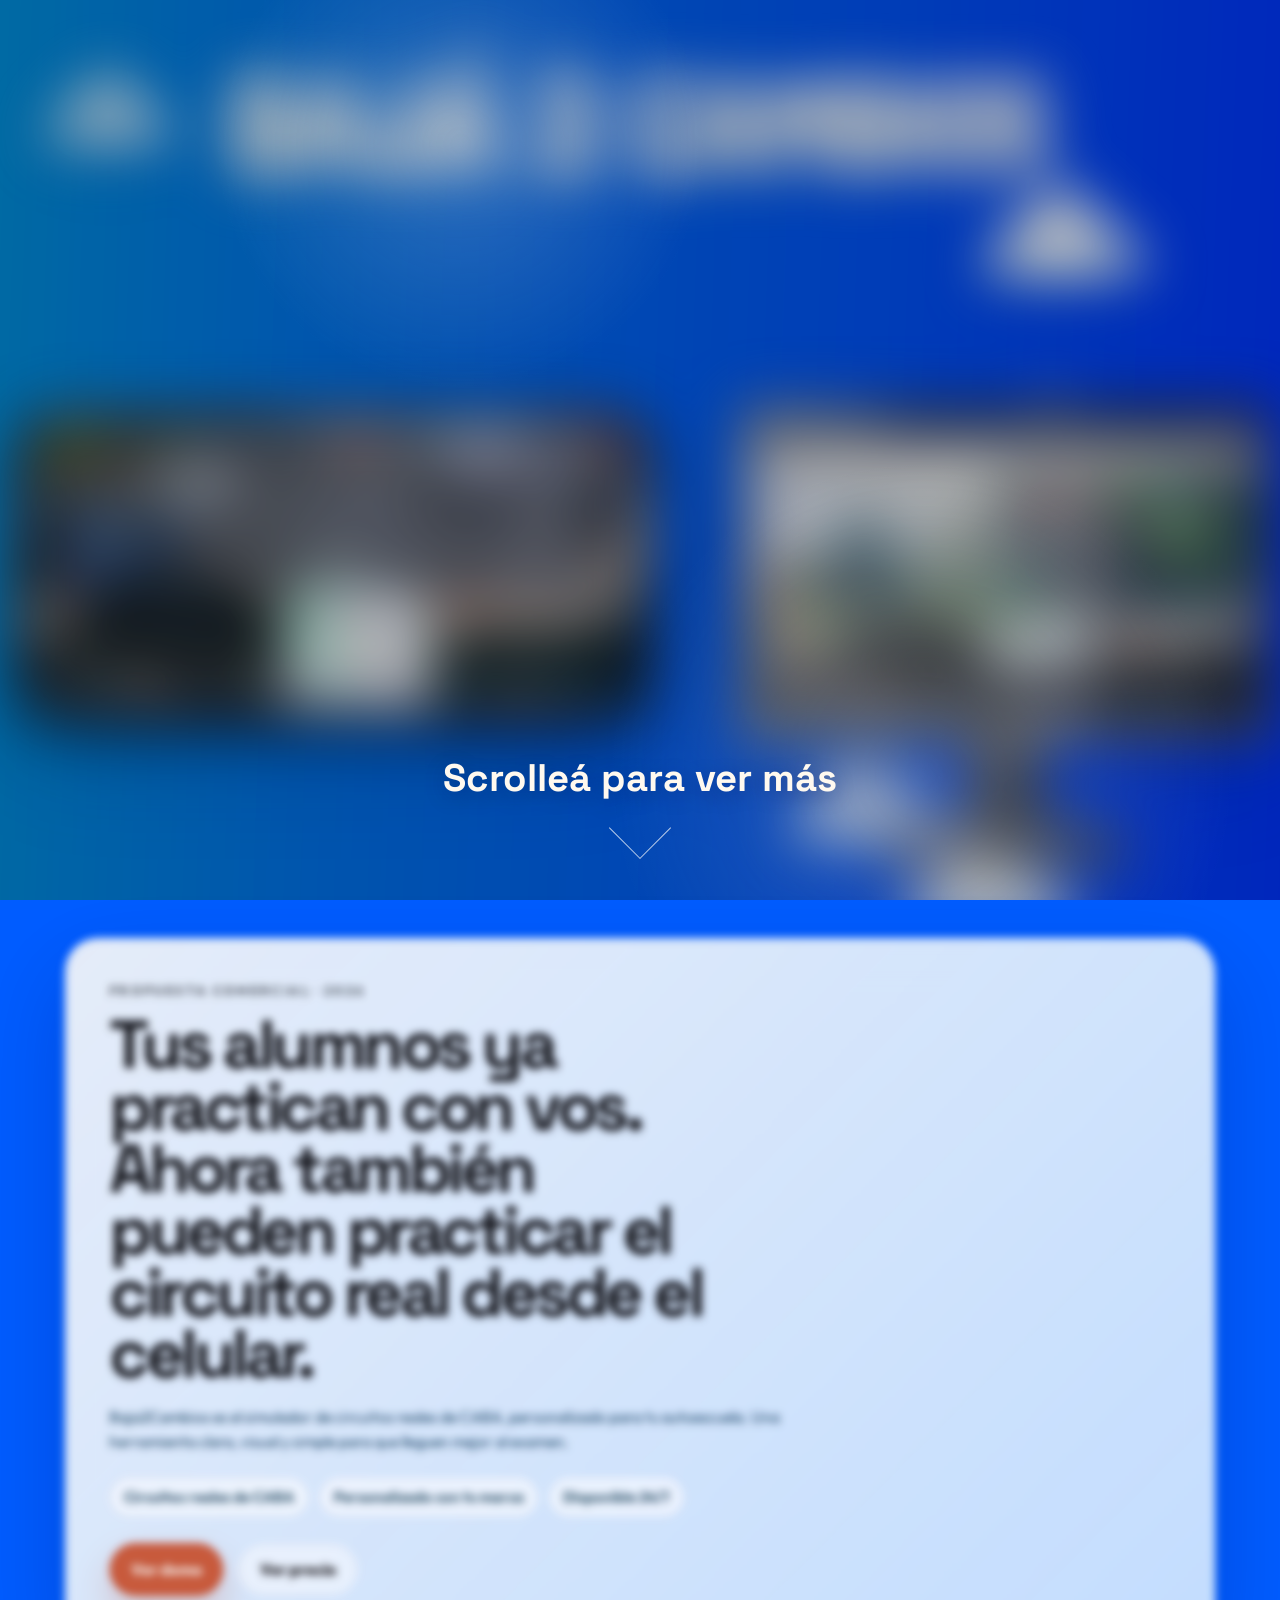
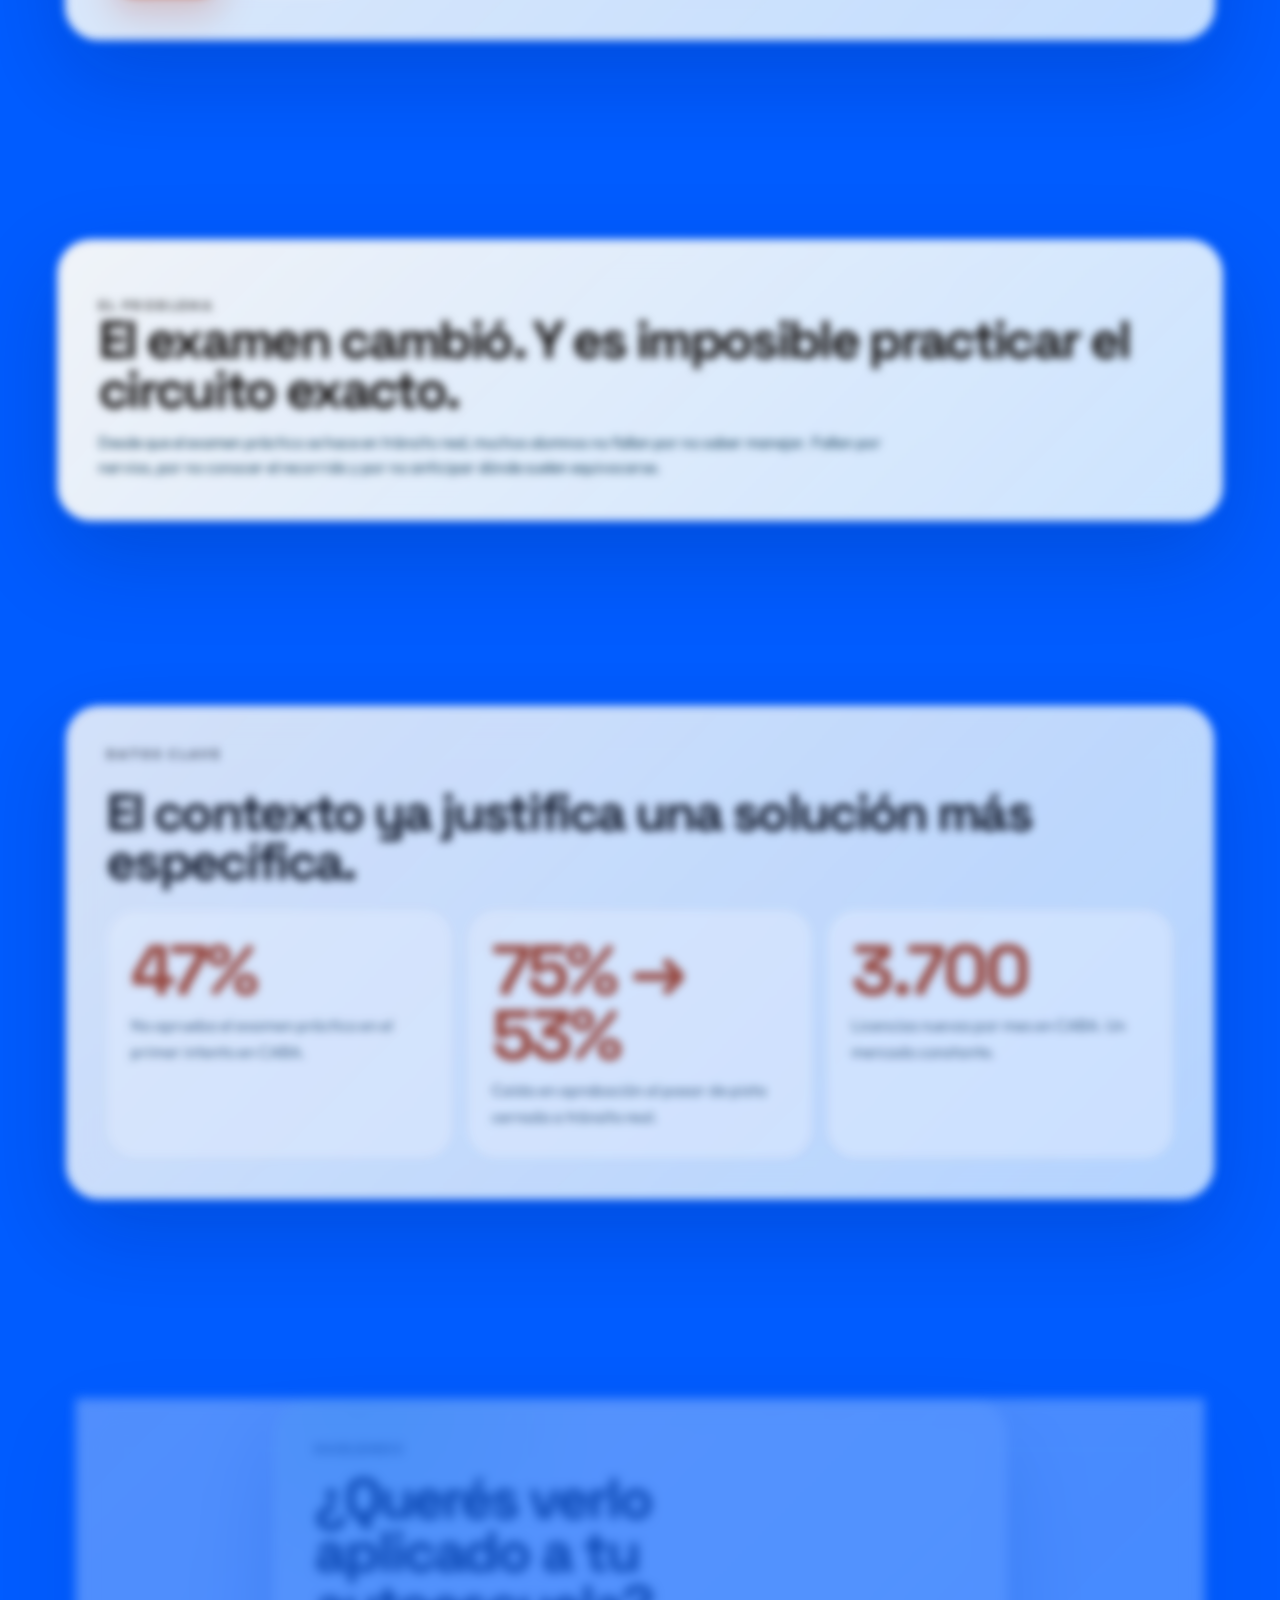
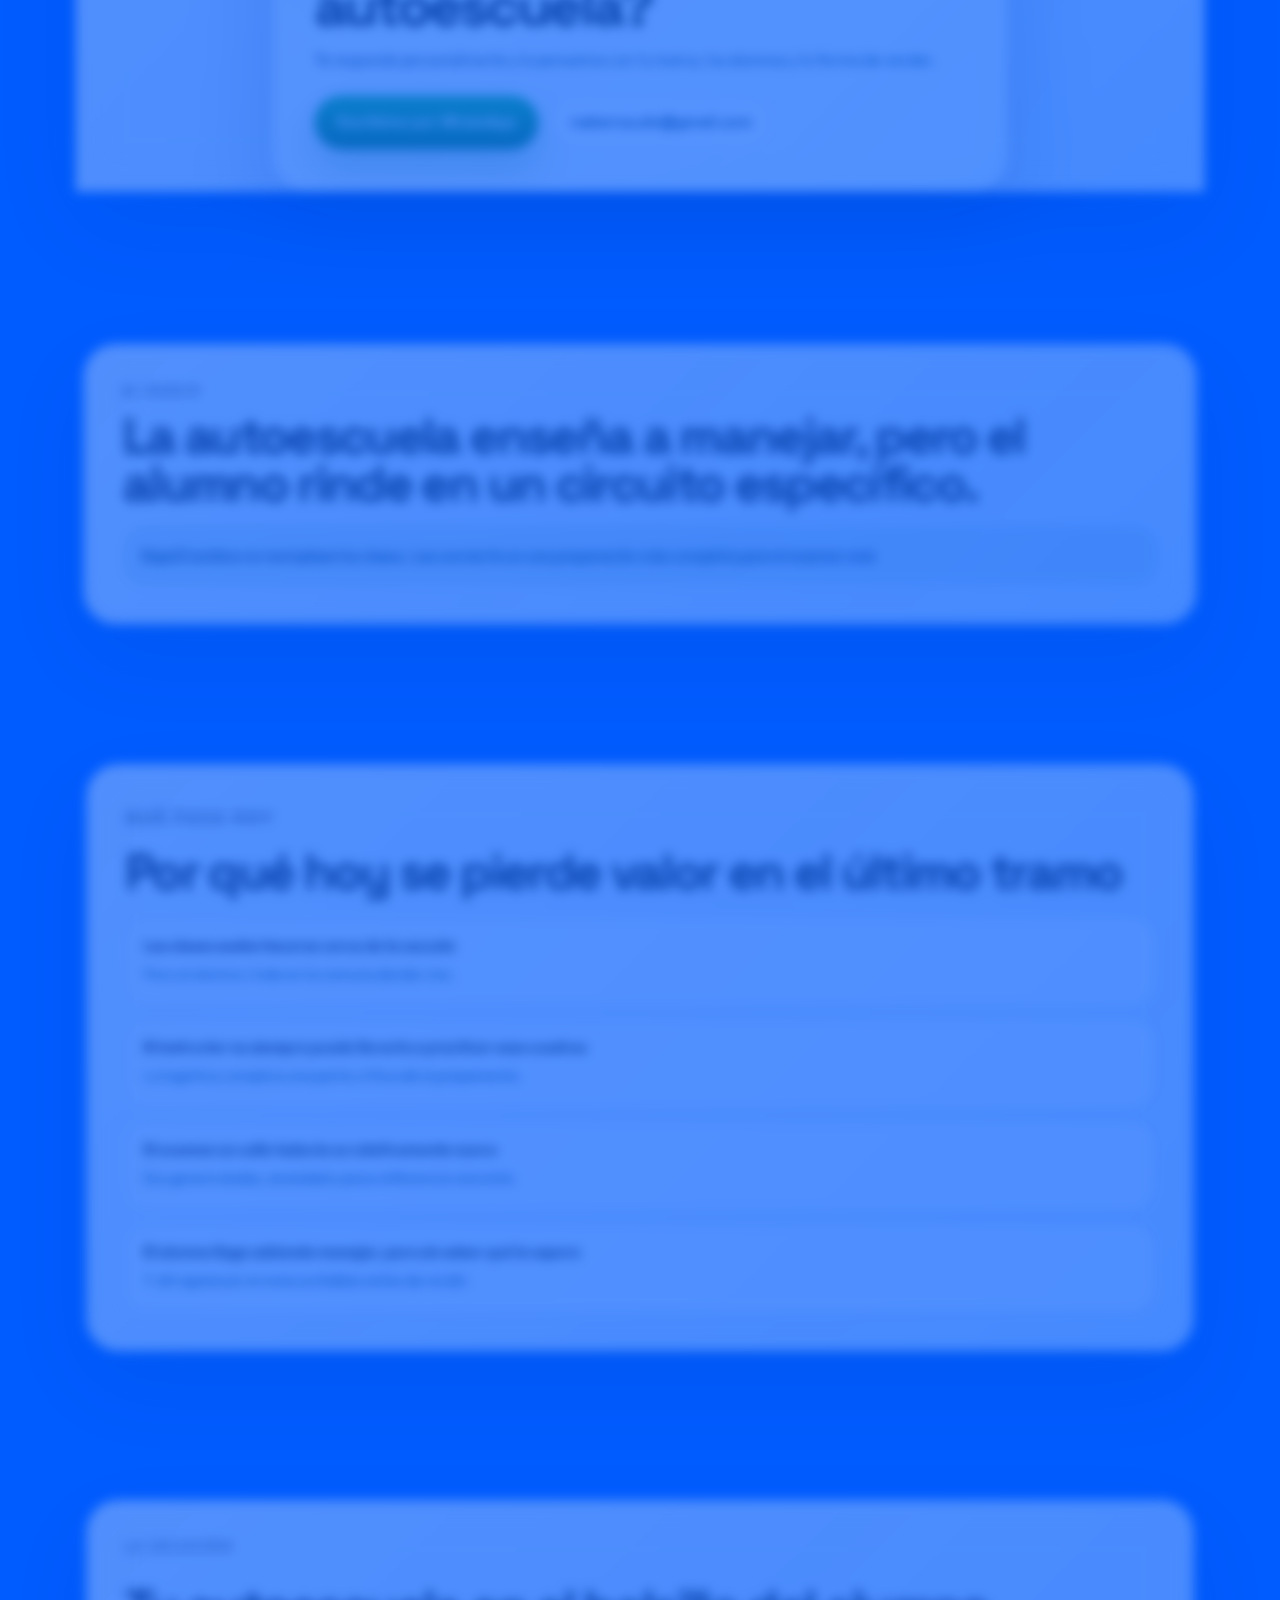
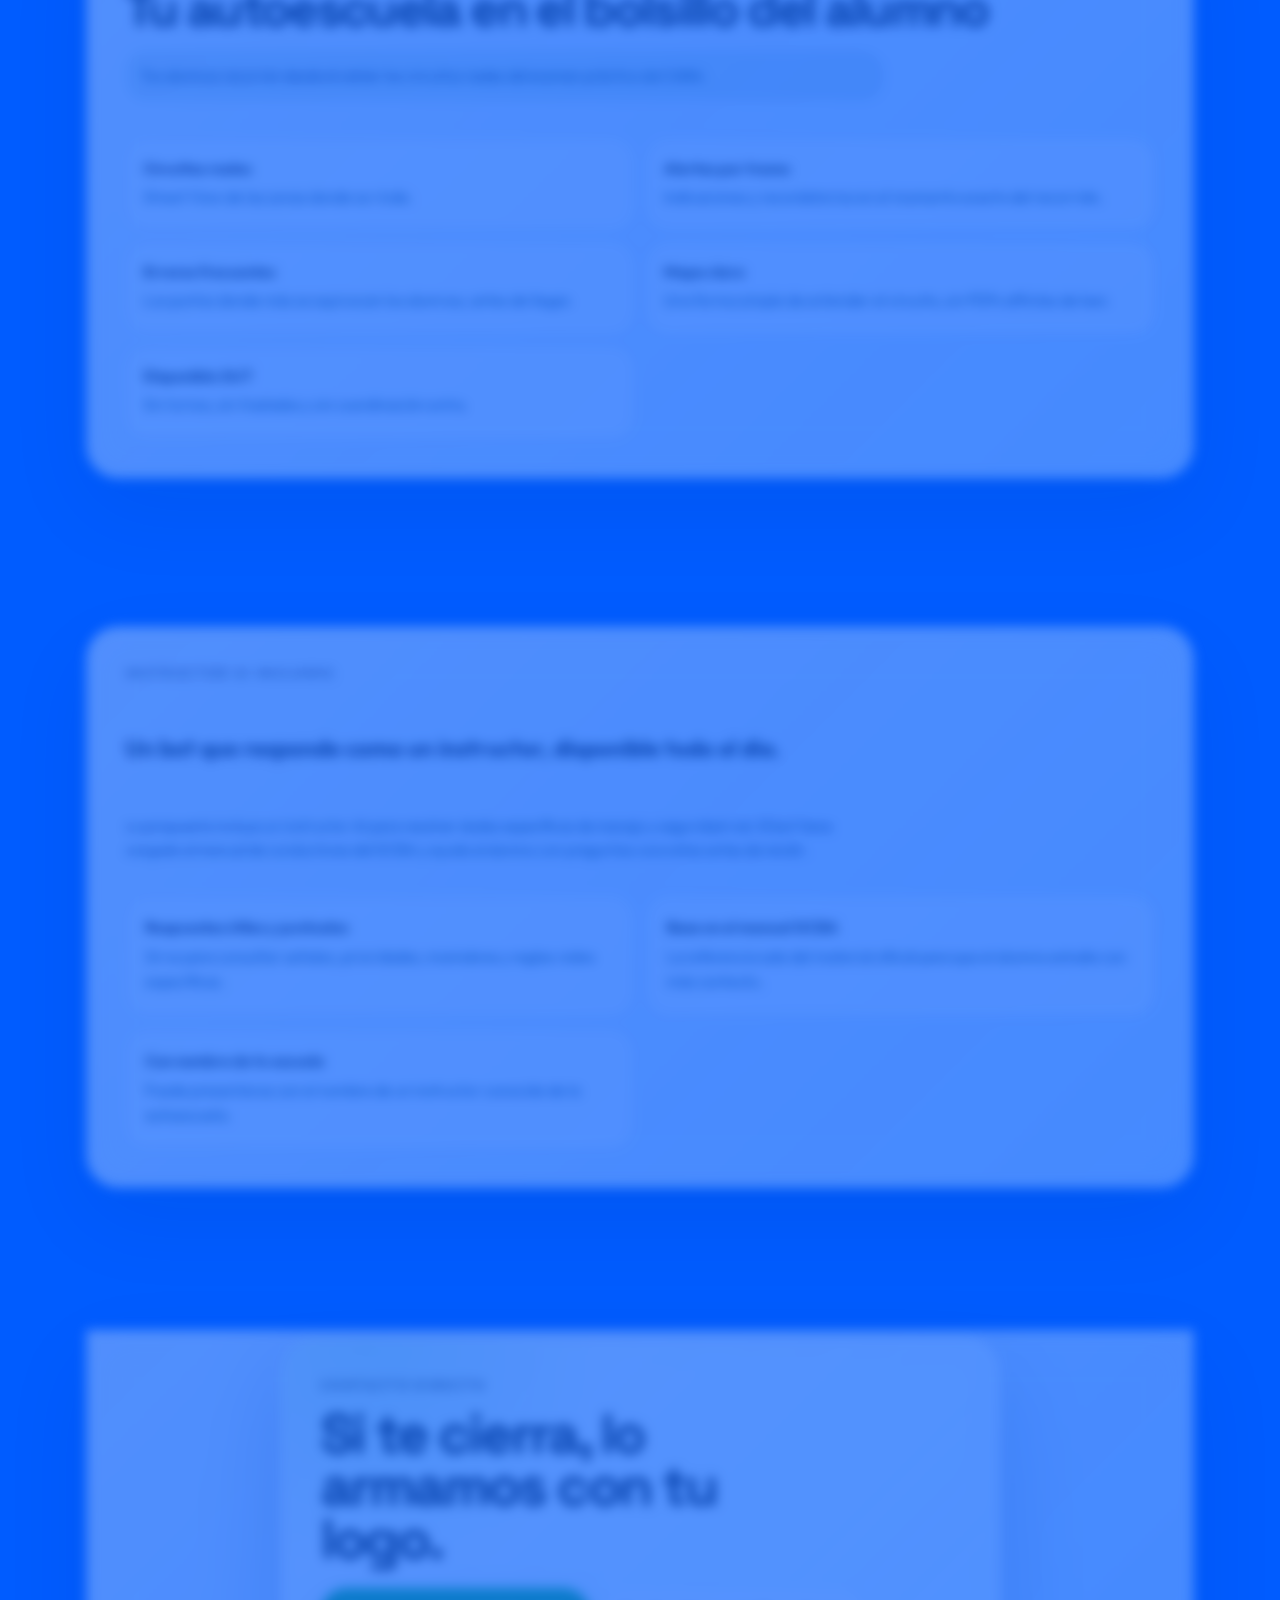
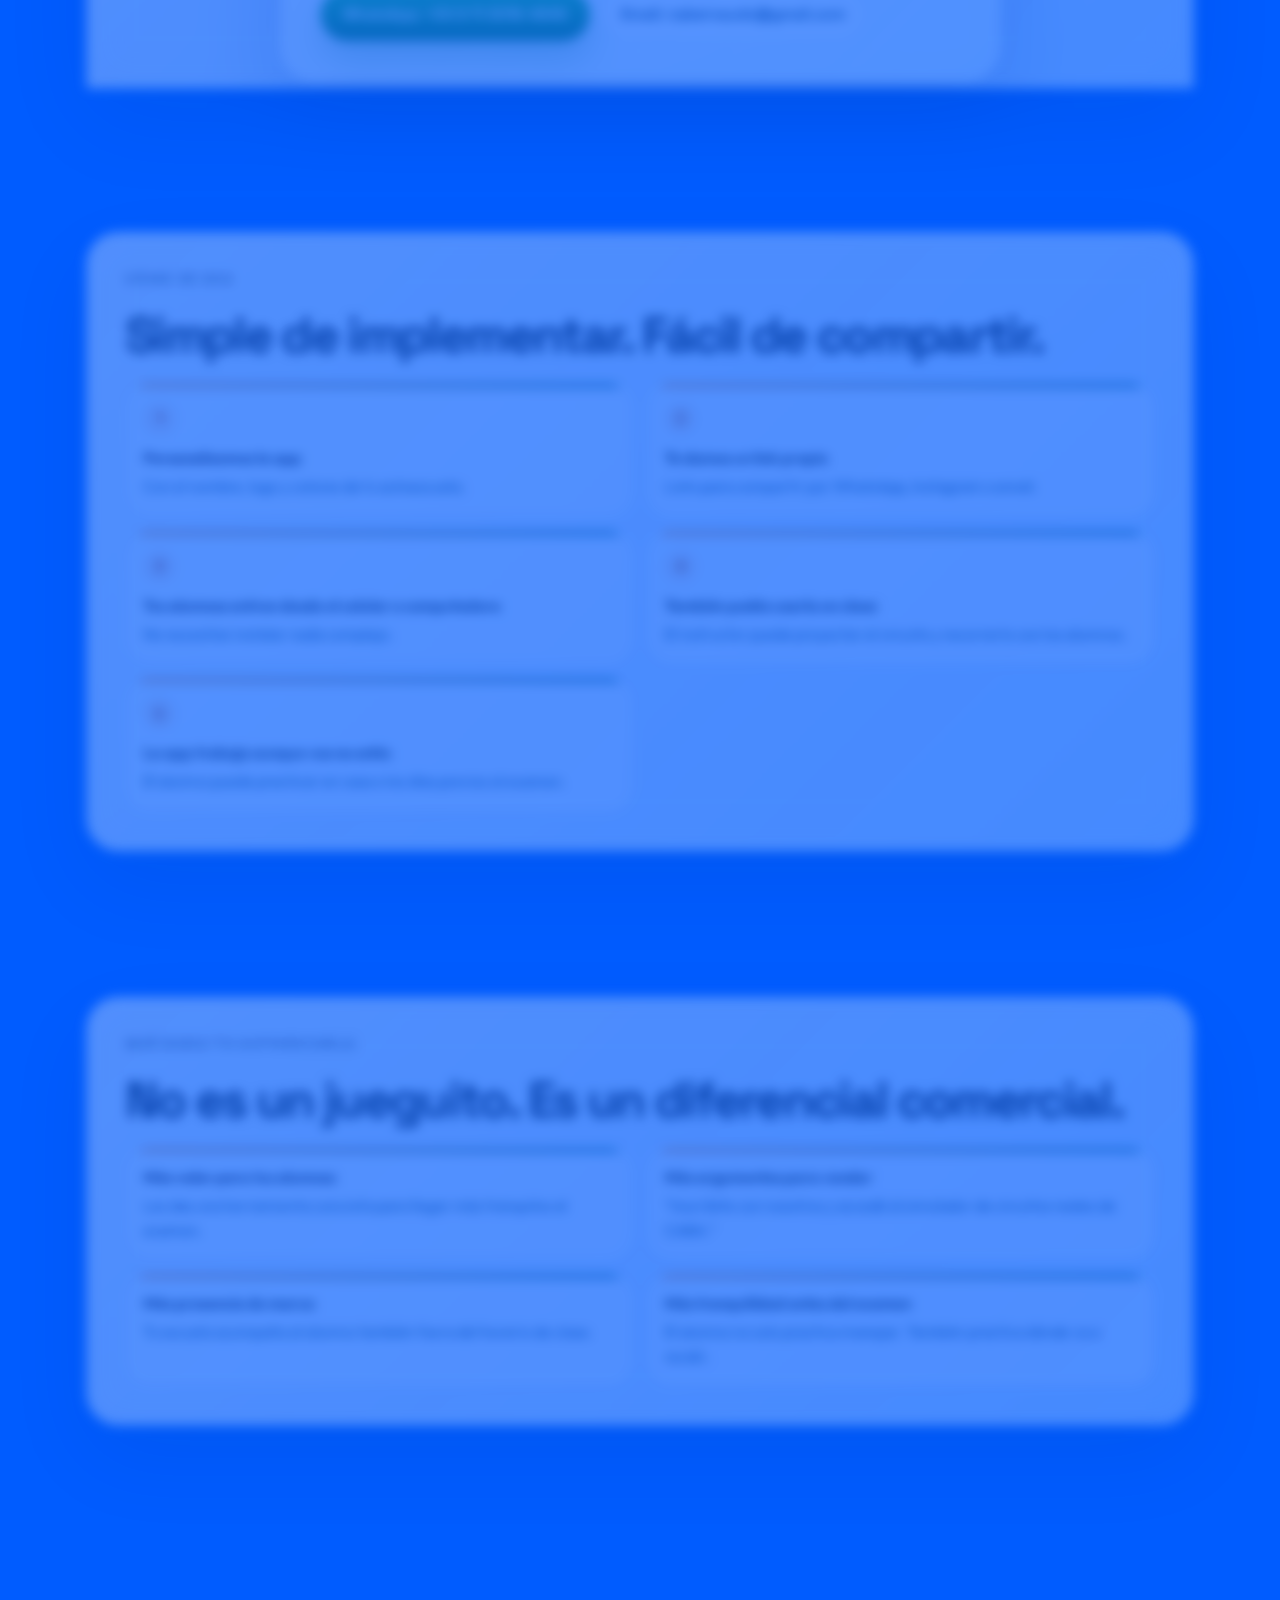
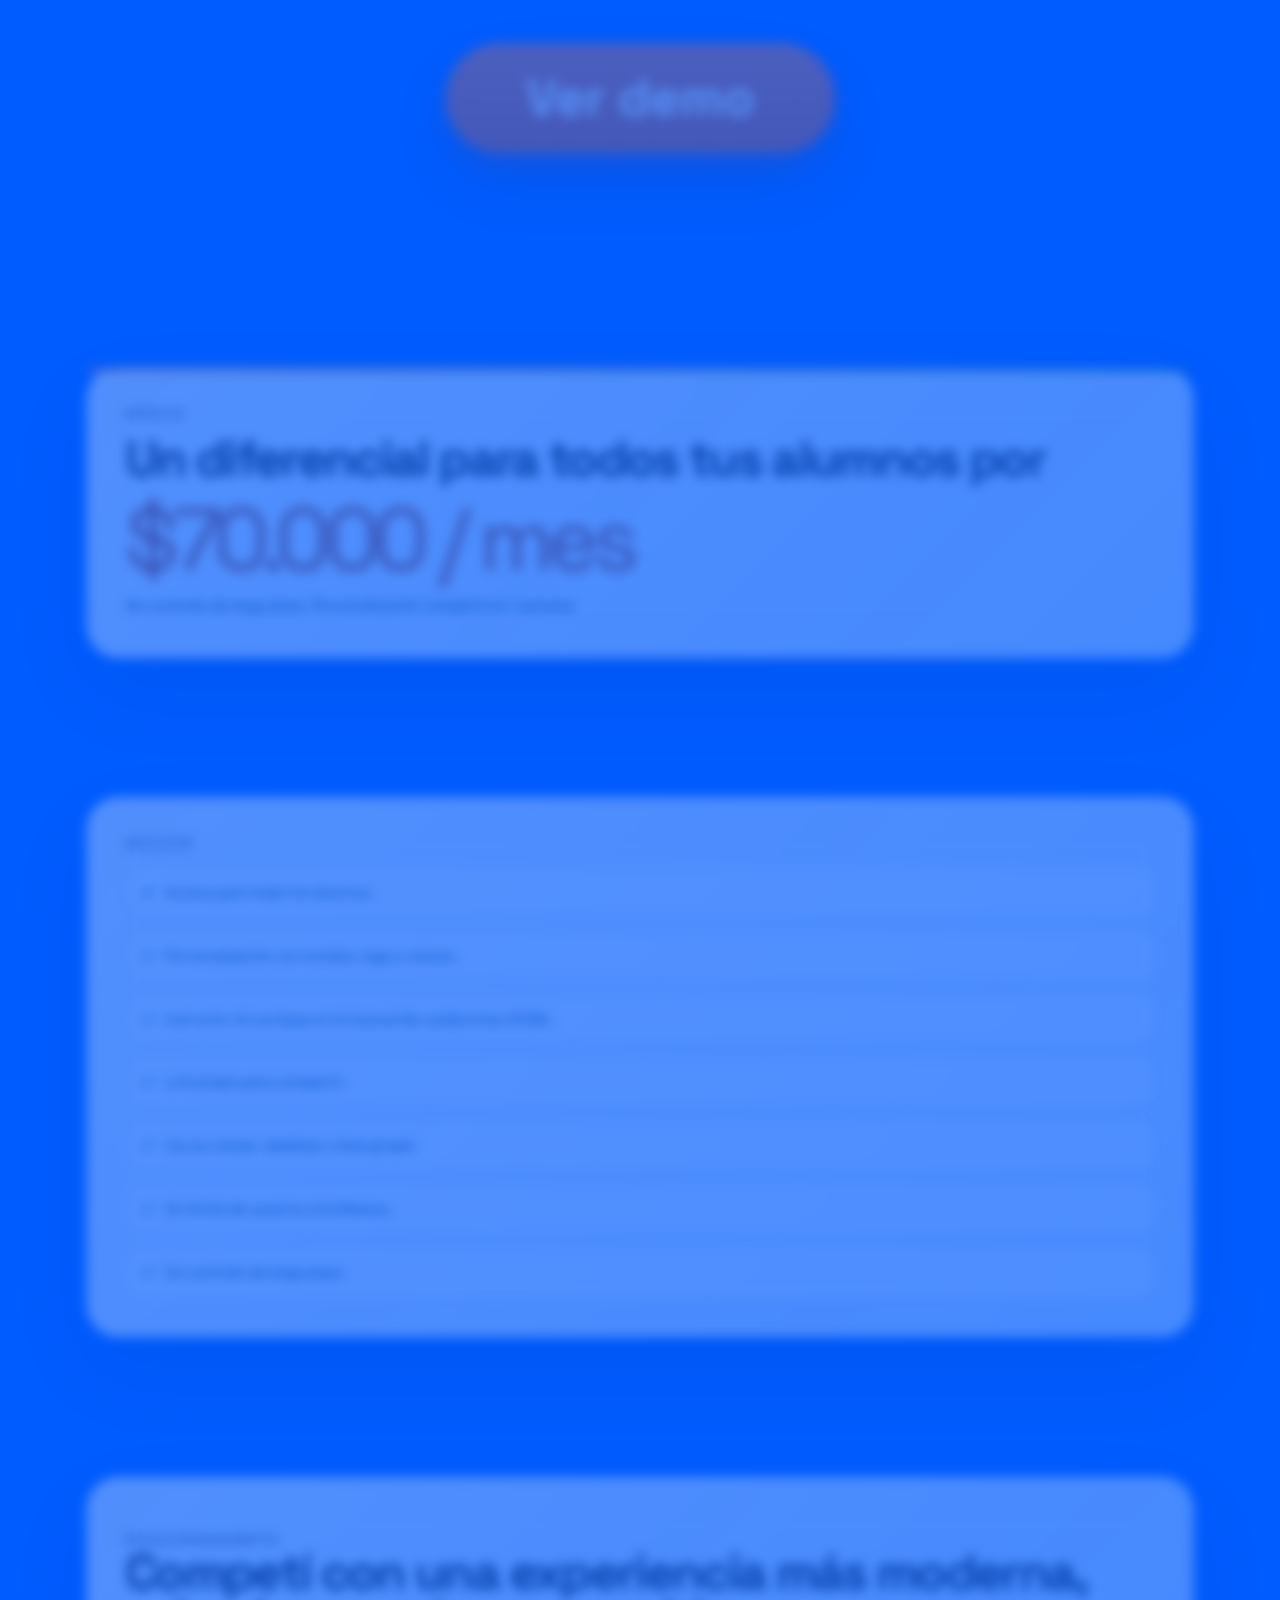
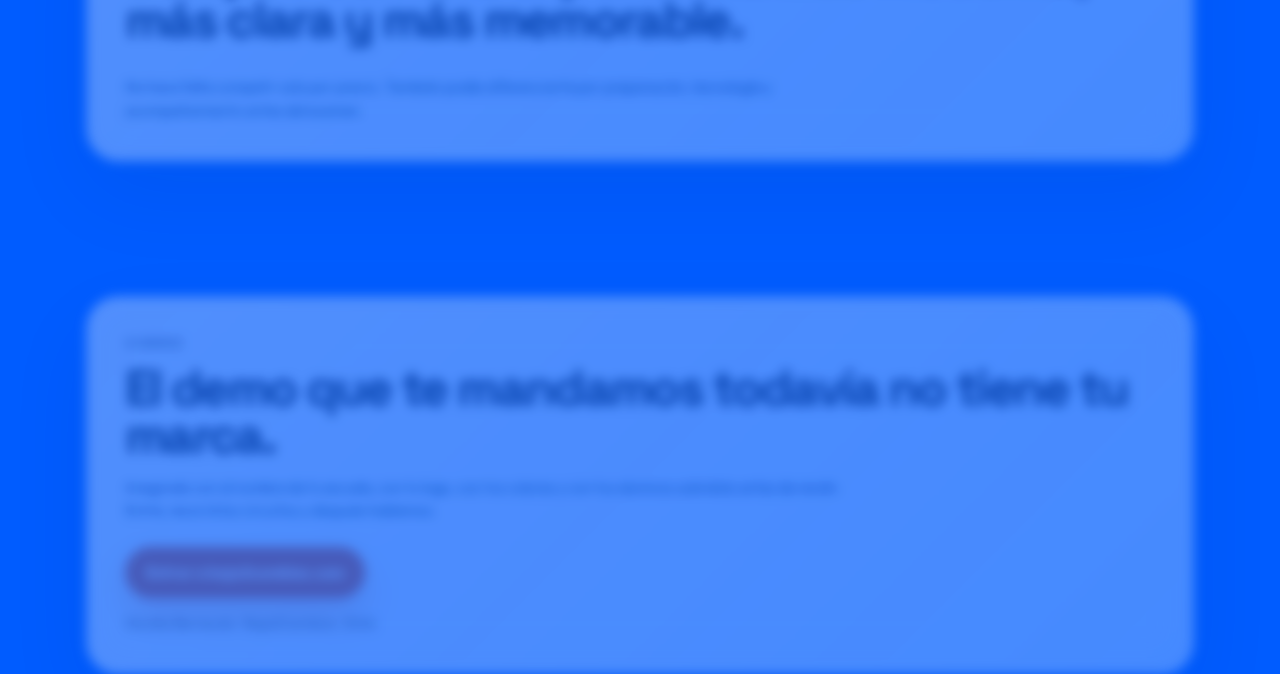
<file: propuesta-comercial-autoescuelas.html>
<!DOCTYPE html>
<html lang="es-AR">
  <head>
    <meta charset="UTF-8" />
    <meta name="viewport" content="width=device-width, initial-scale=1.0" />
    <title>Propuesta comercial para autoescuelas | Bajá 2 Cambios</title>
    <meta
      name="description"
      content="Una propuesta comercial visual para autoescuelas: simulador de circuitos reales de CABA, marca personalizada y un diferencial concreto para tus alumnos."
    />
    <link rel="preconnect" href="https://fonts.googleapis.com" />
    <link rel="preconnect" href="https://fonts.gstatic.com" crossorigin />
    <link
      href="https://fonts.googleapis.com/css2?family=Outfit:wght@400;500;600;700;800&family=Space+Grotesk:wght@500;700&display=swap"
      rel="stylesheet"
    />
    <link rel="stylesheet" href="./seo-landings.css?v=20260514b" />
    <link rel="stylesheet" href="./propuesta-comercial-autoescuelas.css?v=20260514b" />
  </head>
  <body class="seo-page--autoescuelas proposal-parallax-page">
    <div class="proposal-scene" aria-hidden="true">
      <div class="proposal-sky"></div>
      <div class="proposal-scene-focus">
        <img class="proposal-logo" src="./assets/proposal/logo.png" alt="" />
        <img class="proposal-device proposal-device--phone" src="./assets/proposal/phone.png" alt="" />
        <img class="proposal-device proposal-device--desktop" src="./assets/proposal/desktop.png" alt="" />

        <div class="proposal-cloud-layer proposal-cloud-layer--intro">
          <img class="proposal-cloud proposal-cloud--one" src="./assets/proposal/cloud.png" alt="" />
          <img class="proposal-cloud proposal-cloud--two" src="./assets/proposal/cloud.png" alt="" />
          <img class="proposal-cloud proposal-cloud--three" src="./assets/proposal/cloud.png" alt="" />
          <img class="proposal-cloud proposal-cloud--four" src="./assets/proposal/cloud.png" alt="" />
        </div>

        <div class="proposal-cloud-layer proposal-cloud-layer--incoming">
          <img class="proposal-cloud proposal-cloud--five" src="./assets/proposal/cloud.png" alt="" />
          <img class="proposal-cloud proposal-cloud--six" src="./assets/proposal/cloud.png" alt="" />
          <img class="proposal-cloud proposal-cloud--seven" src="./assets/proposal/cloud.png" alt="" />
          <img class="proposal-cloud proposal-cloud--eight" src="./assets/proposal/cloud.png" alt="" />
        </div>
      </div>
      <div class="proposal-background-wash"></div>
    </div>

    <main class="proposal-experience">
      <section class="proposal-opening" aria-label="Bajá 2 Cambios para autoescuelas">
        <div class="proposal-scroll-cue">
          <span>Scrolleá para ver más</span>
          <span class="proposal-scroll-arrow"></span>
        </div>
      </section>

      <section class="proposal-card-flow" aria-label="Propuesta comercial 2026">
          <article class="seo-card proposal-hero-card proposal-block">
            <p class="seo-kicker">Propuesta comercial · 2026</p>
            <h1>Tus alumnos ya practican con vos. Ahora también pueden practicar el circuito real desde el celular.</h1>
            <p class="seo-lead">
              Baja2Cambios es el simulador de circuitos reales de CABA, personalizado para tu
              autoescuela. Una herramienta clara, visual y simple para que lleguen mejor al examen.
            </p>
            <div class="proposal-highlight-strip" aria-label="Puntos destacados">
              <span>Circuitos reales de CABA</span>
              <span>Personalizado con tu marca</span>
              <span>Disponible 24/7</span>
            </div>
            <div class="seo-cta-row">
              <a class="seo-button" href="https://www.baja2cambios.com/">Ver demo</a>
              <a class="seo-button-secondary" href="#precio">Ver precio</a>
            </div>
          </article>

          <section class="proposal-proof-card proposal-block">
            <p class="seo-kicker">El problema</p>
            <h2>El examen cambió. Y es imposible practicar el circuito exacto.</h2>
            <p class="proposal-large-copy">
              Desde que el examen práctico se hace en tránsito real, muchos alumnos no fallan por
              no saber manejar. Fallan por nervios, por no conocer el recorrido y por no anticipar
              dónde suelen equivocarse.
            </p>
          </section>

          <section class="proposal-block proposal-stats-panel">
            <div class="proposal-section-head">
              <p class="seo-kicker">Datos clave</p>
              <h2>El contexto ya justifica una solución más específica.</h2>
            </div>
            <div class="proposal-stat-grid">
              <article>
                <strong>47%</strong>
                <span>No aprueba el examen práctico en el primer intento en CABA.</span>
              </article>
              <article>
                <strong>75% → 53%</strong>
                <span>Caída en aprobación al pasar de pista cerrada a tránsito real.</span>
              </article>
              <article>
                <strong>3.700</strong>
                <span>Licencias nuevas por mes en CABA. Un mercado constante.</span>
              </article>
            </div>
          </section>

          <section class="proposal-contact-break proposal-block" aria-label="Hablar por WhatsApp">
            <div class="proposal-contact-card">
              <p class="seo-kicker">Hablemos</p>
              <h2>¿Querés verlo aplicado a tu autoescuela?</h2>
              <p>Te respondo personalmente y lo pensamos con tu marca, tus alumnos y tu forma de vender.</p>
              <div class="proposal-contact-actions">
                <a
                  class="proposal-whatsapp-button"
                  href="https://wa.me/5491130184646?text=Hola%20Nico%2C%20vi%20la%20propuesta%20de%20Baja2Cambios%20para%20autoescuelas%20y%20quiero%20saber%20m%C3%A1s."
                  target="_blank"
                  rel="noopener"
                >
                  Escribime por WhatsApp
                </a>
                <a class="proposal-email-link" href="mailto:nabernaudo@gmail.com?subject=Baja2Cambios%20para%20autoescuelas">
                  nabernaudo@gmail.com
                </a>
              </div>
            </div>
          </section>

          <section class="proposal-band proposal-block">
            <div class="proposal-band-copy">
              <p class="seo-kicker">El hueco</p>
              <h2>La autoescuela enseña a manejar, pero el alumno rinde en un circuito específico.</h2>
            </div>
            <div class="proposal-band-note">
              Baja2Cambios no reemplaza tus clases. Las convierte en una preparación más completa
              para el examen real.
            </div>
          </section>

          <section class="seo-article proposal-problem proposal-block">
            <p class="seo-kicker">Qué pasa hoy</p>
            <h2>Por qué hoy se pierde valor en el último tramo</h2>
            <div class="proposal-list">
              <div class="proposal-list-item">
                <strong>Las clases suelen hacerse cerca de la escuela</strong>
                <span>Pero el alumno rinde en la comuna donde vive.</span>
              </div>
              <div class="proposal-list-item">
                <strong>El instructor no siempre puede llevarlo a practicar esas cuadras</strong>
                <span>La logística complica una parte crítica de la preparación.</span>
              </div>
              <div class="proposal-list-item">
                <strong>El examen en calle todavía es relativamente nuevo</strong>
                <span>Eso genera dudas, ansiedad y poca referencia concreta.</span>
              </div>
              <div class="proposal-list-item">
                <strong>El alumno llega sabiendo manejar, pero sin saber qué le espera</strong>
                <span>Y ahí aparecen errores evitables antes de rendir.</span>
              </div>
            </div>
          </section>

          <section class="seo-aside proposal-solution-card proposal-block">
            <p class="seo-kicker">La solución</p>
            <h2>Tu autoescuela en el bolsillo del alumno</h2>
            <p class="seo-note proposal-large-copy">
              Tus alumnos recorren desde el celular los circuitos reales del examen práctico de
              CABA.
            </p>
            <div class="proposal-feature-stack">
              <article>
                <strong>Circuitos reales</strong>
                <span>Street View de las zonas donde se rinde.</span>
              </article>
              <article>
                <strong>Alertas por tramo</strong>
                <span>Indicaciones y recordatorios en el momento exacto del recorrido.</span>
              </article>
              <article>
                <strong>Errores frecuentes</strong>
                <span>Los puntos donde más se equivocan los alumnos, antes de llegar.</span>
              </article>
              <article>
                <strong>Mapa claro</strong>
                <span>Una forma simple de entender el circuito, sin PDFs difíciles de leer.</span>
              </article>
              <article>
                <strong>Disponible 24/7</strong>
                <span>Sin turnos, sin traslados y sin coordinación extra.</span>
              </article>
            </div>
          </section>

          <section class="proposal-ai-card proposal-block">
            <p class="seo-kicker">Instructor AI incluido</p>
            <h2>Un bot que responde como un instructor, disponible todo el día.</h2>
            <p class="proposal-large-copy">
              La propuesta incluye un instructor AI para resolver dudas específicas de manejo y
              seguridad vial. El bot tiene cargado el manual de conductores del GCBA y ayuda al
              alumno con preguntas concretas antes de rendir.
            </p>
            <div class="proposal-ai-grid">
              <article>
                <strong>Respuestas útiles y puntuales</strong>
                <span>Sirve para consultar señales, prioridades, maniobras y reglas viales específicas.</span>
              </article>
              <article>
                <strong>Base en el manual GCBA</strong>
                <span>La referencia sale del material oficial para que el alumno estudie con más contexto.</span>
              </article>
              <article>
                <strong>Con nombre de tu escuela</strong>
                <span>Puede presentarse con el nombre de un instructor conocido de la autoescuela.</span>
              </article>
            </div>
          </section>

          <section class="proposal-contact-break proposal-contact-break--simple proposal-block" aria-label="Contacto comercial">
            <div class="proposal-contact-card">
              <p class="seo-kicker">Contacto directo</p>
              <h2>Si te cierra, lo armamos con tu logo.</h2>
              <div class="proposal-contact-actions">
                <a
                  class="proposal-whatsapp-button"
                  href="https://wa.me/5491130184646?text=Hola%20Nico%2C%20quiero%20adaptar%20Baja2Cambios%20a%20mi%20autoescuela."
                  target="_blank"
                  rel="noopener"
                >
                  WhatsApp: +54 9 11 3018-4646
                </a>
                <a class="proposal-email-link" href="mailto:nabernaudo@gmail.com?subject=Quiero%20Baja2Cambios%20para%20mi%20autoescuela">
                  Email: nabernaudo@gmail.com
                </a>
              </div>
            </div>
          </section>

          <section class="proposal-steps-panel proposal-block">
            <div class="proposal-section-head">
              <p class="seo-kicker">Cómo se usa</p>
              <h2>Simple de implementar. Fácil de compartir.</h2>
            </div>
            <div class="proposal-steps-grid">
              <article class="proposal-step-card">
                <span class="proposal-step-index">1</span>
                <strong>Personalizamos la app</strong>
                <p>Con el nombre, logo y colores de tu autoescuela.</p>
              </article>
              <article class="proposal-step-card">
                <span class="proposal-step-index">2</span>
                <strong>Te damos un link propio</strong>
                <p>Listo para compartir por WhatsApp, Instagram o email.</p>
              </article>
              <article class="proposal-step-card">
                <span class="proposal-step-index">3</span>
                <strong>Tus alumnos entran desde el celular o computadora</strong>
                <p>No necesitan instalar nada complejo.</p>
              </article>
              <article class="proposal-step-card">
                <span class="proposal-step-index">4</span>
                <strong>También podés usarla en clase</strong>
                <p>El instructor puede proyectar el circuito y recorrerlo con los alumnos.</p>
              </article>
              <article class="proposal-step-card">
                <span class="proposal-step-index">5</span>
                <strong>La app trabaja aunque vos no estés</strong>
                <p>El alumno puede practicar en casa o los días previos al examen.</p>
              </article>
            </div>
          </section>

          <section class="proposal-benefits-panel proposal-block">
            <div class="proposal-section-head">
              <p class="seo-kicker">Qué gana tu autoescuela</p>
              <h2>No es un jueguito. Es un diferencial comercial.</h2>
            </div>
            <div class="proposal-benefits-grid">
              <article class="proposal-benefit-card">
                <strong>Más valor para tus alumnos</strong>
                <p>Les das una herramienta concreta para llegar más tranquilos al examen.</p>
              </article>
              <article class="proposal-benefit-card">
                <strong>Más argumentos para vender</strong>
                <p>“Inscribite con nosotros y accedé al simulador de circuitos reales de CABA.”</p>
              </article>
              <article class="proposal-benefit-card">
                <strong>Más presencia de marca</strong>
                <p>Tu escuela acompaña al alumno también fuera del horario de clase.</p>
              </article>
              <article class="proposal-benefit-card">
                <strong>Más tranquilidad antes del examen</strong>
                <p>El alumno no solo practica manejar. También practica dónde va a rendir.</p>
              </article>
            </div>
          </section>

          <section class="proposal-demo-break proposal-block" aria-label="Probar demo">
            <a class="proposal-big-demo" href="https://www.baja2cambios.com/">Ver demo</a>
          </section>

          <section class="proposal-price-card proposal-block" id="precio">
            <p class="seo-kicker">Precio</p>
            <h2>Un diferencial para todos tus alumnos por</h2>
            <div class="proposal-price-big">$70.000 / mes</div>
            <p class="proposal-price-note">Sin contrato de largo plazo. Personalización completa en 1 semana.</p>
          </section>

          <section class="proposal-includes-card proposal-block">
            <p class="seo-kicker">Incluye</p>
            <ul class="proposal-includes-list">
              <li>Acceso para todos tus alumnos.</li>
              <li>Personalización con nombre, logo y colores.</li>
              <li>Instructor AI con base en el manual de conductores GCBA.</li>
              <li>Link propio para compartir.</li>
              <li>Uso en celular, desktop o clase grupal.</li>
              <li>Sin límite de usuarios simultáneos.</li>
              <li>Sin contrato de largo plazo.</li>
            </ul>
          </section>

          <section class="proposal-contrast-card proposal-block">
            <div>
            <p class="seo-kicker">Posicionamiento</p>
              <h2>Competí con una experiencia más moderna, más clara y más memorable.</h2>
            </div>
            <p class="proposal-large-copy">
              No hace falta competir solo por precio. También podés diferenciarte por preparación,
              tecnología y acompañamiento antes del examen.
            </p>
          </section>

          <section class="seo-card proposal-footer proposal-block">
            <p class="seo-kicker">Cierre</p>
            <h2>El demo que te mandamos todavía no tiene tu marca.</h2>
            <p class="proposal-large-copy">
              Imaginalo con el nombre de tu escuela, con tu logo, con tus colores y con tus alumnos
              usándolo antes de rendir. Entrá, recorré los circuitos y después hablamos.
            </p>
            <div class="seo-cta-row">
              <a class="seo-button" href="https://www.baja2cambios.com/">Entrar a baja2cambios.com</a>
            </div>
            <p class="proposal-signoff">Nicolás Bernaudo · Baja2Cambios · 2026</p>
          </section>
      </section>
    </main>

    <script src="./propuesta-comercial-autoescuelas.js?v=20260514b" defer></script>
  </body>
</html>
</file>
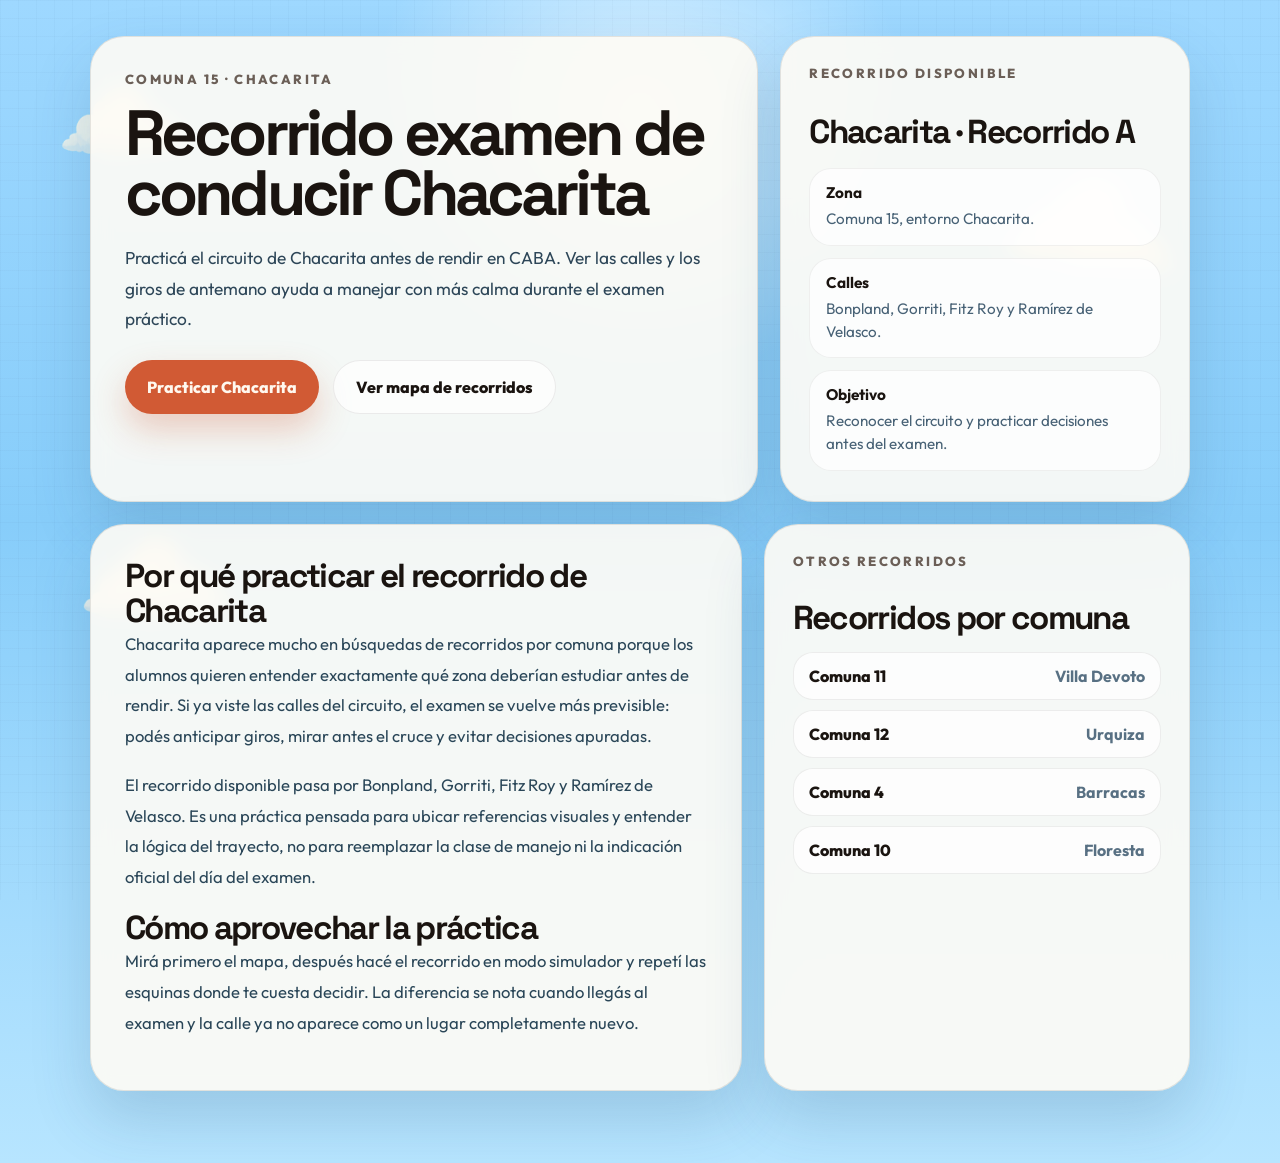
<file: recorrido-examen-conducir-chacarita.html>
<!DOCTYPE html>
<html lang="es-AR">
  <head>
    <meta charset="UTF-8" />
    <meta name="viewport" content="width=device-width, initial-scale=1.0" />
    <title>Recorrido examen de conducir Chacarita | Comuna 15 CABA</title>
    <meta
      name="description"
      content="Practicá el recorrido del examen de conducir en Chacarita, Comuna 15. Mirá calles, giros y referencias antes del práctico en CABA."
    />
    <link rel="canonical" href="https://www.baja2cambios.com/recorrido-examen-conducir-chacarita.html" />
    <link rel="preconnect" href="https://fonts.googleapis.com" />
    <link rel="preconnect" href="https://fonts.gstatic.com" crossorigin />
    <link
      href="https://fonts.googleapis.com/css2?family=Outfit:wght@400;500;600;700;800&family=Space+Grotesk:wght@500;700&display=swap"
      rel="stylesheet"
    />
    <link rel="stylesheet" href="./seo-landings.css" />
  </head>
  <body>
    <div class="seo-page">
      <div class="seo-cloud seo-cloud--1"><img src="./assets/home/cloud-2.png" alt="" /></div>
      <div class="seo-cloud seo-cloud--2"><img src="./assets/home/cloud-5.png" alt="" /></div>
      <div class="seo-cloud seo-cloud--3"><img src="./assets/home/cloud-7.png" alt="" /></div>
      <main class="seo-shell">
        <section class="seo-hero">
          <article class="seo-card">
            <p class="seo-kicker">Comuna 15 · Chacarita</p>
            <h1>Recorrido examen de conducir Chacarita</h1>
            <p class="seo-lead">
              Practicá el circuito de Chacarita antes de rendir en CABA. Ver las calles y los giros
              de antemano ayuda a manejar con más calma durante el examen práctico.
            </p>
            <div class="seo-cta-row">
              <a class="seo-button" href="./index.html?view=practice&circuit=chacarita-comuna15-a">Practicar Chacarita</a>
              <a class="seo-button-secondary" href="./mapas-recorridos.html">Ver mapa de recorridos</a>
            </div>
          </article>
          <aside class="seo-summary">
            <p class="seo-kicker">Recorrido disponible</p>
            <h2>Chacarita · Recorrido A</h2>
            <ul class="seo-bullets">
              <li><strong>Zona</strong><span>Comuna 15, entorno Chacarita.</span></li>
              <li><strong>Calles</strong><span>Bonpland, Gorriti, Fitz Roy y Ramírez de Velasco.</span></li>
              <li><strong>Objetivo</strong><span>Reconocer el circuito y practicar decisiones antes del examen.</span></li>
            </ul>
          </aside>
        </section>
        <section class="seo-grid">
          <article class="seo-article">
            <h2>Por qué practicar el recorrido de Chacarita</h2>
            <p>
              Chacarita aparece mucho en búsquedas de recorridos por comuna porque los alumnos quieren
              entender exactamente qué zona deberían estudiar antes de rendir. Si ya viste las calles
              del circuito, el examen se vuelve más previsible: podés anticipar giros, mirar antes el
              cruce y evitar decisiones apuradas.
            </p>
            <p>
              El recorrido disponible pasa por Bonpland, Gorriti, Fitz Roy y Ramírez de Velasco. Es
              una práctica pensada para ubicar referencias visuales y entender la lógica del trayecto,
              no para reemplazar la clase de manejo ni la indicación oficial del día del examen.
            </p>
            <h2>Cómo aprovechar la práctica</h2>
            <p>
              Mirá primero el mapa, después hacé el recorrido en modo simulador y repetí las esquinas
              donde te cuesta decidir. La diferencia se nota cuando llegás al examen y la calle ya no
              aparece como un lugar completamente nuevo.
            </p>
          </article>
          <aside class="seo-aside">
            <p class="seo-kicker">Otros recorridos</p>
            <h2>Recorridos por comuna</h2>
            <nav class="seo-route-links" aria-label="Recorridos del examen por comuna">
              <a href="./recorrido-examen-conducir-comuna-11.html">Comuna 11 <span>Villa Devoto</span></a>
              <a href="./recorrido-examen-conducir-comuna-12.html">Comuna 12 <span>Urquiza</span></a>
              <a href="./recorrido-examen-conducir-comuna-4.html">Comuna 4 <span>Barracas</span></a>
              <a href="./recorrido-examen-conducir-comuna-10.html">Comuna 10 <span>Floresta</span></a>
            </nav>
          </aside>
        </section>
      </main>
    </div>
  </body>
</html>
</file>
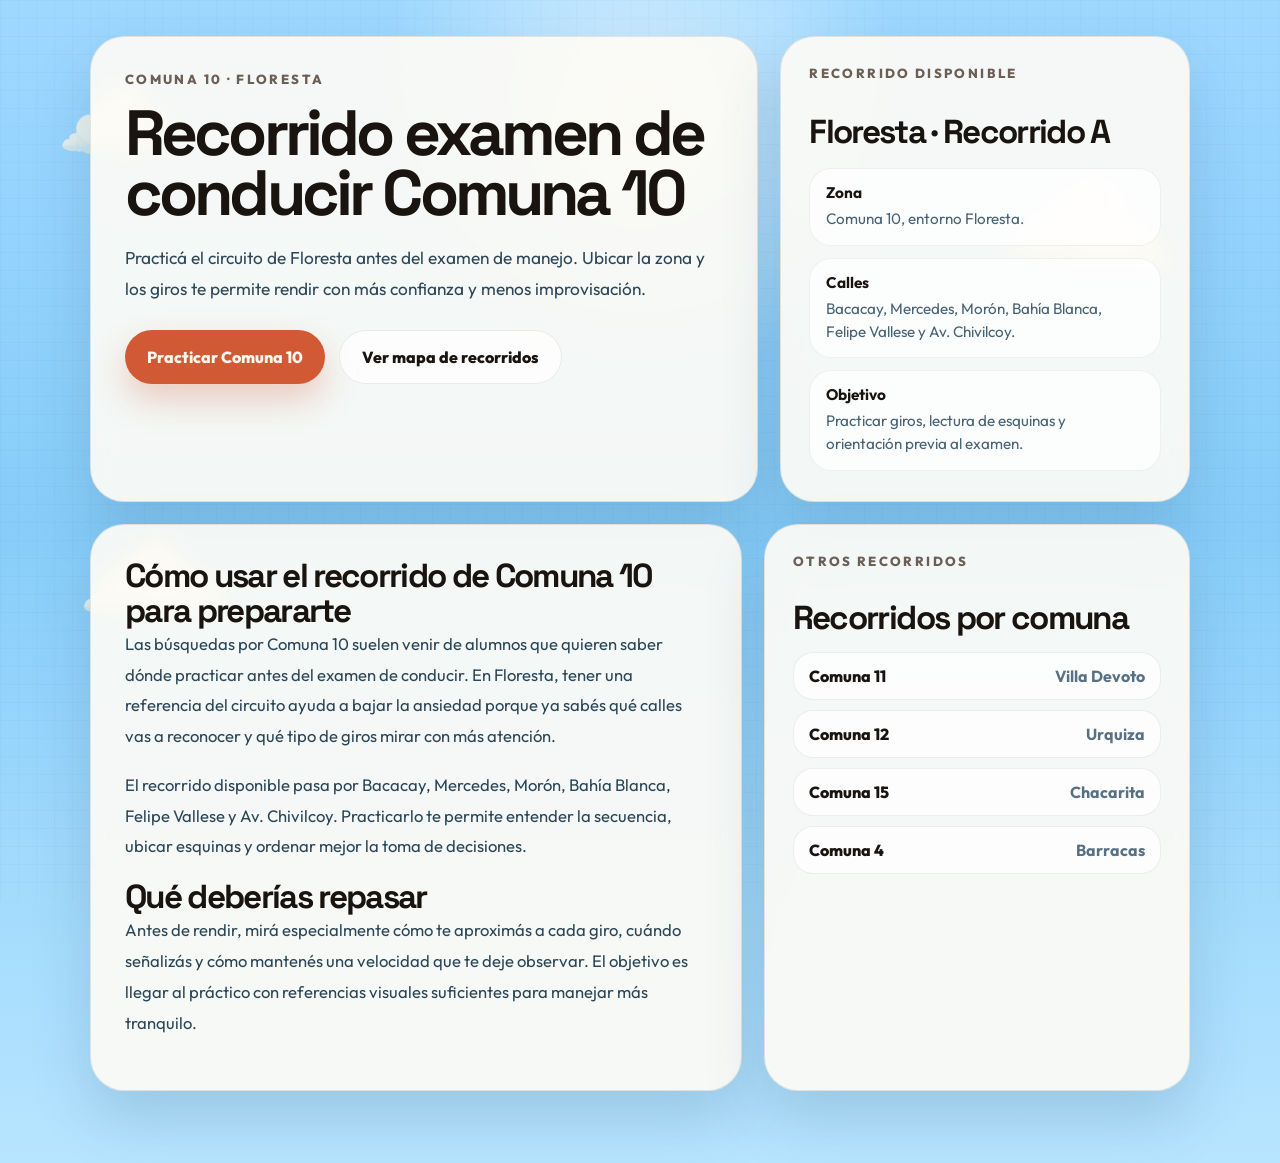
<file: recorrido-examen-conducir-comuna-10.html>
<!DOCTYPE html>
<html lang="es-AR">
  <head>
    <meta charset="UTF-8" />
    <meta name="viewport" content="width=device-width, initial-scale=1.0" />
    <title>Recorrido examen de conducir Comuna 10 | Floresta CABA</title>
    <meta
      name="description"
      content="Practicá el recorrido del examen de conducir en Comuna 10, Floresta. Mirá calles, giros y referencias antes del práctico en CABA."
    />
    <link rel="canonical" href="https://www.baja2cambios.com/recorrido-examen-conducir-comuna-10.html" />
    <link rel="preconnect" href="https://fonts.googleapis.com" />
    <link rel="preconnect" href="https://fonts.gstatic.com" crossorigin />
    <link
      href="https://fonts.googleapis.com/css2?family=Outfit:wght@400;500;600;700;800&family=Space+Grotesk:wght@500;700&display=swap"
      rel="stylesheet"
    />
    <link rel="stylesheet" href="./seo-landings.css" />
  </head>
  <body>
    <div class="seo-page">
      <div class="seo-cloud seo-cloud--1"><img src="./assets/home/cloud-2.png" alt="" /></div>
      <div class="seo-cloud seo-cloud--2"><img src="./assets/home/cloud-5.png" alt="" /></div>
      <div class="seo-cloud seo-cloud--3"><img src="./assets/home/cloud-7.png" alt="" /></div>
      <main class="seo-shell">
        <section class="seo-hero">
          <article class="seo-card">
            <p class="seo-kicker">Comuna 10 · Floresta</p>
            <h1>Recorrido examen de conducir Comuna 10</h1>
            <p class="seo-lead">
              Practicá el circuito de Floresta antes del examen de manejo. Ubicar la zona y los giros
              te permite rendir con más confianza y menos improvisación.
            </p>
            <div class="seo-cta-row">
              <a class="seo-button" href="./index.html?view=practice&circuit=floresta-comuna10-a">Practicar Comuna 10</a>
              <a class="seo-button-secondary" href="./mapas-recorridos.html">Ver mapa de recorridos</a>
            </div>
          </article>
          <aside class="seo-summary">
            <p class="seo-kicker">Recorrido disponible</p>
            <h2>Floresta · Recorrido A</h2>
            <ul class="seo-bullets">
              <li><strong>Zona</strong><span>Comuna 10, entorno Floresta.</span></li>
              <li><strong>Calles</strong><span>Bacacay, Mercedes, Morón, Bahía Blanca, Felipe Vallese y Av. Chivilcoy.</span></li>
              <li><strong>Objetivo</strong><span>Practicar giros, lectura de esquinas y orientación previa al examen.</span></li>
            </ul>
          </aside>
        </section>
        <section class="seo-grid">
          <article class="seo-article">
            <h2>Cómo usar el recorrido de Comuna 10 para prepararte</h2>
            <p>
              Las búsquedas por Comuna 10 suelen venir de alumnos que quieren saber dónde practicar
              antes del examen de conducir. En Floresta, tener una referencia del circuito ayuda a
              bajar la ansiedad porque ya sabés qué calles vas a reconocer y qué tipo de giros mirar
              con más atención.
            </p>
            <p>
              El recorrido disponible pasa por Bacacay, Mercedes, Morón, Bahía Blanca, Felipe Vallese
              y Av. Chivilcoy. Practicarlo te permite entender la secuencia, ubicar esquinas y ordenar
              mejor la toma de decisiones.
            </p>
            <h2>Qué deberías repasar</h2>
            <p>
              Antes de rendir, mirá especialmente cómo te aproximás a cada giro, cuándo señalizás y
              cómo mantenés una velocidad que te deje observar. El objetivo es llegar al práctico con
              referencias visuales suficientes para manejar más tranquilo.
            </p>
          </article>
          <aside class="seo-aside">
            <p class="seo-kicker">Otros recorridos</p>
            <h2>Recorridos por comuna</h2>
            <nav class="seo-route-links" aria-label="Recorridos del examen por comuna">
              <a href="./recorrido-examen-conducir-comuna-11.html">Comuna 11 <span>Villa Devoto</span></a>
              <a href="./recorrido-examen-conducir-comuna-12.html">Comuna 12 <span>Urquiza</span></a>
              <a href="./recorrido-examen-conducir-chacarita.html">Comuna 15 <span>Chacarita</span></a>
              <a href="./recorrido-examen-conducir-comuna-4.html">Comuna 4 <span>Barracas</span></a>
            </nav>
          </aside>
        </section>
      </main>
    </div>
  </body>
</html>
</file>
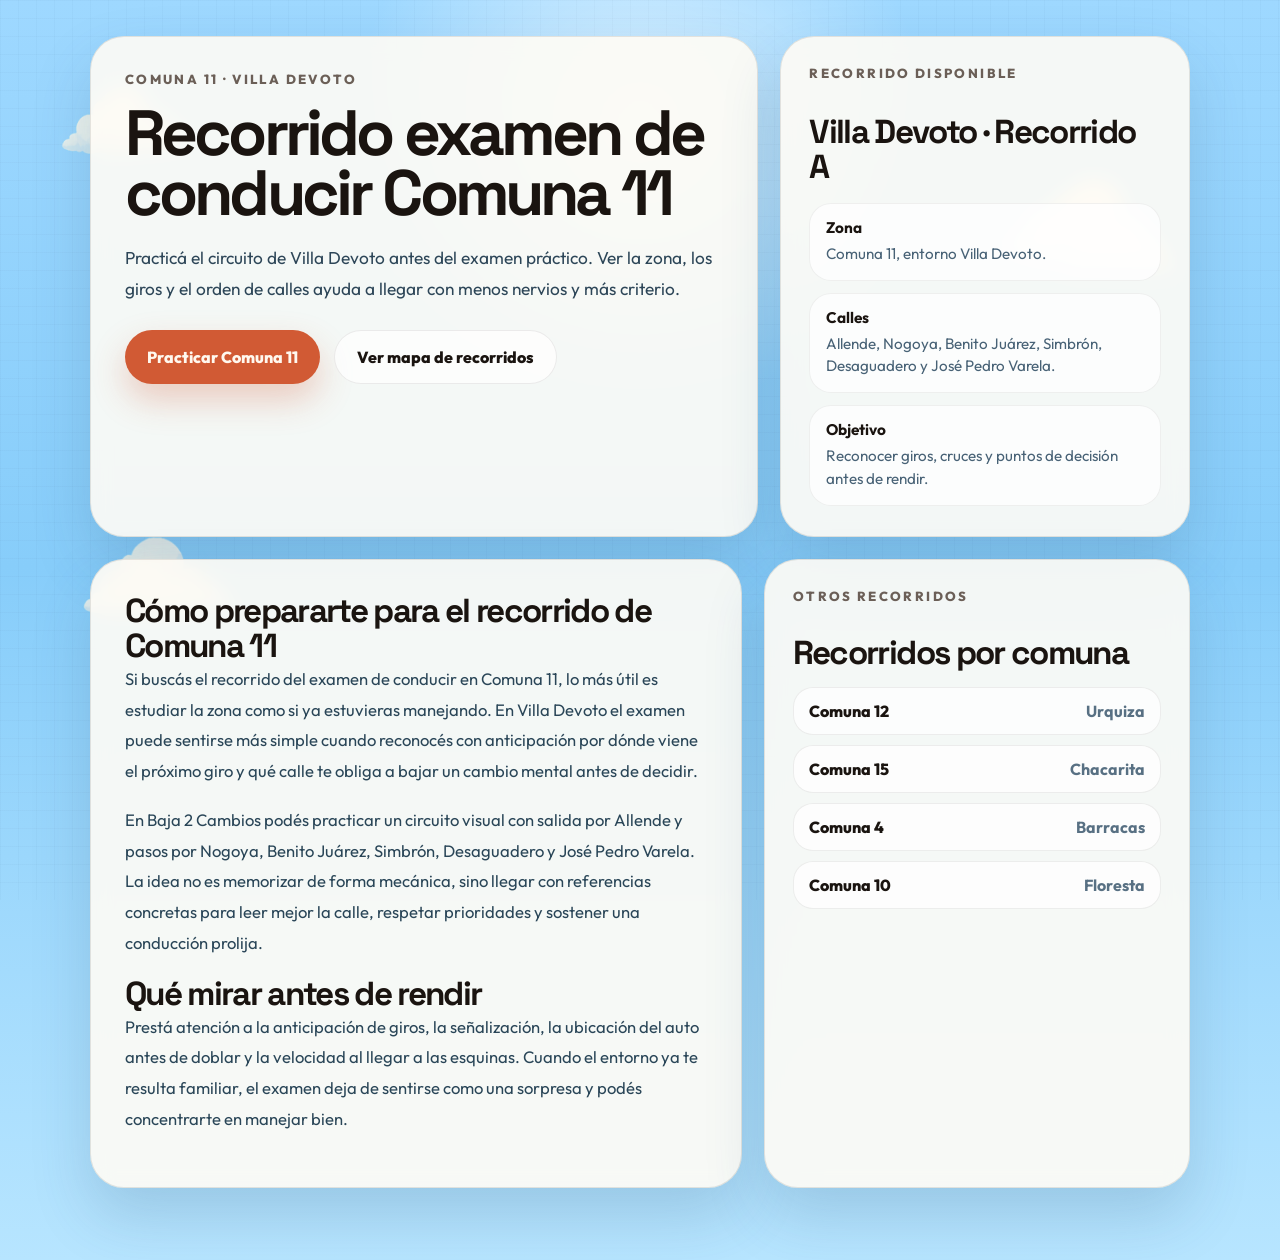
<file: recorrido-examen-conducir-comuna-11.html>
<!DOCTYPE html>
<html lang="es-AR">
  <head>
    <meta charset="UTF-8" />
    <meta name="viewport" content="width=device-width, initial-scale=1.0" />
    <title>Recorrido examen de conducir Comuna 11 | Villa Devoto CABA</title>
    <meta
      name="description"
      content="Practicá el recorrido del examen de conducir en Comuna 11, Villa Devoto. Mirá calles, giros y referencias antes de rendir en CABA."
    />
    <link rel="canonical" href="https://www.baja2cambios.com/recorrido-examen-conducir-comuna-11.html" />
    <link rel="preconnect" href="https://fonts.googleapis.com" />
    <link rel="preconnect" href="https://fonts.gstatic.com" crossorigin />
    <link
      href="https://fonts.googleapis.com/css2?family=Outfit:wght@400;500;600;700;800&family=Space+Grotesk:wght@500;700&display=swap"
      rel="stylesheet"
    />
    <link rel="stylesheet" href="./seo-landings.css" />
  </head>
  <body>
    <div class="seo-page">
      <div class="seo-cloud seo-cloud--1"><img src="./assets/home/cloud-2.png" alt="" /></div>
      <div class="seo-cloud seo-cloud--2"><img src="./assets/home/cloud-5.png" alt="" /></div>
      <div class="seo-cloud seo-cloud--3"><img src="./assets/home/cloud-7.png" alt="" /></div>
      <main class="seo-shell">
        <section class="seo-hero">
          <article class="seo-card">
            <p class="seo-kicker">Comuna 11 · Villa Devoto</p>
            <h1>Recorrido examen de conducir Comuna 11</h1>
            <p class="seo-lead">
              Practicá el circuito de Villa Devoto antes del examen práctico. Ver la zona, los giros
              y el orden de calles ayuda a llegar con menos nervios y más criterio.
            </p>
            <div class="seo-cta-row">
              <a class="seo-button" href="./index.html?view=practice&circuit=villa-devoto-comuna11-a">Practicar Comuna 11</a>
              <a class="seo-button-secondary" href="./mapas-recorridos.html">Ver mapa de recorridos</a>
            </div>
          </article>
          <aside class="seo-summary">
            <p class="seo-kicker">Recorrido disponible</p>
            <h2>Villa Devoto · Recorrido A</h2>
            <ul class="seo-bullets">
              <li><strong>Zona</strong><span>Comuna 11, entorno Villa Devoto.</span></li>
              <li><strong>Calles</strong><span>Allende, Nogoya, Benito Juárez, Simbrón, Desaguadero y José Pedro Varela.</span></li>
              <li><strong>Objetivo</strong><span>Reconocer giros, cruces y puntos de decisión antes de rendir.</span></li>
            </ul>
          </aside>
        </section>
        <section class="seo-grid">
          <article class="seo-article">
            <h2>Cómo prepararte para el recorrido de Comuna 11</h2>
            <p>
              Si buscás el recorrido del examen de conducir en Comuna 11, lo más útil es estudiar la
              zona como si ya estuvieras manejando. En Villa Devoto el examen puede sentirse más
              simple cuando reconocés con anticipación por dónde viene el próximo giro y qué calle
              te obliga a bajar un cambio mental antes de decidir.
            </p>
            <p>
              En Baja 2 Cambios podés practicar un circuito visual con salida por Allende y pasos
              por Nogoya, Benito Juárez, Simbrón, Desaguadero y José Pedro Varela. La idea no es
              memorizar de forma mecánica, sino llegar con referencias concretas para leer mejor la
              calle, respetar prioridades y sostener una conducción prolija.
            </p>
            <h2>Qué mirar antes de rendir</h2>
            <p>
              Prestá atención a la anticipación de giros, la señalización, la ubicación del auto
              antes de doblar y la velocidad al llegar a las esquinas. Cuando el entorno ya te
              resulta familiar, el examen deja de sentirse como una sorpresa y podés concentrarte en
              manejar bien.
            </p>
          </article>
          <aside class="seo-aside">
            <p class="seo-kicker">Otros recorridos</p>
            <h2>Recorridos por comuna</h2>
            <nav class="seo-route-links" aria-label="Recorridos del examen por comuna">
              <a href="./recorrido-examen-conducir-comuna-12.html">Comuna 12 <span>Urquiza</span></a>
              <a href="./recorrido-examen-conducir-chacarita.html">Comuna 15 <span>Chacarita</span></a>
              <a href="./recorrido-examen-conducir-comuna-4.html">Comuna 4 <span>Barracas</span></a>
              <a href="./recorrido-examen-conducir-comuna-10.html">Comuna 10 <span>Floresta</span></a>
            </nav>
          </aside>
        </section>
      </main>
    </div>
  </body>
</html>
</file>
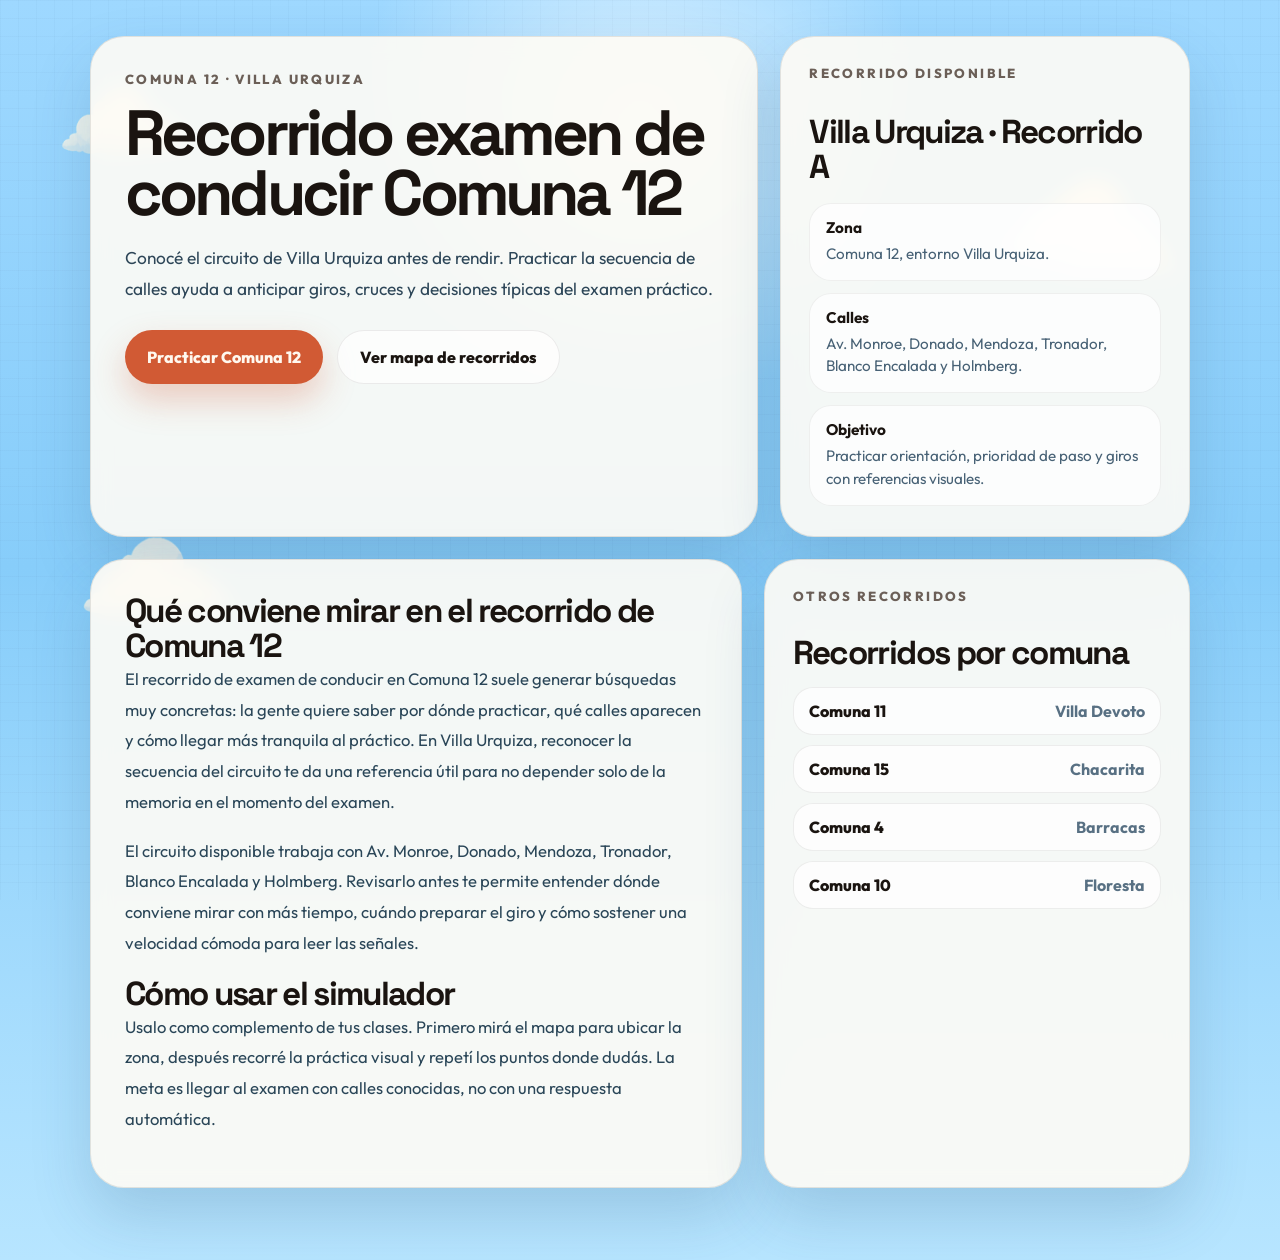
<file: recorrido-examen-conducir-comuna-12.html>
<!DOCTYPE html>
<html lang="es-AR">
  <head>
    <meta charset="UTF-8" />
    <meta name="viewport" content="width=device-width, initial-scale=1.0" />
    <title>Recorrido examen de conducir Comuna 12 | Villa Urquiza CABA</title>
    <meta
      name="description"
      content="Mirá y practicá el recorrido del examen de conducir en Comuna 12, Villa Urquiza. Calles, giros y mapa antes de rendir en CABA."
    />
    <link rel="canonical" href="https://www.baja2cambios.com/recorrido-examen-conducir-comuna-12.html" />
    <link rel="preconnect" href="https://fonts.googleapis.com" />
    <link rel="preconnect" href="https://fonts.gstatic.com" crossorigin />
    <link
      href="https://fonts.googleapis.com/css2?family=Outfit:wght@400;500;600;700;800&family=Space+Grotesk:wght@500;700&display=swap"
      rel="stylesheet"
    />
    <link rel="stylesheet" href="./seo-landings.css" />
  </head>
  <body>
    <div class="seo-page">
      <div class="seo-cloud seo-cloud--1"><img src="./assets/home/cloud-2.png" alt="" /></div>
      <div class="seo-cloud seo-cloud--2"><img src="./assets/home/cloud-5.png" alt="" /></div>
      <div class="seo-cloud seo-cloud--3"><img src="./assets/home/cloud-7.png" alt="" /></div>
      <main class="seo-shell">
        <section class="seo-hero">
          <article class="seo-card">
            <p class="seo-kicker">Comuna 12 · Villa Urquiza</p>
            <h1>Recorrido examen de conducir Comuna 12</h1>
            <p class="seo-lead">
              Conocé el circuito de Villa Urquiza antes de rendir. Practicar la secuencia de calles
              ayuda a anticipar giros, cruces y decisiones típicas del examen práctico.
            </p>
            <div class="seo-cta-row">
              <a class="seo-button" href="./index.html?view=practice&circuit=urquiza-comuna12-a">Practicar Comuna 12</a>
              <a class="seo-button-secondary" href="./mapas-recorridos.html">Ver mapa de recorridos</a>
            </div>
          </article>
          <aside class="seo-summary">
            <p class="seo-kicker">Recorrido disponible</p>
            <h2>Villa Urquiza · Recorrido A</h2>
            <ul class="seo-bullets">
              <li><strong>Zona</strong><span>Comuna 12, entorno Villa Urquiza.</span></li>
              <li><strong>Calles</strong><span>Av. Monroe, Donado, Mendoza, Tronador, Blanco Encalada y Holmberg.</span></li>
              <li><strong>Objetivo</strong><span>Practicar orientación, prioridad de paso y giros con referencias visuales.</span></li>
            </ul>
          </aside>
        </section>
        <section class="seo-grid">
          <article class="seo-article">
            <h2>Qué conviene mirar en el recorrido de Comuna 12</h2>
            <p>
              El recorrido de examen de conducir en Comuna 12 suele generar búsquedas muy concretas:
              la gente quiere saber por dónde practicar, qué calles aparecen y cómo llegar más
              tranquila al práctico. En Villa Urquiza, reconocer la secuencia del circuito te da una
              referencia útil para no depender solo de la memoria en el momento del examen.
            </p>
            <p>
              El circuito disponible trabaja con Av. Monroe, Donado, Mendoza, Tronador, Blanco
              Encalada y Holmberg. Revisarlo antes te permite entender dónde conviene mirar con más
              tiempo, cuándo preparar el giro y cómo sostener una velocidad cómoda para leer las
              señales.
            </p>
            <h2>Cómo usar el simulador</h2>
            <p>
              Usalo como complemento de tus clases. Primero mirá el mapa para ubicar la zona, después
              recorré la práctica visual y repetí los puntos donde dudás. La meta es llegar al examen
              con calles conocidas, no con una respuesta automática.
            </p>
          </article>
          <aside class="seo-aside">
            <p class="seo-kicker">Otros recorridos</p>
            <h2>Recorridos por comuna</h2>
            <nav class="seo-route-links" aria-label="Recorridos del examen por comuna">
              <a href="./recorrido-examen-conducir-comuna-11.html">Comuna 11 <span>Villa Devoto</span></a>
              <a href="./recorrido-examen-conducir-chacarita.html">Comuna 15 <span>Chacarita</span></a>
              <a href="./recorrido-examen-conducir-comuna-4.html">Comuna 4 <span>Barracas</span></a>
              <a href="./recorrido-examen-conducir-comuna-10.html">Comuna 10 <span>Floresta</span></a>
            </nav>
          </aside>
        </section>
      </main>
    </div>
  </body>
</html>
</file>
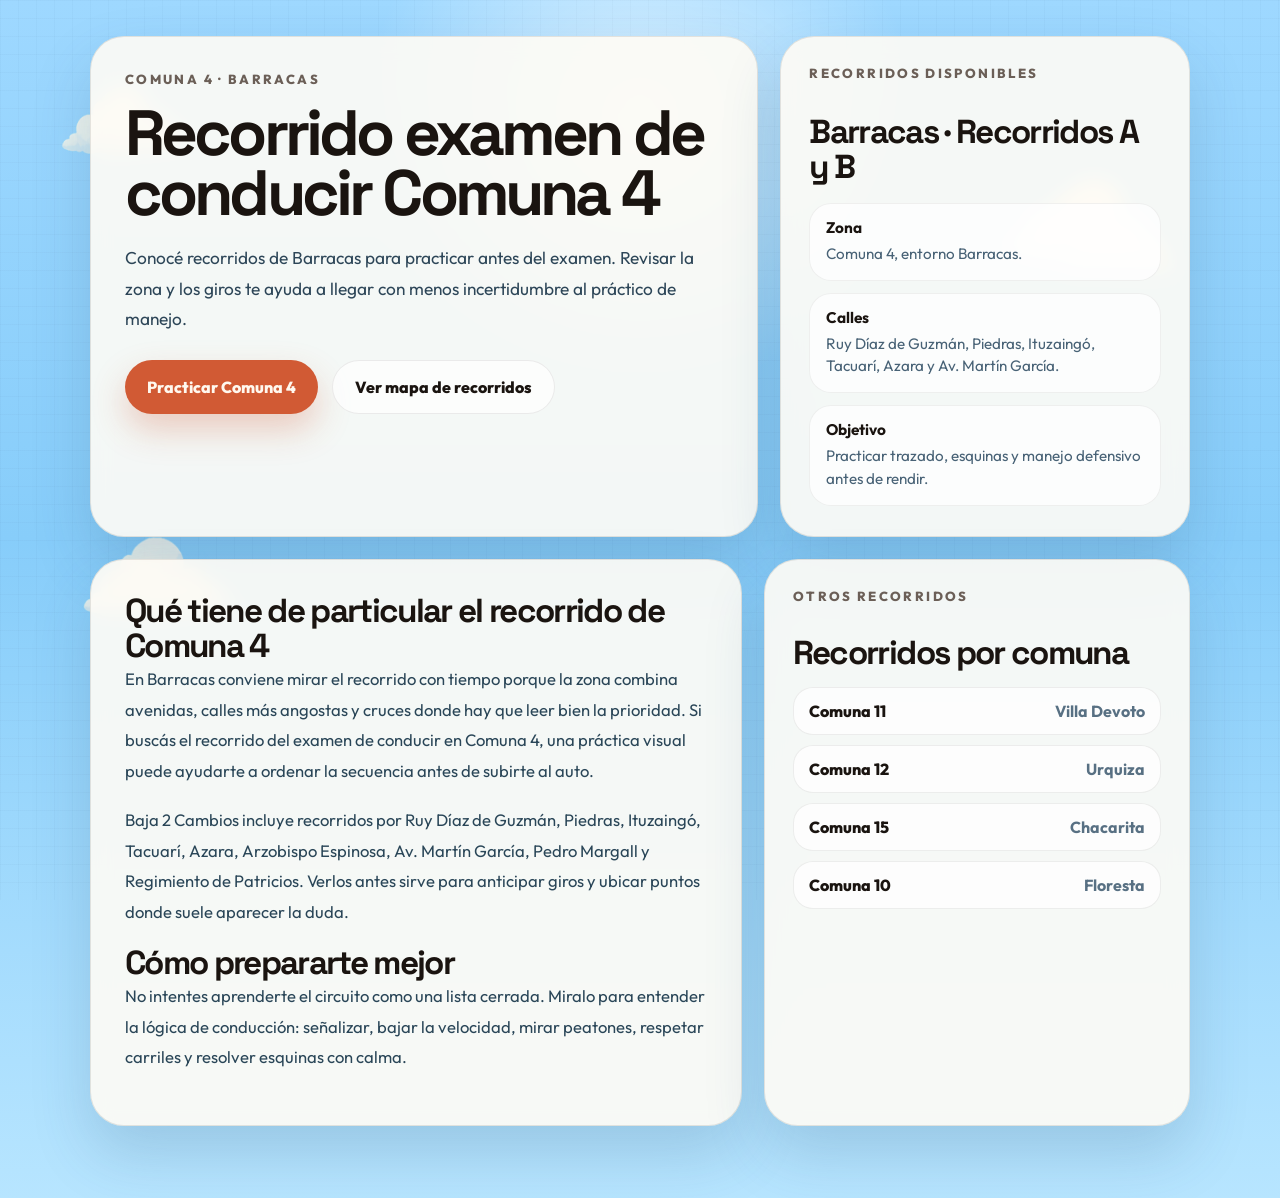
<file: recorrido-examen-conducir-comuna-4.html>
<!DOCTYPE html>
<html lang="es-AR">
  <head>
    <meta charset="UTF-8" />
    <meta name="viewport" content="width=device-width, initial-scale=1.0" />
    <title>Recorrido examen de conducir Comuna 4 | Barracas CABA</title>
    <meta
      name="description"
      content="Recorrido del examen de conducir en Comuna 4, Barracas. Practicá calles, giros y puntos de decisión antes de rendir en CABA."
    />
    <link rel="canonical" href="https://www.baja2cambios.com/recorrido-examen-conducir-comuna-4.html" />
    <link rel="preconnect" href="https://fonts.googleapis.com" />
    <link rel="preconnect" href="https://fonts.gstatic.com" crossorigin />
    <link
      href="https://fonts.googleapis.com/css2?family=Outfit:wght@400;500;600;700;800&family=Space+Grotesk:wght@500;700&display=swap"
      rel="stylesheet"
    />
    <link rel="stylesheet" href="./seo-landings.css" />
  </head>
  <body>
    <div class="seo-page">
      <div class="seo-cloud seo-cloud--1"><img src="./assets/home/cloud-2.png" alt="" /></div>
      <div class="seo-cloud seo-cloud--2"><img src="./assets/home/cloud-5.png" alt="" /></div>
      <div class="seo-cloud seo-cloud--3"><img src="./assets/home/cloud-7.png" alt="" /></div>
      <main class="seo-shell">
        <section class="seo-hero">
          <article class="seo-card">
            <p class="seo-kicker">Comuna 4 · Barracas</p>
            <h1>Recorrido examen de conducir Comuna 4</h1>
            <p class="seo-lead">
              Conocé recorridos de Barracas para practicar antes del examen. Revisar la zona y los
              giros te ayuda a llegar con menos incertidumbre al práctico de manejo.
            </p>
            <div class="seo-cta-row">
              <a class="seo-button" href="./index.html?view=practice&circuit=barracas-comuna4-a">Practicar Comuna 4</a>
              <a class="seo-button-secondary" href="./mapas-recorridos.html">Ver mapa de recorridos</a>
            </div>
          </article>
          <aside class="seo-summary">
            <p class="seo-kicker">Recorridos disponibles</p>
            <h2>Barracas · Recorridos A y B</h2>
            <ul class="seo-bullets">
              <li><strong>Zona</strong><span>Comuna 4, entorno Barracas.</span></li>
              <li><strong>Calles</strong><span>Ruy Díaz de Guzmán, Piedras, Ituzaingó, Tacuarí, Azara y Av. Martín García.</span></li>
              <li><strong>Objetivo</strong><span>Practicar trazado, esquinas y manejo defensivo antes de rendir.</span></li>
            </ul>
          </aside>
        </section>
        <section class="seo-grid">
          <article class="seo-article">
            <h2>Qué tiene de particular el recorrido de Comuna 4</h2>
            <p>
              En Barracas conviene mirar el recorrido con tiempo porque la zona combina avenidas,
              calles más angostas y cruces donde hay que leer bien la prioridad. Si buscás el
              recorrido del examen de conducir en Comuna 4, una práctica visual puede ayudarte a
              ordenar la secuencia antes de subirte al auto.
            </p>
            <p>
              Baja 2 Cambios incluye recorridos por Ruy Díaz de Guzmán, Piedras, Ituzaingó, Tacuarí,
              Azara, Arzobispo Espinosa, Av. Martín García, Pedro Margall y Regimiento de Patricios.
              Verlos antes sirve para anticipar giros y ubicar puntos donde suele aparecer la duda.
            </p>
            <h2>Cómo prepararte mejor</h2>
            <p>
              No intentes aprenderte el circuito como una lista cerrada. Miralo para entender la
              lógica de conducción: señalizar, bajar la velocidad, mirar peatones, respetar carriles
              y resolver esquinas con calma.
            </p>
          </article>
          <aside class="seo-aside">
            <p class="seo-kicker">Otros recorridos</p>
            <h2>Recorridos por comuna</h2>
            <nav class="seo-route-links" aria-label="Recorridos del examen por comuna">
              <a href="./recorrido-examen-conducir-comuna-11.html">Comuna 11 <span>Villa Devoto</span></a>
              <a href="./recorrido-examen-conducir-comuna-12.html">Comuna 12 <span>Urquiza</span></a>
              <a href="./recorrido-examen-conducir-chacarita.html">Comuna 15 <span>Chacarita</span></a>
              <a href="./recorrido-examen-conducir-comuna-10.html">Comuna 10 <span>Floresta</span></a>
            </nav>
          </aside>
        </section>
      </main>
    </div>
  </body>
</html>
</file>
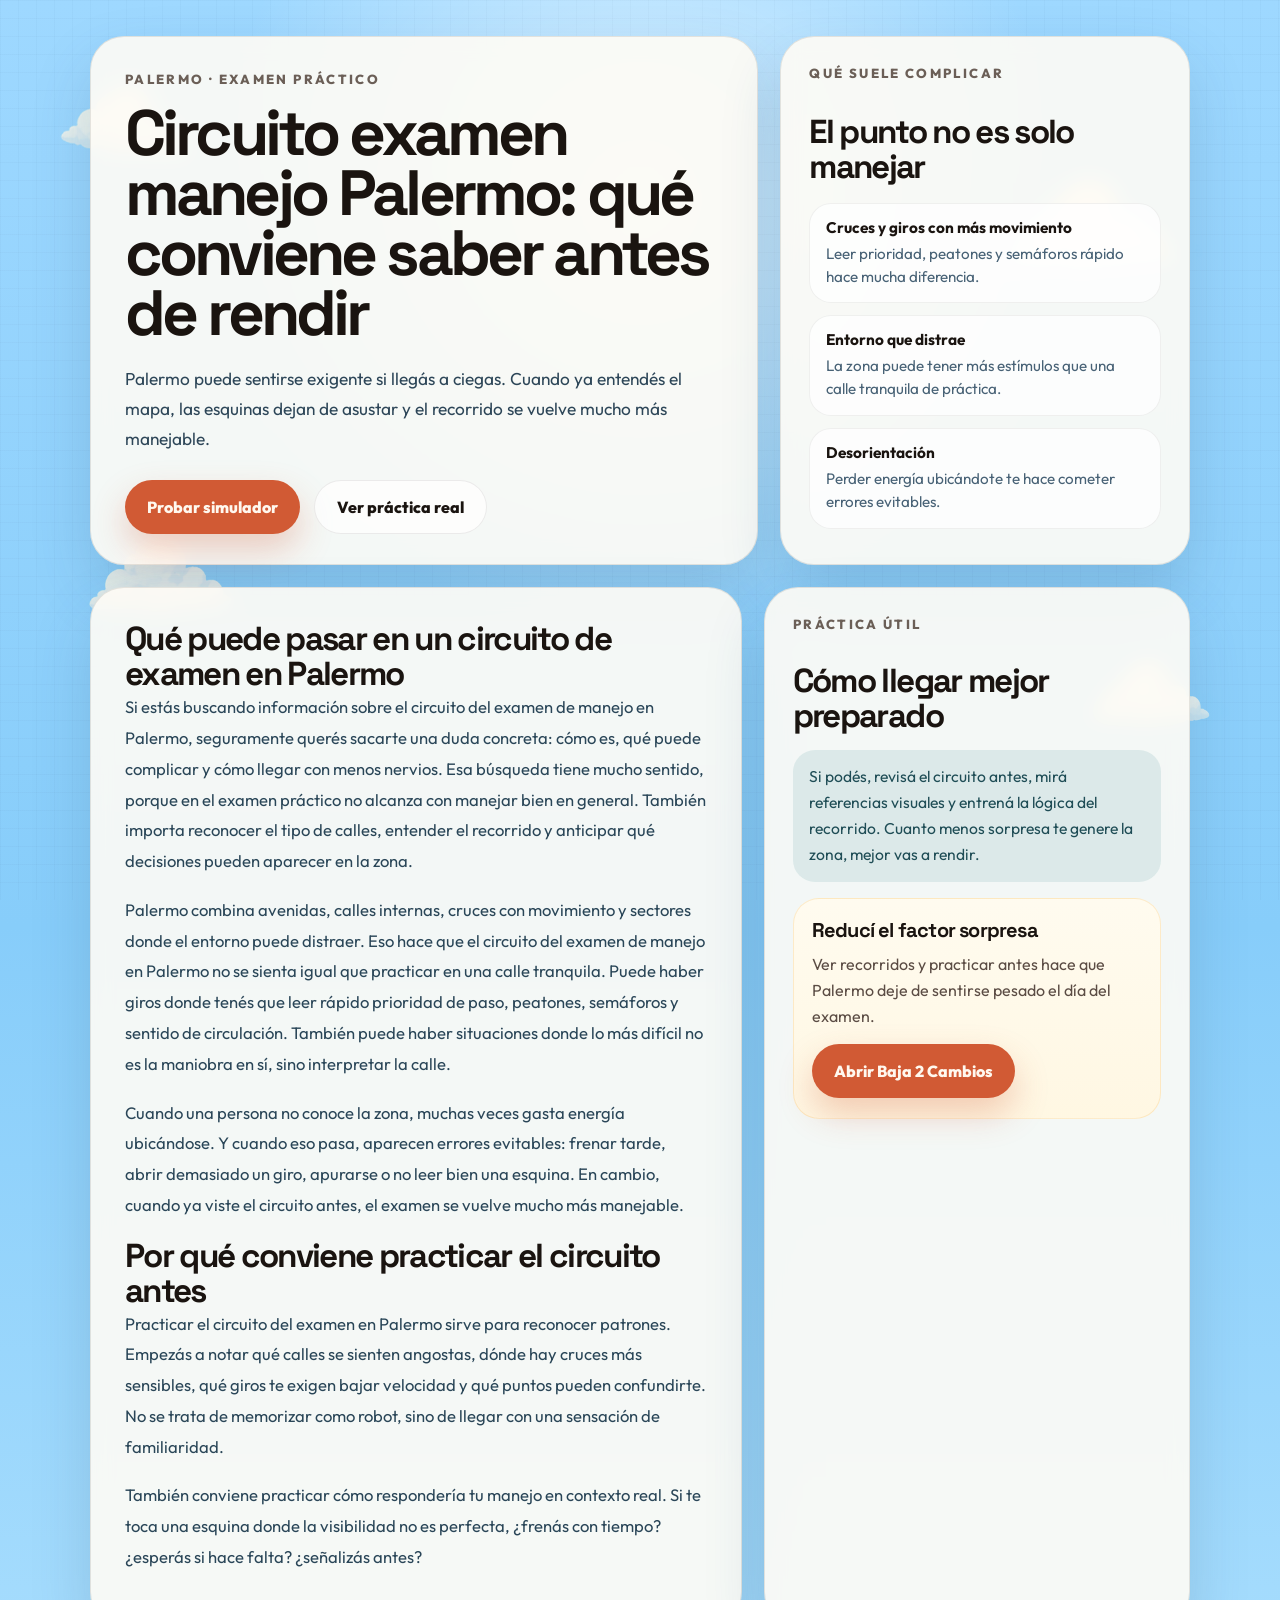
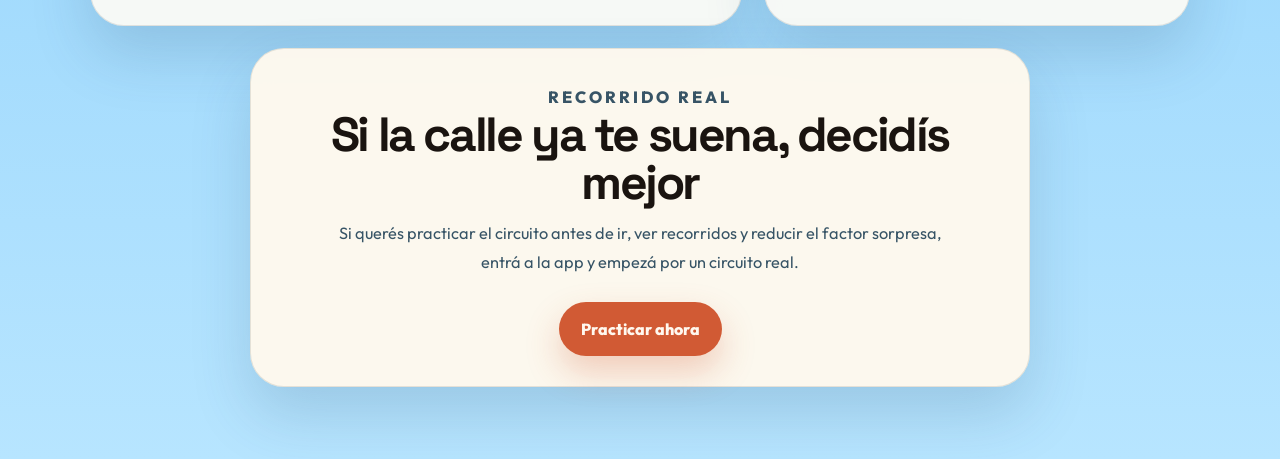
<file: seo-circuito-examen-manejo-palermo.html>
<!DOCTYPE html>
<html lang="es-AR">
  <head>
    <meta charset="UTF-8" />
    <meta name="viewport" content="width=device-width, initial-scale=1.0" />
    <title>Circuito examen manejo Palermo: cómo practicar antes de rendir</title>
    <meta
      name="description"
      content="Mirá cómo encarar el circuito del examen de manejo en Palermo, qué puede complicar y por qué conviene practicar antes de rendir."
    />
    <link rel="preconnect" href="https://fonts.googleapis.com" />
    <link rel="preconnect" href="https://fonts.gstatic.com" crossorigin />
    <link
      href="https://fonts.googleapis.com/css2?family=Outfit:wght@400;500;600;700;800&family=Space+Grotesk:wght@500;700&display=swap"
      rel="stylesheet"
    />
    <link rel="stylesheet" href="./seo-landings.css" />
  </head>
  <body>
    <div class="seo-page">
      <div class="seo-cloud seo-cloud--1"><img src="./assets/home/cloud-5.png" alt="" /></div>
      <div class="seo-cloud seo-cloud--2"><img src="./assets/home/cloud-1.png" alt="" /></div>
      <div class="seo-cloud seo-cloud--3"><img src="./assets/home/cloud-8.png" alt="" /></div>
      <div class="seo-cloud seo-cloud--4"><img src="./assets/home/cloud-4.png" alt="" /></div>

      <main class="seo-shell">
        <section class="seo-hero">
          <article class="seo-card">
            <p class="seo-kicker">Palermo · Examen práctico</p>
            <h1>Circuito examen manejo Palermo: qué conviene saber antes de rendir</h1>
            <p class="seo-lead">
              Palermo puede sentirse exigente si llegás a ciegas. Cuando ya entendés el mapa, las
              esquinas dejan de asustar y el recorrido se vuelve mucho más manejable.
            </p>
            <div class="seo-cta-row">
              <a class="seo-button" href="https://www.baja2cambios.com/">Probar simulador</a>
              <a class="seo-button-secondary" href="https://www.baja2cambios.com/?circuit=aca-libertador-a">
                Ver práctica real
              </a>
            </div>
          </article>

          <aside class="seo-summary">
            <p class="seo-kicker">Qué suele complicar</p>
            <h2>El punto no es solo manejar</h2>
            <ul class="seo-bullets">
              <li>
                <strong>Cruces y giros con más movimiento</strong>
                <span>Leer prioridad, peatones y semáforos rápido hace mucha diferencia.</span>
              </li>
              <li>
                <strong>Entorno que distrae</strong>
                <span>La zona puede tener más estímulos que una calle tranquila de práctica.</span>
              </li>
              <li>
                <strong>Desorientación</strong>
                <span>Perder energía ubicándote te hace cometer errores evitables.</span>
              </li>
            </ul>
          </aside>
        </section>

        <section class="seo-grid">
          <article class="seo-article">
            <h2>Qué puede pasar en un circuito de examen en Palermo</h2>
            <p>
              Si estás buscando información sobre el circuito del examen de manejo en Palermo,
              seguramente querés sacarte una duda concreta: cómo es, qué puede complicar y cómo
              llegar con menos nervios. Esa búsqueda tiene mucho sentido, porque en el examen
              práctico no alcanza con manejar bien en general. También importa reconocer el tipo de
              calles, entender el recorrido y anticipar qué decisiones pueden aparecer en la zona.
            </p>
            <p>
              Palermo combina avenidas, calles internas, cruces con movimiento y sectores donde el
              entorno puede distraer. Eso hace que el circuito del examen de manejo en Palermo no
              se sienta igual que practicar en una calle tranquila. Puede haber giros donde tenés
              que leer rápido prioridad de paso, peatones, semáforos y sentido de circulación.
              También puede haber situaciones donde lo más difícil no es la maniobra en sí, sino
              interpretar la calle.
            </p>
            <p>
              Cuando una persona no conoce la zona, muchas veces gasta energía ubicándose. Y cuando
              eso pasa, aparecen errores evitables: frenar tarde, abrir demasiado un giro,
              apurarse o no leer bien una esquina. En cambio, cuando ya viste el circuito antes, el
              examen se vuelve mucho más manejable.
            </p>

            <h2>Por qué conviene practicar el circuito antes</h2>
            <p>
              Practicar el circuito del examen en Palermo sirve para reconocer patrones. Empezás a
              notar qué calles se sienten angostas, dónde hay cruces más sensibles, qué giros te
              exigen bajar velocidad y qué puntos pueden confundirte. No se trata de memorizar como
              robot, sino de llegar con una sensación de familiaridad.
            </p>
            <p>
              También conviene practicar cómo respondería tu manejo en contexto real. Si te toca
              una esquina donde la visibilidad no es perfecta, ¿frenás con tiempo? ¿esperás si hace
              falta? ¿señalizás antes?
            </p>
          </article>

          <aside class="seo-aside">
            <p class="seo-kicker">Práctica útil</p>
            <h2>Cómo llegar mejor preparado</h2>
            <p class="seo-note">
              Si podés, revisá el circuito antes, mirá referencias visuales y entrená la lógica
              del recorrido. Cuanto menos sorpresa te genere la zona, mejor vas a rendir.
            </p>
            <div class="seo-mini-cta">
              <strong>Reducí el factor sorpresa</strong>
              <p>
                Ver recorridos y practicar antes hace que Palermo deje de sentirse pesado el día
                del examen.
              </p>
              <a class="seo-button" href="https://www.baja2cambios.com/">Abrir Baja 2 Cambios</a>
            </div>
          </aside>
        </section>

        <section class="seo-footer-cta">
          <div class="seo-card">
            <p class="seo-kicker">Recorrido real</p>
            <h2>Si la calle ya te suena, decidís mejor</h2>
            <p>
              Si querés practicar el circuito antes de ir, ver recorridos y reducir el factor
              sorpresa, entrá a la app y empezá por un circuito real.
            </p>
            <div class="seo-cta-row">
              <a class="seo-button" href="https://www.baja2cambios.com/">Practicar ahora</a>
            </div>
          </div>
        </section>
      </main>
    </div>
  </body>
</html>
</file>
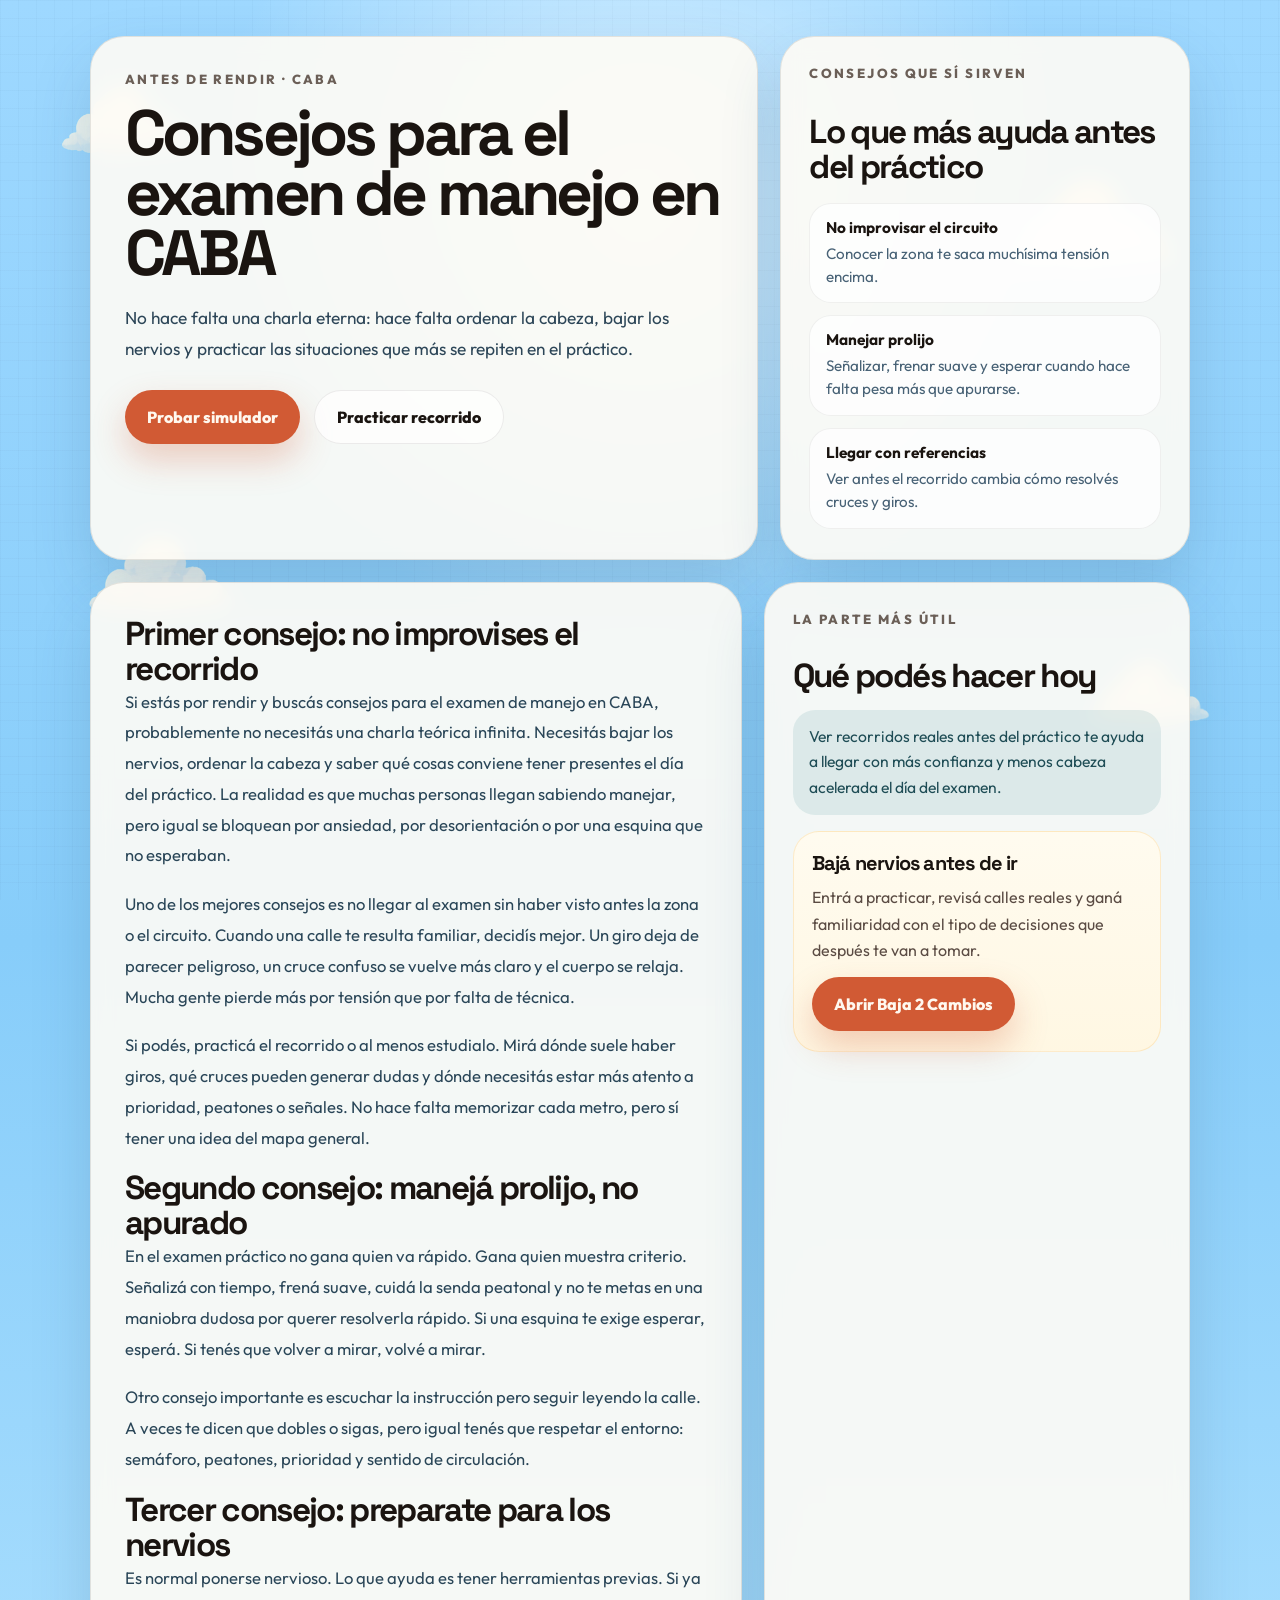
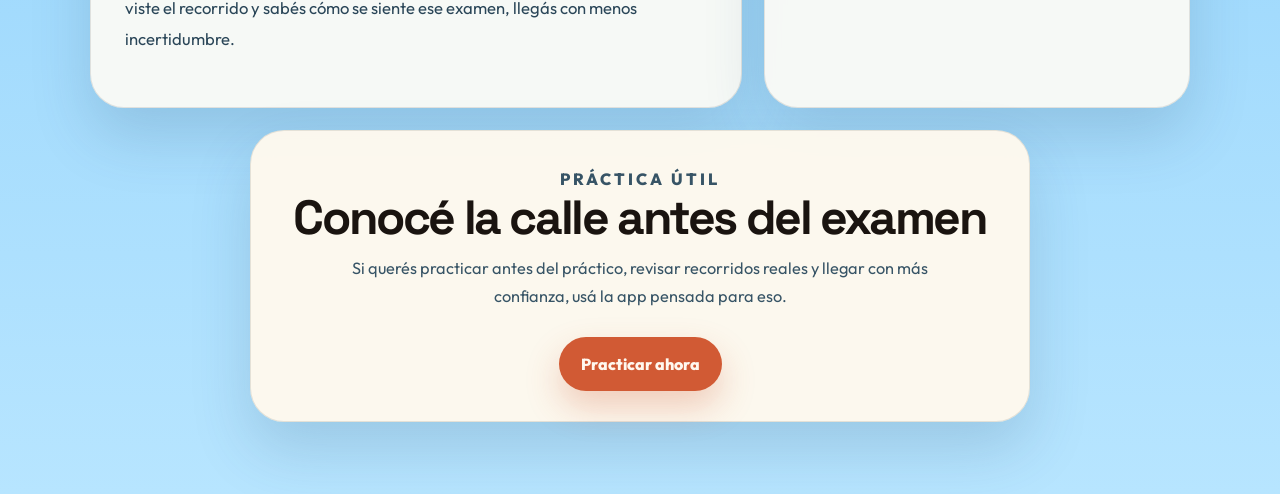
<file: seo-consejos-examen-manejo-caba.html>
<!DOCTYPE html>
<html lang="es-AR">
  <head>
    <meta charset="UTF-8" />
    <meta name="viewport" content="width=device-width, initial-scale=1.0" />
    <title>Consejos para el examen de manejo en CABA: cómo rendir con menos nervios</title>
    <meta
      name="description"
      content="Leé consejos útiles para el examen de manejo en CABA, desde cómo llegar más tranquilo hasta qué conviene practicar antes del práctico."
    />
    <link rel="preconnect" href="https://fonts.googleapis.com" />
    <link rel="preconnect" href="https://fonts.gstatic.com" crossorigin />
    <link
      href="https://fonts.googleapis.com/css2?family=Outfit:wght@400;500;600;700;800&family=Space+Grotesk:wght@500;700&display=swap"
      rel="stylesheet"
    />
    <link rel="stylesheet" href="./seo-landings.css" />
  </head>
  <body>
    <div class="seo-page">
      <div class="seo-cloud seo-cloud--1"><img src="./assets/home/cloud-8.png" alt="" /></div>
      <div class="seo-cloud seo-cloud--2"><img src="./assets/home/cloud-2.png" alt="" /></div>
      <div class="seo-cloud seo-cloud--3"><img src="./assets/home/cloud-4.png" alt="" /></div>
      <div class="seo-cloud seo-cloud--4"><img src="./assets/home/cloud-6.png" alt="" /></div>

      <main class="seo-shell">
        <section class="seo-hero">
          <article class="seo-card">
            <p class="seo-kicker">Antes de rendir · CABA</p>
            <h1>Consejos para el examen de manejo en CABA</h1>
            <p class="seo-lead">
              No hace falta una charla eterna: hace falta ordenar la cabeza, bajar los nervios y
              practicar las situaciones que más se repiten en el práctico.
            </p>
            <div class="seo-cta-row">
              <a class="seo-button" href="https://www.baja2cambios.com/">Probar simulador</a>
              <a class="seo-button-secondary" href="https://www.baja2cambios.com/?circuit=aca-libertador-a">
                Practicar recorrido
              </a>
            </div>
          </article>

          <aside class="seo-summary">
            <p class="seo-kicker">Consejos que sí sirven</p>
            <h2>Lo que más ayuda antes del práctico</h2>
            <ul class="seo-bullets">
              <li>
                <strong>No improvisar el circuito</strong>
                <span>Conocer la zona te saca muchísima tensión encima.</span>
              </li>
              <li>
                <strong>Manejar prolijo</strong>
                <span>Señalizar, frenar suave y esperar cuando hace falta pesa más que apurarse.</span>
              </li>
              <li>
                <strong>Llegar con referencias</strong>
                <span>Ver antes el recorrido cambia cómo resolvés cruces y giros.</span>
              </li>
            </ul>
          </aside>
        </section>

        <section class="seo-grid">
          <article class="seo-article">
            <h2>Primer consejo: no improvises el recorrido</h2>
            <p>
              Si estás por rendir y buscás consejos para el examen de manejo en CABA, probablemente
              no necesitás una charla teórica infinita. Necesitás bajar los nervios, ordenar la
              cabeza y saber qué cosas conviene tener presentes el día del práctico. La realidad es
              que muchas personas llegan sabiendo manejar, pero igual se bloquean por ansiedad, por
              desorientación o por una esquina que no esperaban.
            </p>
            <p>
              Uno de los mejores consejos es no llegar al examen sin haber visto antes la zona o el
              circuito. Cuando una calle te resulta familiar, decidís mejor. Un giro deja de
              parecer peligroso, un cruce confuso se vuelve más claro y el cuerpo se relaja. Mucha
              gente pierde más por tensión que por falta de técnica.
            </p>
            <p>
              Si podés, practicá el recorrido o al menos estudialo. Mirá dónde suele haber giros,
              qué cruces pueden generar dudas y dónde necesitás estar más atento a prioridad,
              peatones o señales. No hace falta memorizar cada metro, pero sí tener una idea del
              mapa general.
            </p>

            <h2>Segundo consejo: manejá prolijo, no apurado</h2>
            <p>
              En el examen práctico no gana quien va rápido. Gana quien muestra criterio.
              Señalizá con tiempo, frená suave, cuidá la senda peatonal y no te metas en una
              maniobra dudosa por querer resolverla rápido. Si una esquina te exige esperar,
              esperá. Si tenés que volver a mirar, volvé a mirar.
            </p>
            <p>
              Otro consejo importante es escuchar la instrucción pero seguir leyendo la calle. A
              veces te dicen que dobles o sigas, pero igual tenés que respetar el entorno:
              semáforo, peatones, prioridad y sentido de circulación.
            </p>

            <h2>Tercer consejo: preparate para los nervios</h2>
            <p>
              Es normal ponerse nervioso. Lo que ayuda es tener herramientas previas. Si ya viste
              el recorrido y sabés cómo se siente ese examen, llegás con menos incertidumbre.
            </p>
          </article>

          <aside class="seo-aside">
            <p class="seo-kicker">La parte más útil</p>
            <h2>Qué podés hacer hoy</h2>
            <p class="seo-note">
              Ver recorridos reales antes del práctico te ayuda a llegar con más confianza y menos
              cabeza acelerada el día del examen.
            </p>
            <div class="seo-mini-cta">
              <strong>Bajá nervios antes de ir</strong>
              <p>
                Entrá a practicar, revisá calles reales y ganá familiaridad con el tipo de
                decisiones que después te van a tomar.
              </p>
              <a class="seo-button" href="https://www.baja2cambios.com/">Abrir Baja 2 Cambios</a>
            </div>
          </aside>
        </section>

        <section class="seo-footer-cta">
          <div class="seo-card">
            <p class="seo-kicker">Práctica útil</p>
            <h2>Conocé la calle antes del examen</h2>
            <p>
              Si querés practicar antes del práctico, revisar recorridos reales y llegar con más
              confianza, usá la app pensada para eso.
            </p>
            <div class="seo-cta-row">
              <a class="seo-button" href="https://www.baja2cambios.com/">Practicar ahora</a>
            </div>
          </div>
        </section>
      </main>
    </div>
  </body>
</html>
</file>
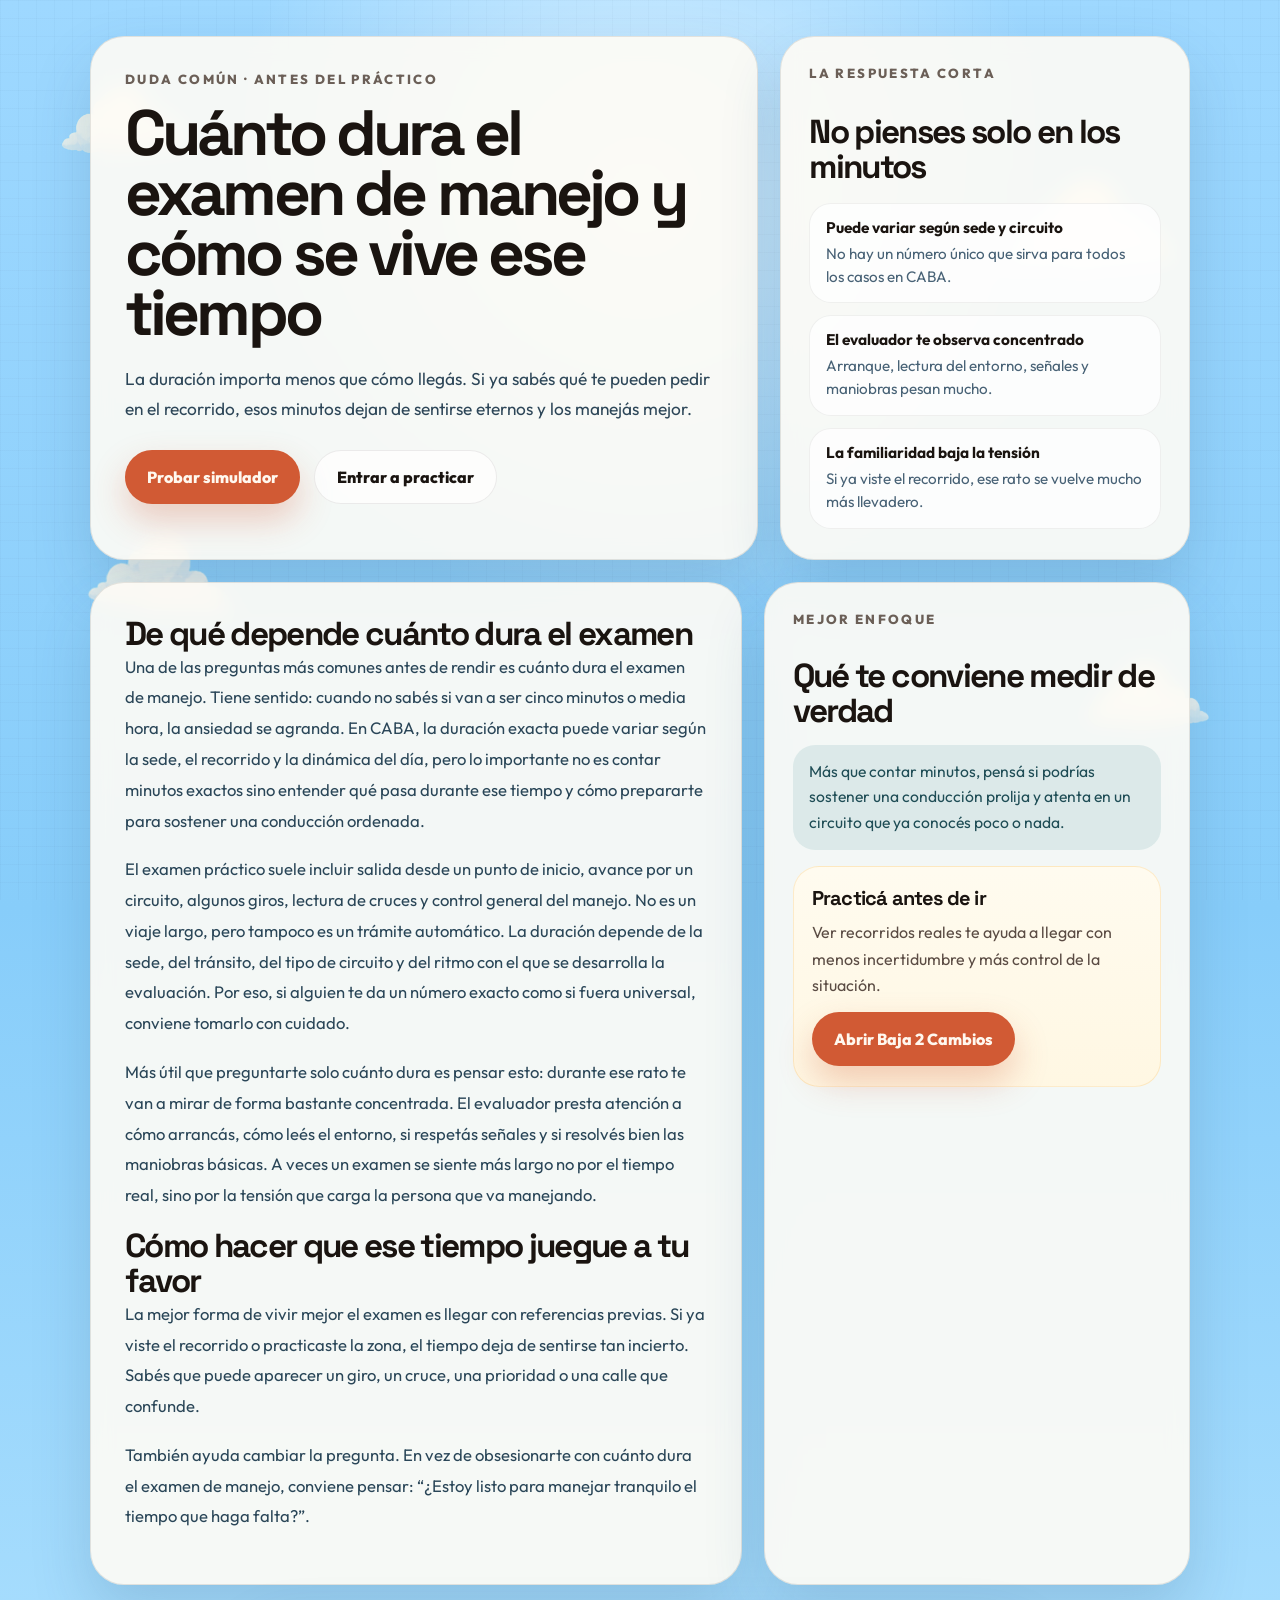
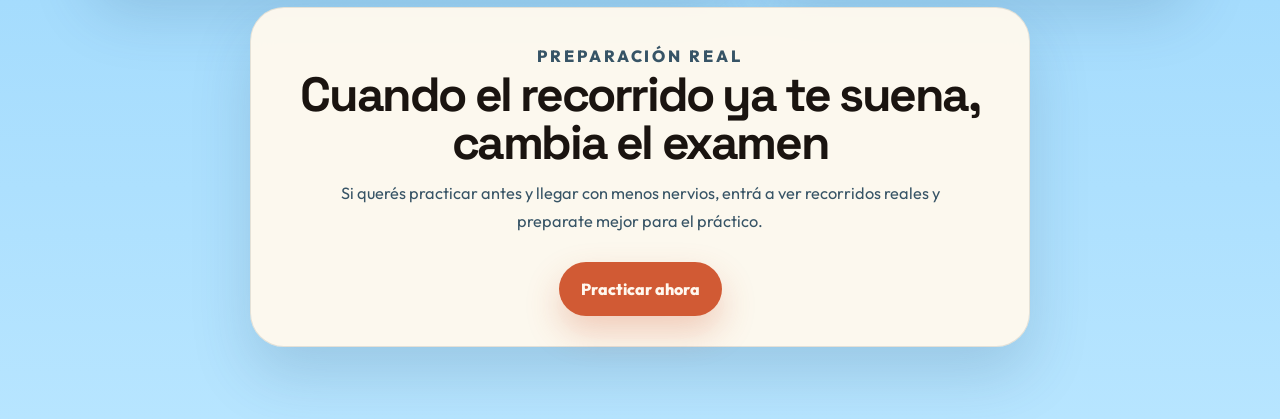
<file: seo-cuanto-dura-examen-de-manejo.html>
<!DOCTYPE html>
<html lang="es-AR">
  <head>
    <meta charset="UTF-8" />
    <meta name="viewport" content="width=device-width, initial-scale=1.0" />
    <title>Cuánto dura el examen de manejo en CABA y qué pasa durante el recorrido</title>
    <meta
      name="description"
      content="Descubrí cuánto dura el examen de manejo en CABA, cómo se organiza el práctico y qué conviene tener en cuenta antes de rendir."
    />
    <link rel="preconnect" href="https://fonts.googleapis.com" />
    <link rel="preconnect" href="https://fonts.gstatic.com" crossorigin />
    <link
      href="https://fonts.googleapis.com/css2?family=Outfit:wght@400;500;600;700;800&family=Space+Grotesk:wght@500;700&display=swap"
      rel="stylesheet"
    />
    <link rel="stylesheet" href="./seo-landings.css" />
  </head>
  <body>
    <div class="seo-page">
      <div class="seo-cloud seo-cloud--1"><img src="./assets/home/cloud-3.png" alt="" /></div>
      <div class="seo-cloud seo-cloud--2"><img src="./assets/home/cloud-1.png" alt="" /></div>
      <div class="seo-cloud seo-cloud--3"><img src="./assets/home/cloud-5.png" alt="" /></div>
      <div class="seo-cloud seo-cloud--4"><img src="./assets/home/cloud-7.png" alt="" /></div>

      <main class="seo-shell">
        <section class="seo-hero">
          <article class="seo-card">
            <p class="seo-kicker">Duda común · Antes del práctico</p>
            <h1>Cuánto dura el examen de manejo y cómo se vive ese tiempo</h1>
            <p class="seo-lead">
              La duración importa menos que cómo llegás. Si ya sabés qué te pueden pedir en el
              recorrido, esos minutos dejan de sentirse eternos y los manejás mejor.
            </p>
            <div class="seo-cta-row">
              <a class="seo-button" href="https://www.baja2cambios.com/">Probar simulador</a>
              <a class="seo-button-secondary" href="https://www.baja2cambios.com/?circuit=aca-libertador-a">
                Entrar a practicar
              </a>
            </div>
          </article>

          <aside class="seo-summary">
            <p class="seo-kicker">La respuesta corta</p>
            <h2>No pienses solo en los minutos</h2>
            <ul class="seo-bullets">
              <li>
                <strong>Puede variar según sede y circuito</strong>
                <span>No hay un número único que sirva para todos los casos en CABA.</span>
              </li>
              <li>
                <strong>El evaluador te observa concentrado</strong>
                <span>Arranque, lectura del entorno, señales y maniobras pesan mucho.</span>
              </li>
              <li>
                <strong>La familiaridad baja la tensión</strong>
                <span>Si ya viste el recorrido, ese rato se vuelve mucho más llevadero.</span>
              </li>
            </ul>
          </aside>
        </section>

        <section class="seo-grid">
          <article class="seo-article">
            <h2>De qué depende cuánto dura el examen</h2>
            <p>
              Una de las preguntas más comunes antes de rendir es cuánto dura el examen de manejo.
              Tiene sentido: cuando no sabés si van a ser cinco minutos o media hora, la ansiedad
              se agranda. En CABA, la duración exacta puede variar según la sede, el recorrido y la
              dinámica del día, pero lo importante no es contar minutos exactos sino entender qué
              pasa durante ese tiempo y cómo prepararte para sostener una conducción ordenada.
            </p>
            <p>
              El examen práctico suele incluir salida desde un punto de inicio, avance por un
              circuito, algunos giros, lectura de cruces y control general del manejo. No es un
              viaje largo, pero tampoco es un trámite automático. La duración depende de la sede,
              del tránsito, del tipo de circuito y del ritmo con el que se desarrolla la
              evaluación. Por eso, si alguien te da un número exacto como si fuera universal,
              conviene tomarlo con cuidado.
            </p>
            <p>
              Más útil que preguntarte solo cuánto dura es pensar esto: durante ese rato te van a
              mirar de forma bastante concentrada. El evaluador presta atención a cómo arrancás,
              cómo leés el entorno, si respetás señales y si resolvés bien las maniobras básicas.
              A veces un examen se siente más largo no por el tiempo real, sino por la tensión que
              carga la persona que va manejando.
            </p>

            <h2>Cómo hacer que ese tiempo juegue a tu favor</h2>
            <p>
              La mejor forma de vivir mejor el examen es llegar con referencias previas. Si ya
              viste el recorrido o practicaste la zona, el tiempo deja de sentirse tan incierto.
              Sabés que puede aparecer un giro, un cruce, una prioridad o una calle que confunde.
            </p>
            <p>
              También ayuda cambiar la pregunta. En vez de obsesionarte con cuánto dura el examen
              de manejo, conviene pensar: “¿Estoy listo para manejar tranquilo el tiempo que haga
              falta?”.
            </p>
          </article>

          <aside class="seo-aside">
            <p class="seo-kicker">Mejor enfoque</p>
            <h2>Qué te conviene medir de verdad</h2>
            <p class="seo-note">
              Más que contar minutos, pensá si podrías sostener una conducción prolija y atenta en
              un circuito que ya conocés poco o nada.
            </p>
            <div class="seo-mini-cta">
              <strong>Practicá antes de ir</strong>
              <p>
                Ver recorridos reales te ayuda a llegar con menos incertidumbre y más control de la
                situación.
              </p>
              <a class="seo-button" href="https://www.baja2cambios.com/">Abrir Baja 2 Cambios</a>
            </div>
          </aside>
        </section>

        <section class="seo-footer-cta">
          <div class="seo-card">
            <p class="seo-kicker">Preparación real</p>
            <h2>Cuando el recorrido ya te suena, cambia el examen</h2>
            <p>
              Si querés practicar antes y llegar con menos nervios, entrá a ver recorridos reales y
              preparate mejor para el práctico.
            </p>
            <div class="seo-cta-row">
              <a class="seo-button" href="https://www.baja2cambios.com/">Practicar ahora</a>
            </div>
          </div>
        </section>
      </main>
    </div>
  </body>
</html>
</file>
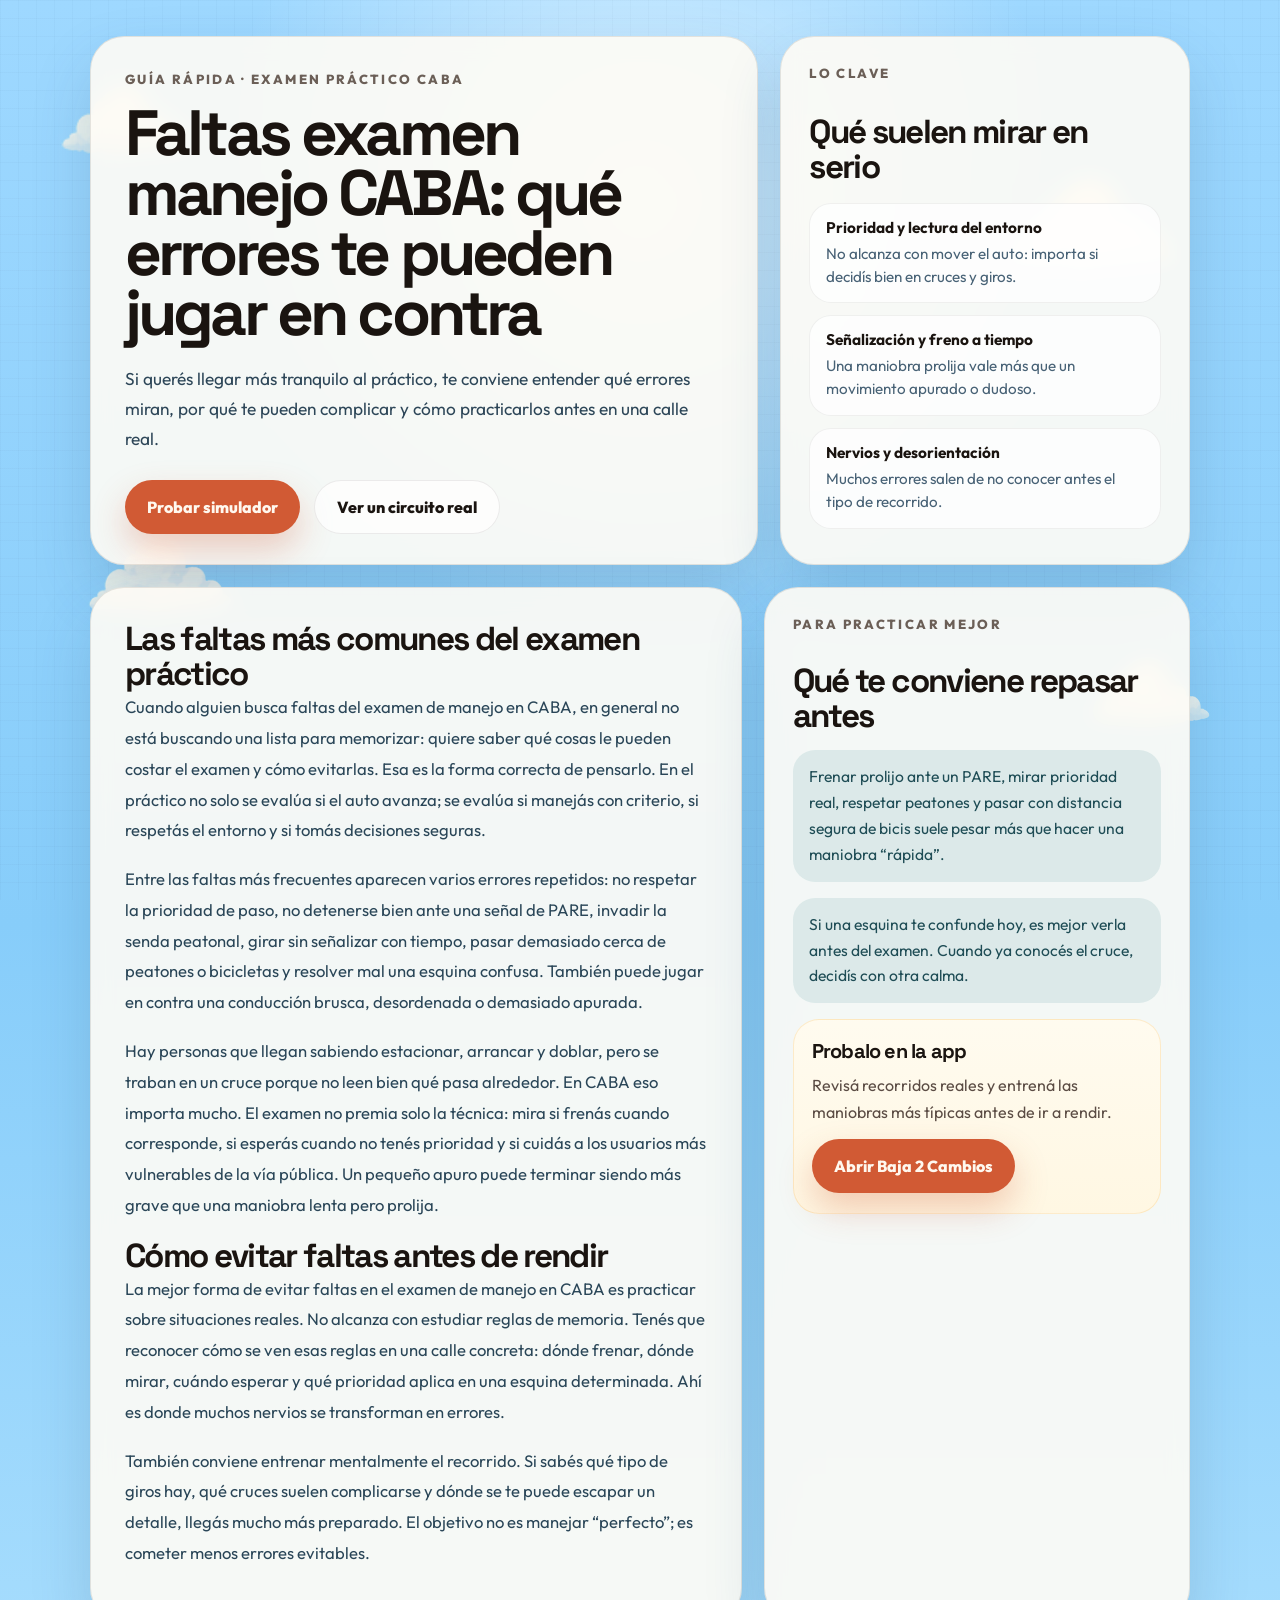
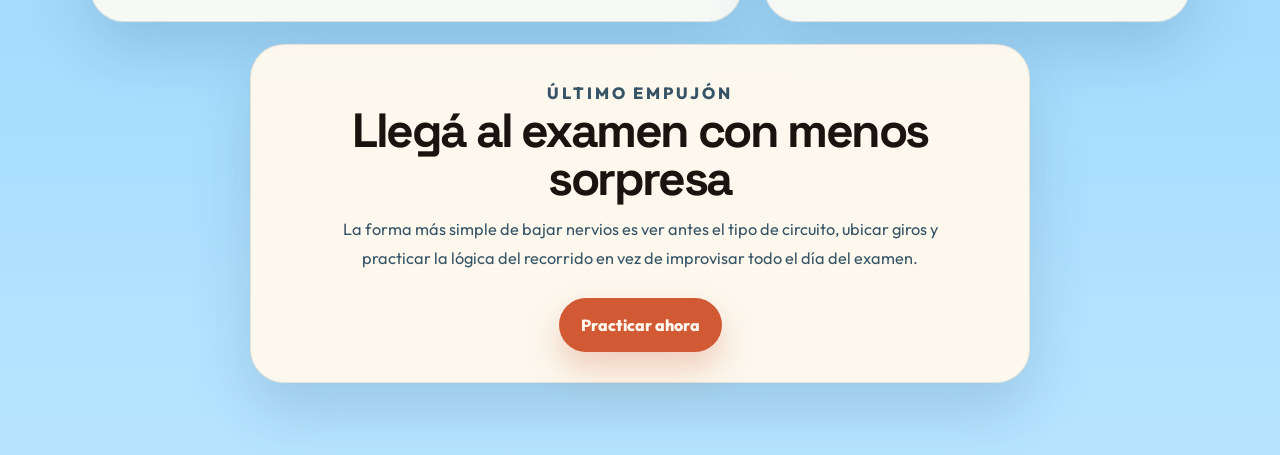
<file: seo-faltas-examen-manejo-caba.html>
<!DOCTYPE html>
<html lang="es-AR">
  <head>
    <meta charset="UTF-8" />
    <meta name="viewport" content="width=device-width, initial-scale=1.0" />
    <title>Faltas examen manejo CABA: errores comunes y cómo evitarlos</title>
    <meta
      name="description"
      content="Mirá cuáles son las faltas más comunes en el examen de manejo en CABA y cómo evitarlas para llegar mejor preparado al práctico."
    />
    <link rel="preconnect" href="https://fonts.googleapis.com" />
    <link rel="preconnect" href="https://fonts.gstatic.com" crossorigin />
    <link
      href="https://fonts.googleapis.com/css2?family=Outfit:wght@400;500;600;700;800&family=Space+Grotesk:wght@500;700&display=swap"
      rel="stylesheet"
    />
    <link rel="stylesheet" href="./seo-landings.css" />
  </head>
  <body>
    <div class="seo-page">
      <div class="seo-cloud seo-cloud--1"><img src="./assets/home/cloud-1.png" alt="" /></div>
      <div class="seo-cloud seo-cloud--2"><img src="./assets/home/cloud-4.png" alt="" /></div>
      <div class="seo-cloud seo-cloud--3"><img src="./assets/home/cloud-6.png" alt="" /></div>
      <div class="seo-cloud seo-cloud--4"><img src="./assets/home/cloud-8.png" alt="" /></div>

      <main class="seo-shell">
        <section class="seo-hero">
          <article class="seo-card">
            <p class="seo-kicker">Guía rápida · Examen práctico CABA</p>
            <h1>Faltas examen manejo CABA: qué errores te pueden jugar en contra</h1>
            <p class="seo-lead">
              Si querés llegar más tranquilo al práctico, te conviene entender qué errores miran,
              por qué te pueden complicar y cómo practicarlos antes en una calle real.
            </p>
            <div class="seo-cta-row">
              <a class="seo-button" href="https://www.baja2cambios.com/">Probar simulador</a>
              <a class="seo-button-secondary" href="https://www.baja2cambios.com/?circuit=aca-libertador-a">
                Ver un circuito real
              </a>
            </div>
          </article>

          <aside class="seo-summary">
            <p class="seo-kicker">Lo clave</p>
            <h2>Qué suelen mirar en serio</h2>
            <ul class="seo-bullets">
              <li>
                <strong>Prioridad y lectura del entorno</strong>
                <span>No alcanza con mover el auto: importa si decidís bien en cruces y giros.</span>
              </li>
              <li>
                <strong>Señalización y freno a tiempo</strong>
                <span>Una maniobra prolija vale más que un movimiento apurado o dudoso.</span>
              </li>
              <li>
                <strong>Nervios y desorientación</strong>
                <span>Muchos errores salen de no conocer antes el tipo de recorrido.</span>
              </li>
            </ul>
          </aside>
        </section>

        <section class="seo-grid">
          <article class="seo-article">
            <h2>Las faltas más comunes del examen práctico</h2>
            <p>
              Cuando alguien busca faltas del examen de manejo en CABA, en general no está
              buscando una lista para memorizar: quiere saber qué cosas le pueden costar el examen
              y cómo evitarlas. Esa es la forma correcta de pensarlo. En el práctico no solo se
              evalúa si el auto avanza; se evalúa si manejás con criterio, si respetás el entorno y
              si tomás decisiones seguras.
            </p>
            <p>
              Entre las faltas más frecuentes aparecen varios errores repetidos: no respetar la
              prioridad de paso, no detenerse bien ante una señal de PARE, invadir la senda
              peatonal, girar sin señalizar con tiempo, pasar demasiado cerca de peatones o
              bicicletas y resolver mal una esquina confusa. También puede jugar en contra una
              conducción brusca, desordenada o demasiado apurada.
            </p>
            <p>
              Hay personas que llegan sabiendo estacionar, arrancar y doblar, pero se traban en un
              cruce porque no leen bien qué pasa alrededor. En CABA eso importa mucho. El examen no
              premia solo la técnica: mira si frenás cuando corresponde, si esperás cuando no tenés
              prioridad y si cuidás a los usuarios más vulnerables de la vía pública. Un pequeño
              apuro puede terminar siendo más grave que una maniobra lenta pero prolija.
            </p>

            <h2>Cómo evitar faltas antes de rendir</h2>
            <p>
              La mejor forma de evitar faltas en el examen de manejo en CABA es practicar sobre
              situaciones reales. No alcanza con estudiar reglas de memoria. Tenés que reconocer
              cómo se ven esas reglas en una calle concreta: dónde frenar, dónde mirar, cuándo
              esperar y qué prioridad aplica en una esquina determinada. Ahí es donde muchos
              nervios se transforman en errores.
            </p>
            <p>
              También conviene entrenar mentalmente el recorrido. Si sabés qué tipo de giros hay,
              qué cruces suelen complicarse y dónde se te puede escapar un detalle, llegás mucho
              más preparado. El objetivo no es manejar “perfecto”; es cometer menos errores
              evitables.
            </p>
          </article>

          <aside class="seo-aside">
            <p class="seo-kicker">Para practicar mejor</p>
            <h2>Qué te conviene repasar antes</h2>
            <p class="seo-note">
              Frenar prolijo ante un PARE, mirar prioridad real, respetar peatones y pasar con
              distancia segura de bicis suele pesar más que hacer una maniobra “rápida”.
            </p>
            <p class="seo-note">
              Si una esquina te confunde hoy, es mejor verla antes del examen. Cuando ya conocés el
              cruce, decidís con otra calma.
            </p>
            <div class="seo-mini-cta">
              <strong>Probalo en la app</strong>
              <p>
                Revisá recorridos reales y entrená las maniobras más típicas antes de ir a rendir.
              </p>
              <a class="seo-button" href="https://www.baja2cambios.com/">Abrir Baja 2 Cambios</a>
            </div>
          </aside>
        </section>

        <section class="seo-footer-cta">
          <div class="seo-card">
            <p class="seo-kicker">Último empujón</p>
            <h2>Llegá al examen con menos sorpresa</h2>
            <p>
              La forma más simple de bajar nervios es ver antes el tipo de circuito, ubicar giros
              y practicar la lógica del recorrido en vez de improvisar todo el día del examen.
            </p>
            <div class="seo-cta-row">
              <a class="seo-button" href="https://www.baja2cambios.com/">Practicar ahora</a>
            </div>
          </div>
        </section>
      </main>
    </div>
  </body>
</html>
</file>
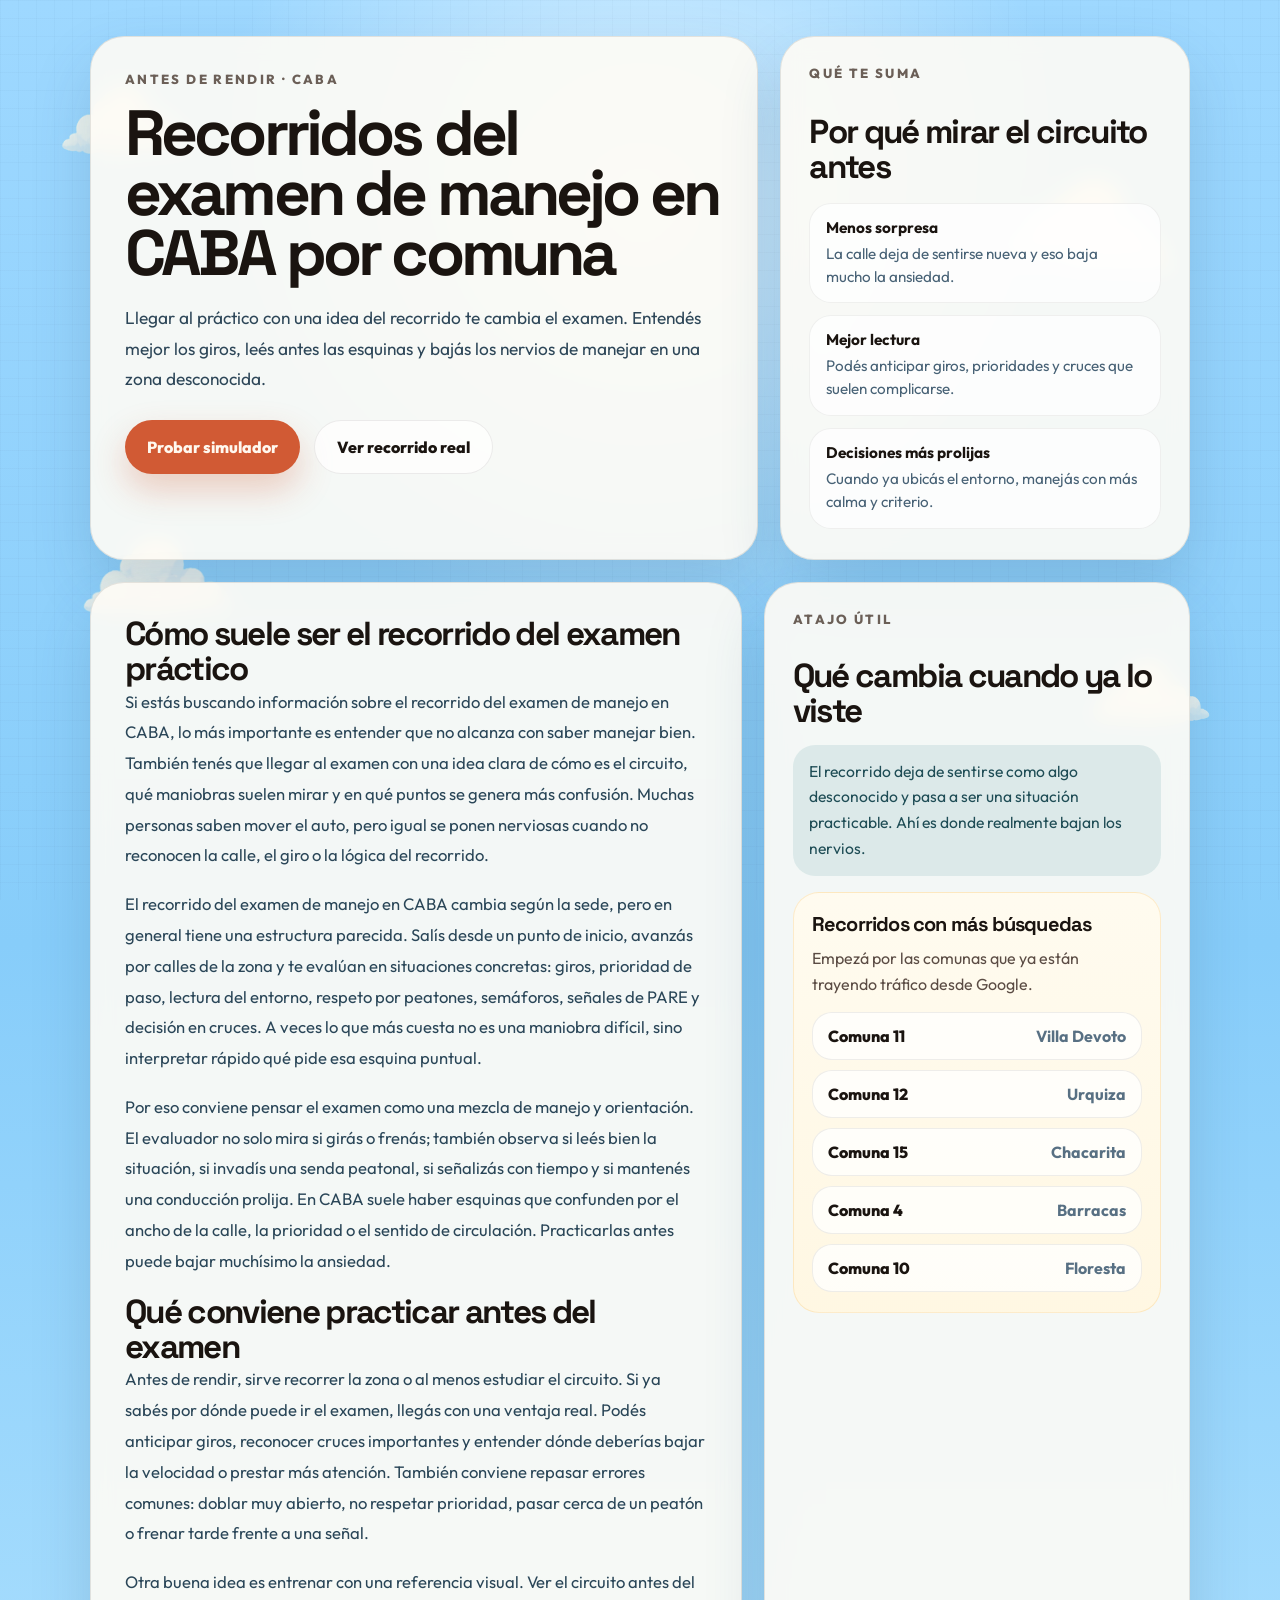
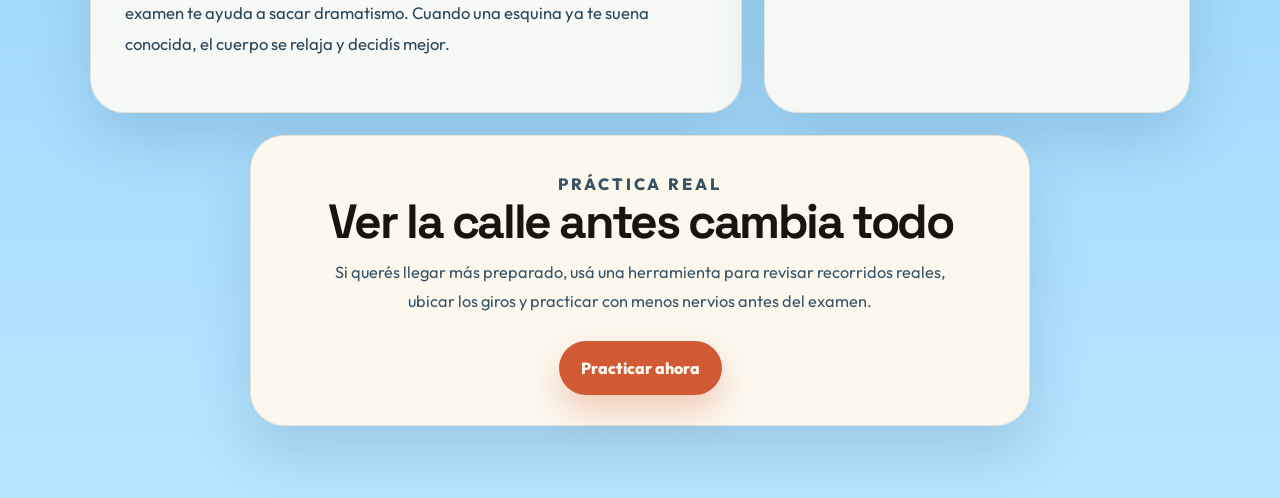
<file: seo-recorrido-examen-manejo-caba.html>
<!DOCTYPE html>
<html lang="es-AR">
  <head>
    <meta charset="UTF-8" />
    <meta name="viewport" content="width=device-width, initial-scale=1.0" />
    <title>Recorridos del examen de manejo en CABA por comuna</title>
    <meta
      name="description"
      content="Encontrá recorridos del examen de manejo en CABA por comuna: Comuna 11, Comuna 12, Chacarita, Barracas, Floresta y más circuitos para practicar."
    />
    <link rel="canonical" href="https://www.baja2cambios.com/seo-recorrido-examen-manejo-caba.html" />
    <link rel="preconnect" href="https://fonts.googleapis.com" />
    <link rel="preconnect" href="https://fonts.gstatic.com" crossorigin />
    <link
      href="https://fonts.googleapis.com/css2?family=Outfit:wght@400;500;600;700;800&family=Space+Grotesk:wght@500;700&display=swap"
      rel="stylesheet"
    />
    <link rel="stylesheet" href="./seo-landings.css" />
  </head>
  <body>
    <div class="seo-page">
      <div class="seo-cloud seo-cloud--1"><img src="./assets/home/cloud-2.png" alt="" /></div>
      <div class="seo-cloud seo-cloud--2"><img src="./assets/home/cloud-5.png" alt="" /></div>
      <div class="seo-cloud seo-cloud--3"><img src="./assets/home/cloud-7.png" alt="" /></div>
      <div class="seo-cloud seo-cloud--4"><img src="./assets/home/cloud-3.png" alt="" /></div>

      <main class="seo-shell">
        <section class="seo-hero">
          <article class="seo-card">
            <p class="seo-kicker">Antes de rendir · CABA</p>
            <h1>Recorridos del examen de manejo en CABA por comuna</h1>
            <p class="seo-lead">
              Llegar al práctico con una idea del recorrido te cambia el examen. Entendés mejor los
              giros, leés antes las esquinas y bajás los nervios de manejar en una zona desconocida.
            </p>
            <div class="seo-cta-row">
              <a class="seo-button" href="https://www.baja2cambios.com/">Probar simulador</a>
              <a class="seo-button-secondary" href="https://www.baja2cambios.com/?circuit=aca-libertador-a">
                Ver recorrido real
              </a>
            </div>
          </article>

          <aside class="seo-summary">
            <p class="seo-kicker">Qué te suma</p>
            <h2>Por qué mirar el circuito antes</h2>
            <ul class="seo-bullets">
              <li>
                <strong>Menos sorpresa</strong>
                <span>La calle deja de sentirse nueva y eso baja mucho la ansiedad.</span>
              </li>
              <li>
                <strong>Mejor lectura</strong>
                <span>Podés anticipar giros, prioridades y cruces que suelen complicarse.</span>
              </li>
              <li>
                <strong>Decisiones más prolijas</strong>
                <span>Cuando ya ubicás el entorno, manejás con más calma y criterio.</span>
              </li>
            </ul>
          </aside>
        </section>

        <section class="seo-grid">
          <article class="seo-article">
            <h2>Cómo suele ser el recorrido del examen práctico</h2>
            <p>
              Si estás buscando información sobre el recorrido del examen de manejo en CABA, lo más
              importante es entender que no alcanza con saber manejar bien. También tenés que
              llegar al examen con una idea clara de cómo es el circuito, qué maniobras suelen
              mirar y en qué puntos se genera más confusión. Muchas personas saben mover el auto,
              pero igual se ponen nerviosas cuando no reconocen la calle, el giro o la lógica del
              recorrido.
            </p>
            <p>
              El recorrido del examen de manejo en CABA cambia según la sede, pero en general tiene
              una estructura parecida. Salís desde un punto de inicio, avanzás por calles de la
              zona y te evalúan en situaciones concretas: giros, prioridad de paso, lectura del
              entorno, respeto por peatones, semáforos, señales de PARE y decisión en cruces. A
              veces lo que más cuesta no es una maniobra difícil, sino interpretar rápido qué pide
              esa esquina puntual.
            </p>
            <p>
              Por eso conviene pensar el examen como una mezcla de manejo y orientación. El
              evaluador no solo mira si girás o frenás; también observa si leés bien la situación,
              si invadís una senda peatonal, si señalizás con tiempo y si mantenés una conducción
              prolija. En CABA suele haber esquinas que confunden por el ancho de la calle, la
              prioridad o el sentido de circulación. Practicarlas antes puede bajar muchísimo la
              ansiedad.
            </p>

            <h2>Qué conviene practicar antes del examen</h2>
            <p>
              Antes de rendir, sirve recorrer la zona o al menos estudiar el circuito. Si ya sabés
              por dónde puede ir el examen, llegás con una ventaja real. Podés anticipar giros,
              reconocer cruces importantes y entender dónde deberías bajar la velocidad o prestar
              más atención. También conviene repasar errores comunes: doblar muy abierto, no
              respetar prioridad, pasar cerca de un peatón o frenar tarde frente a una señal.
            </p>
            <p>
              Otra buena idea es entrenar con una referencia visual. Ver el circuito antes del
              examen te ayuda a sacar dramatismo. Cuando una esquina ya te suena conocida, el
              cuerpo se relaja y decidís mejor.
            </p>
          </article>

          <aside class="seo-aside">
            <p class="seo-kicker">Atajo útil</p>
            <h2>Qué cambia cuando ya lo viste</h2>
            <p class="seo-note">
              El recorrido deja de sentirse como algo desconocido y pasa a ser una situación
              practicable. Ahí es donde realmente bajan los nervios.
            </p>
            <div class="seo-mini-cta">
                <strong>Recorridos con más búsquedas</strong>
                <p>
                Empezá por las comunas que ya están trayendo tráfico desde Google.
                </p>
              <nav class="seo-route-links" aria-label="Recorridos del examen por comuna">
                <a href="./recorrido-examen-conducir-comuna-11.html">Comuna 11 <span>Villa Devoto</span></a>
                <a href="./recorrido-examen-conducir-comuna-12.html">Comuna 12 <span>Urquiza</span></a>
                <a href="./recorrido-examen-conducir-chacarita.html">Comuna 15 <span>Chacarita</span></a>
                <a href="./recorrido-examen-conducir-comuna-4.html">Comuna 4 <span>Barracas</span></a>
                <a href="./recorrido-examen-conducir-comuna-10.html">Comuna 10 <span>Floresta</span></a>
              </nav>
            </div>
          </aside>
        </section>

        <section class="seo-footer-cta">
          <div class="seo-card">
            <p class="seo-kicker">Práctica real</p>
            <h2>Ver la calle antes cambia todo</h2>
            <p>
              Si querés llegar más preparado, usá una herramienta para revisar recorridos reales,
              ubicar los giros y practicar con menos nervios antes del examen.
            </p>
            <div class="seo-cta-row">
              <a class="seo-button" href="https://www.baja2cambios.com/">Practicar ahora</a>
            </div>
          </div>
        </section>
      </main>
    </div>
  </body>
</html>
</file>
<file: seo-landings.css>
:root {
  --sky-top: #9ed8ff;
  --sky-mid: #87cdfa;
  --sky-bottom: #b7e5ff;
  --ink: #1a1410;
  --muted: #6b5f57;
  --panel: rgba(255, 252, 245, 0.9);
  --panel-strong: rgba(255, 249, 238, 0.96);
  --line: rgba(26, 20, 16, 0.1);
  --accent: #d15a34;
  --accent-deep: #aa4323;
  --teal: #0d6b73;
  --shadow: 0 28px 60px rgba(40, 76, 111, 0.18);
}

* {
  box-sizing: border-box;
}

html {
  scroll-behavior: smooth;
}

body {
  margin: 0;
  min-height: 100vh;
  color: var(--ink);
  font-family: "Outfit", sans-serif;
  background:
    radial-gradient(circle at 50% 10%, rgba(255, 255, 255, 0.62), transparent 22%),
    linear-gradient(180deg, var(--sky-top) 0%, var(--sky-mid) 45%, var(--sky-bottom) 100%);
}

body::before {
  content: "";
  position: fixed;
  inset: 0;
  background-image:
    linear-gradient(rgba(17, 32, 45, 0.018) 1px, transparent 1px),
    linear-gradient(90deg, rgba(17, 32, 45, 0.018) 1px, transparent 1px);
  background-size: 18px 18px;
  pointer-events: none;
  z-index: 0;
}

.seo-page {
  position: relative;
  overflow: hidden;
  min-height: 100vh;
  padding: 36px 20px 72px;
}

.seo-cloud {
  position: fixed;
  z-index: 1;
  pointer-events: none;
  user-select: none;
}

.seo-cloud img {
  display: block;
  width: 100%;
  height: auto;
}

.seo-cloud--1 {
  top: 8%;
  left: 4%;
  width: 160px;
  opacity: 0.82;
}

.seo-cloud--2 {
  top: 18%;
  right: 6%;
  width: 210px;
  opacity: 0.9;
}

.seo-cloud--3 {
  top: 58%;
  left: 6%;
  width: 180px;
  opacity: 0.85;
}

.seo-cloud--4 {
  top: 72%;
  right: 4%;
  width: 150px;
  opacity: 0.82;
}

.seo-shell {
  position: relative;
  z-index: 2;
  width: min(1100px, 100%);
  margin: 0 auto;
  display: grid;
  gap: 22px;
}

.seo-hero {
  display: grid;
  grid-template-columns: minmax(0, 1.55fr) minmax(280px, 0.95fr);
  gap: 22px;
  align-items: stretch;
}

.seo-card,
.seo-summary,
.seo-article,
.seo-aside {
  background: var(--panel);
  border: 1px solid var(--line);
  border-radius: 34px;
  box-shadow: var(--shadow);
  backdrop-filter: blur(10px);
}

.seo-card {
  padding: 34px 34px 30px;
}

.seo-summary,
.seo-aside {
  padding: 28px 28px 30px;
}

.seo-kicker {
  margin: 0 0 16px;
  color: var(--muted);
  font-size: 0.82rem;
  font-weight: 800;
  letter-spacing: 0.18em;
  text-transform: uppercase;
}

.seo-card h1 {
  margin: 0;
  font-family: "Space Grotesk", sans-serif;
  font-size: clamp(2.4rem, 5vw, 4.3rem);
  line-height: 0.94;
  letter-spacing: -0.06em;
}

.seo-lead {
  margin: 20px 0 0;
  max-width: 42rem;
  color: #2d4658;
  font-size: 1.08rem;
  line-height: 1.75;
}

.seo-cta-row {
  display: flex;
  flex-wrap: wrap;
  gap: 14px;
  margin-top: 26px;
}

.seo-button,
.seo-button-secondary {
  display: inline-flex;
  align-items: center;
  justify-content: center;
  min-height: 54px;
  padding: 0 22px;
  border-radius: 999px;
  border: 0;
  text-decoration: none;
  font-weight: 800;
  font-size: 1rem;
  transition: transform 160ms ease, box-shadow 160ms ease, background 160ms ease;
}

.seo-button {
  color: #fff8ef;
  background: var(--accent);
  box-shadow: 0 16px 34px rgba(209, 90, 52, 0.28);
}

.seo-button:hover {
  background: var(--accent-deep);
  transform: translateY(-1px);
}

.seo-button-secondary {
  color: var(--ink);
  background: rgba(255, 255, 255, 0.74);
  border: 1px solid rgba(26, 20, 16, 0.08);
}

.seo-button-secondary:hover {
  background: rgba(255, 255, 255, 0.92);
  transform: translateY(-1px);
}

.seo-summary {
  display: grid;
  align-content: start;
  gap: 18px;
}

.seo-summary h2,
.seo-aside h2,
.seo-article h2 {
  margin: 0;
  font-family: "Space Grotesk", sans-serif;
  font-size: clamp(1.65rem, 2.6vw, 2.35rem);
  line-height: 1.05;
  letter-spacing: -0.05em;
}

.seo-bullets {
  margin: 0;
  padding: 0;
  list-style: none;
  display: grid;
  gap: 12px;
}

.seo-bullets li {
  display: grid;
  gap: 6px;
  padding: 14px 16px;
  border-radius: 22px;
  background: rgba(255, 255, 255, 0.72);
  border: 1px solid rgba(26, 20, 16, 0.06);
}

.seo-bullets strong {
  font-size: 0.96rem;
}

.seo-bullets span {
  color: #486276;
  font-size: 0.95rem;
  line-height: 1.5;
}

.seo-grid {
  display: grid;
  grid-template-columns: minmax(0, 1.3fr) minmax(280px, 0.85fr);
  gap: 22px;
}

.seo-article {
  padding: 34px;
}

.seo-article p {
  margin: 0 0 18px;
  color: #2a4658;
  font-size: 1.04rem;
  line-height: 1.85;
}

.seo-aside {
  display: grid;
  gap: 16px;
  align-content: start;
}

.seo-note {
  margin: 0;
  padding: 14px 16px;
  border-radius: 22px;
  background: rgba(13, 107, 115, 0.1);
  color: #1f4d56;
  font-size: 0.98rem;
  line-height: 1.65;
}

.seo-mini-cta {
  padding: 18px 18px 20px;
  border-radius: 26px;
  background: linear-gradient(180deg, rgba(255, 251, 239, 0.98), rgba(255, 247, 226, 0.98));
  border: 1px solid rgba(240, 163, 38, 0.18);
}

.seo-mini-cta strong {
  display: block;
  margin-bottom: 8px;
  font-family: "Space Grotesk", sans-serif;
  font-size: 1.25rem;
  letter-spacing: -0.04em;
}

.seo-mini-cta p {
  margin: 0 0 14px;
  color: #5b4c44;
  line-height: 1.65;
}

.seo-route-links {
  display: grid;
  gap: 10px;
}

.seo-route-links a {
  display: flex;
  justify-content: space-between;
  gap: 16px;
  padding: 13px 15px;
  border-radius: 20px;
  color: var(--ink);
  background: rgba(255, 255, 255, 0.76);
  border: 1px solid rgba(26, 20, 16, 0.07);
  text-decoration: none;
  font-weight: 800;
  transition: transform 160ms ease, background 160ms ease, border-color 160ms ease;
}

.seo-route-links a:hover {
  background: rgba(255, 255, 255, 0.95);
  border-color: rgba(209, 90, 52, 0.24);
  transform: translateY(-1px);
}

.seo-route-links span {
  color: #587083;
  font-weight: 700;
}

.seo-footer-cta {
  display: flex;
  justify-content: center;
}

.seo-footer-cta .seo-card {
  width: min(780px, 100%);
  text-align: center;
  background: var(--panel-strong);
}

.seo-footer-cta h2 {
  margin: 0 0 12px;
  font-family: "Space Grotesk", sans-serif;
  font-size: clamp(2rem, 4vw, 3rem);
  line-height: 1;
  letter-spacing: -0.05em;
}

.seo-footer-cta p {
  margin: 0 auto;
  max-width: 40rem;
  color: #375466;
  font-size: 1.02rem;
  line-height: 1.75;
}

.seo-footer-cta .seo-cta-row {
  justify-content: center;
}

@media (max-width: 900px) {
  .seo-hero,
  .seo-grid {
    grid-template-columns: 1fr;
  }

  .seo-cloud--1,
  .seo-cloud--2,
  .seo-cloud--3,
  .seo-cloud--4 {
    opacity: 0.48;
  }
}

@media (max-width: 640px) {
  .seo-page {
    padding: 18px 14px 48px;
  }

  .seo-card,
  .seo-summary,
  .seo-article,
  .seo-aside {
    border-radius: 26px;
  }

  .seo-card,
  .seo-article {
    padding: 24px 22px;
  }

  .seo-summary,
  .seo-aside {
    padding: 22px 20px 24px;
  }

  .seo-card h1 {
    font-size: clamp(2rem, 11vw, 3rem);
  }

  .seo-lead,
  .seo-article p,
  .seo-note,
  .seo-mini-cta p,
  .seo-route-links a {
    font-size: 1rem;
    line-height: 1.75;
  }

  .seo-route-links a {
    flex-direction: column;
    gap: 2px;
  }

  .seo-cloud--1 {
    top: 5%;
    left: -6%;
    width: 120px;
  }

  .seo-cloud--2 {
    top: 14%;
    right: -8%;
    width: 150px;
  }

  .seo-cloud--3 {
    top: 62%;
    left: -4%;
    width: 130px;
  }

  .seo-cloud--4 {
    top: 82%;
    right: -8%;
    width: 120px;
  }
}

body.seo-page--autoescuelas {
  background:
    radial-gradient(circle at 18% 14%, rgba(255, 252, 244, 0.82), transparent 26%),
    radial-gradient(circle at 88% 20%, rgba(255, 241, 211, 0.55), transparent 22%),
    linear-gradient(180deg, #8fd2ff 0%, #93d6f8 38%, #d8f2ff 100%);
}

.seo-page--autoescuelas .proposal-shell {
  gap: 24px;
}

.proposal-stack {
  display: grid;
  gap: 24px;
}

.proposal-block {
  width: 100%;
}

.proposal-hero-card {
  padding: 42px 40px 38px;
}

.proposal-hero-card h1 {
  margin: 0;
  font-family: "Space Grotesk", sans-serif;
  font-size: clamp(2.8rem, 6vw, 5.4rem);
  line-height: 0.92;
  letter-spacing: -0.065em;
  max-width: 14ch;
}

.proposal-highlight-strip {
  display: flex;
  flex-wrap: wrap;
  gap: 10px;
  margin-top: 24px;
}

.proposal-highlight-strip span {
  padding: 10px 14px;
  border-radius: 999px;
  background: rgba(255, 255, 255, 0.72);
  border: 1px solid rgba(26, 20, 16, 0.08);
  color: #305062;
  font-size: 0.94rem;
  font-weight: 700;
}

.proposal-proof-card,
.proposal-band,
.proposal-ai-card,
.proposal-steps-panel,
.proposal-benefits-panel,
.proposal-contrast-card,
.proposal-price-card,
.proposal-includes-card {
  background: rgba(255, 252, 245, 0.9);
  border: 1px solid rgba(26, 20, 16, 0.1);
  border-radius: 34px;
  box-shadow: var(--shadow);
  backdrop-filter: blur(10px);
}

.proposal-proof-card {
  padding: 28px 28px 30px;
}

.proposal-proof-card h2,
.proposal-section-head h2,
.proposal-price-card h2,
.proposal-contrast-card h2,
.proposal-band h2,
.proposal-problem h2,
.proposal-solution-card h2,
.proposal-footer h2 {
  margin: 0;
  font-family: "Space Grotesk", sans-serif;
  font-size: clamp(2.2rem, 4vw, 3.6rem);
  line-height: 0.96;
  letter-spacing: -0.05em;
}

.proposal-proof-card p,
.proposal-contrast-card p,
.proposal-price-note,
.proposal-signoff {
  margin: 14px 0 0;
  color: #375466;
  line-height: 1.7;
}

.proposal-large-copy {
  max-width: 50rem;
  font-size: 1.14rem;
  line-height: 1.82;
}

.proposal-stats-panel {
  padding: 32px;
  background: rgba(255, 252, 245, 0.9);
  border: 1px solid rgba(26, 20, 16, 0.1);
  border-radius: 34px;
  box-shadow: var(--shadow);
  backdrop-filter: blur(10px);
}

.proposal-stat-grid {
  display: grid;
  grid-template-columns: 1fr;
  gap: 14px;
  margin-top: 22px;
}

.proposal-stat-grid article {
  padding: 28px 24px;
  border-radius: 30px;
  background: linear-gradient(180deg, rgba(255, 248, 234, 0.96), rgba(255, 255, 255, 0.82));
  border: 1px solid rgba(209, 90, 52, 0.12);
}

.proposal-stat-grid strong {
  display: block;
  margin-bottom: 10px;
  font-family: "Space Grotesk", sans-serif;
  font-size: clamp(2.6rem, 6vw, 4.5rem);
  line-height: 0.92;
  letter-spacing: -0.05em;
  color: var(--accent-deep);
}

.proposal-stat-grid span {
  display: block;
  color: #486276;
  font-size: 1.02rem;
  line-height: 1.65;
}

.proposal-band {
  display: grid;
  gap: 18px;
  padding: 34px 32px;
}

.proposal-band-note {
  padding: 18px 20px;
  border-radius: 24px;
  background: rgba(13, 107, 115, 0.09);
  color: #21515a;
  font-weight: 600;
  line-height: 1.65;
}

.proposal-list {
  display: grid;
  gap: 14px;
  margin-top: 22px;
}

.proposal-list-item {
  padding: 18px 18px 20px;
  border-radius: 24px;
  background: rgba(255, 255, 255, 0.7);
  border: 1px solid rgba(26, 20, 16, 0.06);
}

.proposal-list-item strong,
.proposal-feature-stack strong,
.proposal-benefit-card strong,
.proposal-step-card strong {
  display: block;
  margin-bottom: 8px;
  font-size: 1rem;
}

.proposal-list-item span,
.proposal-feature-stack span {
  color: #4a6778;
  line-height: 1.6;
}

.proposal-solution-card {
  gap: 18px;
}

.proposal-feature-stack {
  display: grid;
  gap: 12px;
  margin-top: 22px;
}

.proposal-feature-stack article {
  padding: 20px 18px 22px;
  border-radius: 24px;
  background: rgba(255, 255, 255, 0.74);
  border: 1px solid rgba(26, 20, 16, 0.06);
}

.proposal-ai-card {
  display: grid;
  gap: 20px;
  padding: 34px 32px;
  background:
    radial-gradient(circle at top right, rgba(255, 231, 186, 0.45), transparent 24%),
    linear-gradient(180deg, rgba(255, 252, 245, 0.96), rgba(252, 248, 239, 0.94));
}

.proposal-ai-grid {
  display: grid;
  gap: 14px;
}

.proposal-ai-grid article {
  padding: 22px 20px;
  border-radius: 24px;
  background: rgba(255, 255, 255, 0.78);
  border: 1px solid rgba(26, 20, 16, 0.07);
}

.proposal-ai-grid strong {
  display: block;
  margin-bottom: 8px;
  font-size: 1rem;
}

.proposal-ai-grid span {
  color: #4a6778;
  line-height: 1.65;
}

.proposal-steps-panel,
.proposal-benefits-panel {
  padding: 32px;
}

.proposal-section-head {
  display: grid;
  gap: 12px;
}

.proposal-steps-grid,
.proposal-benefits-grid {
  display: grid;
  gap: 14px;
  margin-top: 24px;
}

.proposal-steps-grid {
  grid-template-columns: 1fr;
}

.proposal-step-card,
.proposal-benefit-card {
  position: relative;
  padding: 20px 18px 18px;
  border-radius: 26px;
  background: rgba(255, 255, 255, 0.76);
  border: 1px solid rgba(26, 20, 16, 0.07);
  overflow: hidden;
}

.proposal-step-card::before,
.proposal-benefit-card::before,
.proposal-price-card::before {
  content: "";
  position: absolute;
  inset: 0 auto auto 0;
  width: 100%;
  height: 4px;
  background: linear-gradient(90deg, #f08b48, #0d6b73);
}

.proposal-step-index {
  display: inline-flex;
  align-items: center;
  justify-content: center;
  width: 34px;
  height: 34px;
  margin-bottom: 14px;
  border-radius: 999px;
  background: rgba(209, 90, 52, 0.12);
  color: var(--accent-deep);
  font-family: "Space Grotesk", sans-serif;
  font-weight: 700;
}

.proposal-step-card p,
.proposal-benefit-card p {
  margin: 0;
  color: #496476;
  line-height: 1.6;
}

.proposal-benefits-grid {
  grid-template-columns: 1fr;
}

.proposal-contrast-card {
  display: grid;
  gap: 18px;
  padding: 34px 32px;
  background:
    radial-gradient(circle at top left, rgba(255, 236, 204, 0.6), transparent 30%),
    rgba(255, 251, 239, 0.92);
}

.proposal-price-card,
.proposal-includes-card {
  position: relative;
  padding: 34px 32px;
}

.proposal-price-big {
  margin-top: 18px;
  color: var(--accent-deep);
  font-family: "Space Grotesk", sans-serif;
  font-size: clamp(3rem, 8vw, 5.8rem);
  line-height: 0.9;
  letter-spacing: -0.08em;
}

.proposal-includes-list {
  margin: 0;
  padding: 0;
  list-style: none;
  display: grid;
  gap: 12px;
}

.proposal-includes-list li {
  padding: 14px 16px;
  border-radius: 20px;
  background: rgba(255, 255, 255, 0.72);
  border: 1px solid rgba(26, 20, 16, 0.06);
  color: #355363;
  line-height: 1.55;
}

.proposal-includes-list li::before {
  content: "✓";
  margin-right: 10px;
  color: var(--teal);
  font-weight: 800;
}

.proposal-footer .seo-card {
  width: min(860px, 100%);
}

.proposal-footer {
  padding: 40px 38px 36px;
}

.proposal-signoff {
  color: #6a6056;
  font-size: 0.94rem;
}

@media (max-width: 1080px) {
}

@media (max-width: 900px) {
}

@media (max-width: 640px) {
  .proposal-proof-card,
  .proposal-band,
  .proposal-ai-card,
  .proposal-steps-panel,
  .proposal-benefits-panel,
  .proposal-contrast-card,
  .proposal-price-card,
  .proposal-includes-card {
    border-radius: 26px;
  }

  .proposal-proof-card,
  .proposal-band,
  .proposal-ai-card,
  .proposal-steps-panel,
  .proposal-benefits-panel,
  .proposal-contrast-card,
  .proposal-price-card,
  .proposal-includes-card {
    padding: 24px 22px;
  }

  .proposal-steps-grid {
    grid-template-columns: 1fr;
  }

  .proposal-hero-card h1 {
    font-size: clamp(2.1rem, 10.5vw, 3.35rem);
    max-width: none;
  }

  .proposal-hero-card,
  .proposal-footer {
    padding: 28px 24px;
  }
}
</file>
<file: propuesta-comercial-autoescuelas.css>
html {
  scroll-behavior: auto;
  scroll-padding-block: clamp(18px, 5vh, 54px);
}

body.proposal-parallax-page {
  --proposal-scene-blur: 0px;
  --proposal-scene-scale: 1;
  --proposal-scene-dim: 0;
  --proposal-sky-y: 0px;
  --proposal-cloud-exit: 0px;
  --proposal-cloud-entry: -42vw;
  --proposal-cloud-in-opacity: 0;
  margin: 0;
  min-height: 100vh;
  color: #171413;
  background: #005cff;
  overflow-x: hidden;
}

body.proposal-parallax-page::before {
  display: none;
}

.proposal-scene {
  position: fixed;
  inset: 0;
  z-index: 0;
  overflow: hidden;
  pointer-events: none;
  background: #005cff;
}

.proposal-sky,
.proposal-scene-focus,
.proposal-background-wash {
  position: absolute;
  inset: 0;
}

.proposal-sky {
  inset: -4vh -4vw;
  background-image: url("./assets/proposal/sky.png");
  background-position: center;
  background-size: cover;
  transform: translate3d(0, var(--proposal-sky-y), 0) scale(1.04);
  will-change: transform;
}

.proposal-scene-focus {
  transform: scale(var(--proposal-scene-scale));
  transform-origin: center;
  filter: blur(var(--proposal-scene-blur)) saturate(1.06) brightness(1.01);
  will-change: transform, filter;
}

.proposal-background-wash {
  background:
    radial-gradient(circle at 36% 16%, rgba(255, 255, 255, 0.18), transparent 22%),
    radial-gradient(circle at 72% 86%, rgba(255, 255, 255, 0.16), transparent 26%),
    rgba(2, 18, 48, var(--proposal-scene-dim));
  will-change: background;
}

.proposal-logo,
.proposal-device,
.proposal-cloud {
  position: absolute;
  display: block;
  user-select: none;
  -webkit-user-drag: none;
}

.proposal-logo {
  top: clamp(38px, 7vh, 88px);
  left: 50%;
  z-index: 4;
  width: min(62vw, 1190px);
  height: auto;
  opacity: 0;
  transform: translateX(-50%);
  animation: proposalLogoIn 900ms cubic-bezier(0.18, 0.82, 0.22, 1) 120ms forwards;
}

.proposal-device {
  z-index: 3;
  height: auto;
  opacity: 0;
  filter: drop-shadow(0 34px 34px rgba(0, 18, 71, 0.22));
  animation: proposalDeviceIn 1050ms cubic-bezier(0.16, 0.9, 0.2, 1) 720ms forwards;
}

.proposal-device--phone {
  left: max(-12px, 1.4vw);
  bottom: clamp(118px, 18vh, 194px);
  width: min(54vw, 1045px);
}

.proposal-device--desktop {
  right: max(24px, 1.3vw);
  bottom: clamp(24px, 4.2vh, 54px);
  width: min(41vw, 790px);
  animation-delay: 820ms;
}

.proposal-cloud-layer {
  position: absolute;
  inset: 0;
  z-index: 2;
}

.proposal-cloud-layer--intro {
  transform: translate3d(var(--proposal-cloud-exit), 0, 0);
  will-change: transform;
}

.proposal-cloud-layer--incoming {
  opacity: var(--proposal-cloud-in-opacity);
  transform: translate3d(var(--proposal-cloud-entry), 0, 0);
  will-change: opacity, transform;
}

.proposal-cloud {
  width: clamp(118px, 16vw, 272px);
  height: auto;
  opacity: 0;
  filter: drop-shadow(0 16px 20px rgba(0, 44, 101, 0.14));
  animation: proposalCloudIn 880ms ease-out 1230ms forwards;
}

.proposal-cloud--one {
  left: 2.6vw;
  top: 20vh;
  width: clamp(154px, 16vw, 260px);
}

.proposal-cloud--two {
  right: 0.5vw;
  top: 2vh;
  width: clamp(170px, 15vw, 286px);
  animation-delay: 1350ms;
}

.proposal-cloud--three {
  left: 38.8vw;
  top: 27vh;
  width: clamp(110px, 10vw, 178px);
  animation-delay: 1450ms;
}

.proposal-cloud--four {
  left: -3.5vw;
  bottom: -4vh;
  width: clamp(170px, 17vw, 318px);
  animation-delay: 1520ms;
}

.proposal-cloud--five {
  left: 4vw;
  top: 8vh;
  width: clamp(124px, 13vw, 224px);
}

.proposal-cloud--six {
  right: 9vw;
  top: 42vh;
  width: clamp(168px, 18vw, 310px);
}

.proposal-cloud--seven {
  left: 60vw;
  bottom: 6vh;
  width: clamp(142px, 15vw, 260px);
}

.proposal-cloud--eight {
  left: 12vw;
  bottom: 28vh;
  width: clamp(108px, 11vw, 190px);
}

.proposal-experience {
  position: relative;
  z-index: 1;
  min-height: 100vh;
}

.proposal-opening {
  position: relative;
  min-height: 100vh;
  min-height: 100svh;
}

.proposal-scroll-cue {
  position: absolute;
  left: 50%;
  bottom: clamp(24px, 5.6vh, 64px);
  display: flex;
  flex-direction: column;
  align-items: center;
  gap: 8px;
  color: #fff9ef;
  font-family: "Space Grotesk", sans-serif;
  font-size: clamp(1.55rem, 3vw, 2.55rem);
  font-weight: 700;
  line-height: 1;
  text-align: center;
  text-shadow: 0 5px 20px rgba(0, 22, 84, 0.28);
  transform: translateX(-50%);
  animation: proposalCueIn 800ms ease-out 1800ms both;
}

.proposal-scroll-arrow {
  width: clamp(28px, 4vw, 44px);
  height: clamp(28px, 4vw, 44px);
  border-right: 1.5px solid rgba(255, 255, 255, 0.72);
  border-bottom: 1.5px solid rgba(255, 255, 255, 0.72);
  transform: rotate(45deg);
  animation: proposalArrowPulse 1500ms ease-in-out 2200ms infinite;
}

.proposal-card-flow {
  width: min(1168px, calc(100% - 40px));
  margin: 0 auto;
  padding: clamp(64px, 11vh, 128px) 0 clamp(92px, 16vh, 170px);
  display: grid;
  gap: clamp(74px, 13vh, 136px);
}

.proposal-card-flow > .proposal-block {
  width: 100%;
  margin-inline: auto;
  scroll-margin-block: clamp(18px, 5vh, 54px);
}

body.proposal-motion-ready .proposal-card-flow > .proposal-block {
  opacity: var(--proposal-card-opacity, 1);
  transform:
    translate3d(0, var(--proposal-card-y, 0px), 0)
    scale(var(--proposal-card-scale, 1));
  filter: blur(var(--proposal-card-blur, 0px));
  will-change: transform, opacity, filter;
}

.proposal-card-flow > .proposal-block:not(.proposal-demo-break) {
  border: 1px solid rgba(255, 255, 255, 0.52);
  background:
    linear-gradient(135deg, rgba(255, 253, 248, 0.94), rgba(238, 250, 255, 0.86));
  box-shadow:
    0 34px 90px rgba(0, 22, 86, 0.22),
    inset 0 1px 0 rgba(255, 255, 255, 0.6);
  backdrop-filter: blur(22px) saturate(1.12);
  -webkit-backdrop-filter: blur(22px) saturate(1.12);
}

.proposal-parallax-page .proposal-hero-card {
  min-height: min(62vh, 650px);
  display: flex;
  flex-direction: column;
  justify-content: center;
  padding: clamp(28px, 3.8vw, 44px);
}

.proposal-parallax-page .proposal-hero-card h1 {
  max-width: 14.2ch;
  font-size: clamp(2.8rem, 5.4vw, 5.35rem);
  line-height: 0.91;
}

.proposal-parallax-page .seo-lead {
  max-width: 48rem;
  color: #143b56;
  font-size: clamp(0.98rem, 1.14vw, 1.1rem);
  line-height: 1.55;
}

.proposal-parallax-page .seo-kicker {
  color: rgba(22, 21, 21, 0.66);
}

.proposal-parallax-page .seo-button {
  box-shadow:
    0 18px 34px rgba(209, 90, 52, 0.28),
    inset 0 1px 0 rgba(255, 255, 255, 0.24);
}

.proposal-parallax-page .seo-button-secondary {
  background: rgba(255, 255, 255, 0.62);
}

.proposal-parallax-page .proposal-proof-card,
.proposal-parallax-page .proposal-band,
.proposal-parallax-page .proposal-ai-card,
.proposal-parallax-page .proposal-steps-panel,
.proposal-parallax-page .proposal-benefits-panel,
.proposal-parallax-page .proposal-contrast-card,
.proposal-parallax-page .proposal-price-card,
.proposal-parallax-page .proposal-includes-card,
.proposal-parallax-page .proposal-stats-panel,
.proposal-parallax-page .proposal-solution-card,
.proposal-parallax-page .proposal-problem,
.proposal-parallax-page .proposal-footer {
  padding: clamp(24px, 3.4vw, 40px);
}

.proposal-parallax-page .proposal-proof-card h2,
.proposal-parallax-page .proposal-section-head h2,
.proposal-parallax-page .proposal-price-card h2,
.proposal-parallax-page .proposal-contrast-card h2,
.proposal-parallax-page .proposal-band h2,
.proposal-parallax-page .proposal-problem h2,
.proposal-parallax-page .proposal-solution-card h2,
.proposal-parallax-page .proposal-footer h2 {
  font-size: clamp(2.05rem, 4.15vw, 4.25rem);
  line-height: 0.94;
}

.proposal-parallax-page .proposal-large-copy,
.proposal-parallax-page .proposal-price-note,
.proposal-parallax-page .proposal-band-note,
.proposal-parallax-page .proposal-list-item span,
.proposal-parallax-page .proposal-feature-stack span,
.proposal-parallax-page .proposal-ai-grid span,
.proposal-parallax-page .proposal-step-card p,
.proposal-parallax-page .proposal-benefit-card p,
.proposal-parallax-page .proposal-includes-list li {
  color: #153f59;
}

.proposal-parallax-page .proposal-large-copy {
  font-size: clamp(0.98rem, 1.18vw, 1.08rem);
  line-height: 1.58;
}

.proposal-parallax-page .proposal-stat-grid {
  grid-template-columns: repeat(3, minmax(0, 1fr));
}

.proposal-parallax-page .proposal-feature-stack,
.proposal-parallax-page .proposal-ai-grid,
.proposal-parallax-page .proposal-steps-grid,
.proposal-parallax-page .proposal-benefits-grid {
  grid-template-columns: repeat(2, minmax(0, 1fr));
}

.proposal-parallax-page .proposal-feature-stack article,
.proposal-parallax-page .proposal-ai-grid article,
.proposal-parallax-page .proposal-step-card,
.proposal-parallax-page .proposal-benefit-card,
.proposal-parallax-page .proposal-list-item,
.proposal-parallax-page .proposal-includes-list li,
.proposal-parallax-page .proposal-stat-grid article {
  background: rgba(255, 255, 255, 0.5);
  border-color: rgba(9, 44, 74, 0.08);
  box-shadow: inset 0 1px 0 rgba(255, 255, 255, 0.46);
}

.proposal-demo-break {
  min-height: clamp(220px, 32vh, 350px);
  display: grid;
  place-items: center;
}

.proposal-contact-break {
  min-height: clamp(260px, 42vh, 430px);
  display: grid;
  place-items: center;
}

.proposal-contact-card {
  width: min(760px, 100%);
  padding: clamp(24px, 4vw, 42px);
  border: 1px solid rgba(255, 255, 255, 0.54);
  border-radius: clamp(28px, 3.2vw, 38px);
  background:
    radial-gradient(circle at 12% 0%, rgba(198, 244, 219, 0.58), transparent 32%),
    linear-gradient(135deg, rgba(255, 253, 248, 0.94), rgba(236, 250, 255, 0.88));
  box-shadow:
    0 34px 90px rgba(0, 22, 86, 0.2),
    inset 0 1px 0 rgba(255, 255, 255, 0.62);
  backdrop-filter: blur(22px) saturate(1.12);
  -webkit-backdrop-filter: blur(22px) saturate(1.12);
}

.proposal-contact-card h2 {
  max-width: 12ch;
  margin: 0;
  font-family: "Space Grotesk", sans-serif;
  font-size: clamp(2.1rem, 4.6vw, 4.45rem);
  line-height: 0.94;
  letter-spacing: -0.05em;
}

.proposal-contact-card p:not(.seo-kicker) {
  max-width: 42rem;
  margin: 16px 0 0;
  color: #153f59;
  font-size: clamp(1rem, 1.25vw, 1.12rem);
  line-height: 1.55;
}

.proposal-contact-actions {
  display: flex;
  flex-wrap: wrap;
  gap: 12px;
  align-items: center;
  margin-top: 24px;
}

.proposal-whatsapp-button,
.proposal-email-link {
  display: inline-flex;
  align-items: center;
  justify-content: center;
  min-height: 56px;
  border-radius: 999px;
  font-family: "Space Grotesk", sans-serif;
  font-weight: 700;
  line-height: 1;
  letter-spacing: 0;
  text-decoration: none;
  transition:
    transform 180ms ease,
    box-shadow 180ms ease,
    background 180ms ease;
}

.proposal-whatsapp-button {
  padding: 0 24px;
  color: #f7fff9;
  background: linear-gradient(180deg, #24c46b 0%, #16824d 100%);
  box-shadow:
    0 18px 36px rgba(21, 121, 70, 0.28),
    inset 0 1px 0 rgba(255, 255, 255, 0.28);
}

.proposal-email-link {
  padding: 0 20px;
  color: #163c54;
  background: rgba(255, 255, 255, 0.66);
  border: 1px solid rgba(9, 44, 74, 0.1);
}

.proposal-whatsapp-button:hover,
.proposal-email-link:hover {
  transform: translateY(-2px);
}

.proposal-big-demo {
  display: inline-flex;
  align-items: center;
  justify-content: center;
  min-width: clamp(260px, 32vw, 460px);
  min-height: clamp(88px, 9vw, 126px);
  padding: 0 clamp(44px, 5vw, 72px);
  border-radius: 999px;
  color: #fff8ef;
  background: linear-gradient(180deg, #df6843 0%, #c95131 100%);
  box-shadow:
    0 30px 70px rgba(66, 18, 10, 0.24),
    0 10px 26px rgba(209, 90, 52, 0.32),
    inset 0 1px 0 rgba(255, 255, 255, 0.28);
  font-family: "Space Grotesk", sans-serif;
  font-size: clamp(2.25rem, 4.2vw, 4.4rem);
  font-weight: 700;
  line-height: 1;
  letter-spacing: 0;
  text-decoration: none;
  white-space: nowrap;
  transition:
    transform 180ms ease,
    box-shadow 180ms ease,
    filter 180ms ease;
}

.proposal-big-demo:hover {
  transform: translateY(-3px) scale(1.015);
  filter: saturate(1.06);
  box-shadow:
    0 36px 84px rgba(66, 18, 10, 0.3),
    0 16px 34px rgba(209, 90, 52, 0.36),
    inset 0 1px 0 rgba(255, 255, 255, 0.34);
}

.proposal-big-demo:focus-visible,
.proposal-whatsapp-button:focus-visible,
.proposal-email-link:focus-visible,
.proposal-parallax-page .seo-button:focus-visible,
.proposal-parallax-page .seo-button-secondary:focus-visible {
  outline: 3px solid rgba(255, 255, 255, 0.86);
  outline-offset: 5px;
}

.proposal-parallax-page .proposal-footer .seo-cta-row {
  justify-content: flex-start;
}

@keyframes proposalLogoIn {
  from {
    opacity: 0;
    translate: 0 -18px;
    filter: blur(12px);
  }
  to {
    opacity: 1;
    translate: 0 0;
    filter: blur(0);
  }
}

@keyframes proposalDeviceIn {
  from {
    opacity: 0;
    translate: 0 36px;
    scale: 0.965;
    filter: blur(10px) drop-shadow(0 34px 34px rgba(0, 18, 71, 0.18));
  }
  to {
    opacity: 1;
    translate: 0 0;
    scale: 1;
    filter: blur(0) drop-shadow(0 34px 34px rgba(0, 18, 71, 0.22));
  }
}

@keyframes proposalCloudIn {
  from {
    opacity: 0;
    scale: 0.96;
    filter: blur(12px) drop-shadow(0 16px 20px rgba(0, 44, 101, 0.08));
  }
  to {
    opacity: 1;
    scale: 1;
    filter: blur(0) drop-shadow(0 16px 20px rgba(0, 44, 101, 0.14));
  }
}

@keyframes proposalCueIn {
  from {
    opacity: 0;
    translate: 0 10px;
  }
  to {
    opacity: 1;
    translate: 0 0;
  }
}

@keyframes proposalArrowPulse {
  0%,
  100% {
    opacity: 0.38;
    translate: 0 0;
  }
  50% {
    opacity: 0.92;
    translate: 0 8px;
  }
}

@media (max-width: 980px) {
  .proposal-logo {
    top: clamp(42px, 8vh, 92px);
    width: min(68vw, 840px);
  }

  .proposal-device--phone {
    left: -6vw;
    bottom: 24vh;
    width: min(58vw, 680px);
  }

  .proposal-device--desktop {
    right: -6vw;
    bottom: 2vh;
    width: min(45vw, 500px);
  }

  .proposal-card-flow {
    width: min(100% - 28px, 760px);
    gap: clamp(72px, 13vh, 132px);
  }

  .proposal-parallax-page .proposal-stat-grid,
  .proposal-parallax-page .proposal-feature-stack,
  .proposal-parallax-page .proposal-ai-grid,
  .proposal-parallax-page .proposal-steps-grid,
  .proposal-parallax-page .proposal-benefits-grid {
    grid-template-columns: 1fr;
  }

  .proposal-parallax-page .proposal-hero-card {
    min-height: auto;
  }
}

@media (max-width: 720px) {
  html {
    scroll-padding-block: 16px;
  }

  .proposal-scene-focus {
    filter: blur(calc(var(--proposal-scene-blur) * 0.62)) saturate(1.06) brightness(1.01);
  }

  .proposal-sky {
    inset: -3vh -42vw;
    background-position: center top;
  }

  .proposal-logo {
    top: 8vh;
    width: 84vw;
  }

  .proposal-device--phone {
    left: -24vw;
    bottom: 34vh;
    width: 118vw;
  }

  .proposal-device--desktop {
    right: -20vw;
    bottom: 20vh;
    width: 76vw;
  }

  .proposal-cloud--one {
    left: -10vw;
    top: 22vh;
  }

  .proposal-cloud--two {
    right: -32vw;
    top: 2vh;
  }

  .proposal-cloud--three {
    left: 58vw;
    top: 32vh;
  }

  .proposal-cloud--four {
    left: -20vw;
    bottom: 0;
  }

  .proposal-scroll-cue {
    width: min(86vw, 360px);
    font-size: clamp(1.45rem, 8vw, 2.1rem);
  }

  .proposal-card-flow {
    width: min(100% - 24px, 520px);
    padding-top: 54px;
    gap: 64px;
  }

  .proposal-card-flow > .proposal-block:not(.proposal-demo-break) {
    border-radius: 24px;
  }

  .proposal-parallax-page .proposal-hero-card,
  .proposal-parallax-page .proposal-proof-card,
  .proposal-parallax-page .proposal-band,
  .proposal-parallax-page .proposal-ai-card,
  .proposal-parallax-page .proposal-steps-panel,
  .proposal-parallax-page .proposal-benefits-panel,
  .proposal-parallax-page .proposal-contrast-card,
  .proposal-parallax-page .proposal-price-card,
  .proposal-parallax-page .proposal-includes-card,
  .proposal-parallax-page .proposal-stats-panel,
  .proposal-parallax-page .proposal-solution-card,
  .proposal-parallax-page .proposal-problem,
  .proposal-parallax-page .proposal-footer {
    padding: 18px 16px;
  }

  .proposal-parallax-page .proposal-hero-card h1 {
    max-width: none;
    font-size: clamp(1.95rem, 9.3vw, 2.72rem);
    line-height: 0.94;
  }

  .proposal-parallax-page .proposal-proof-card h2,
  .proposal-parallax-page .proposal-section-head h2,
  .proposal-parallax-page .proposal-price-card h2,
  .proposal-parallax-page .proposal-contrast-card h2,
  .proposal-parallax-page .proposal-band h2,
  .proposal-parallax-page .proposal-problem h2,
  .proposal-parallax-page .proposal-solution-card h2,
  .proposal-parallax-page .proposal-footer h2 {
    font-size: clamp(1.65rem, 7.7vw, 2.35rem);
    line-height: 0.98;
  }

  .proposal-parallax-page .seo-kicker {
    margin-bottom: 10px;
    font-size: 0.66rem;
    letter-spacing: 0.15em;
  }

  .proposal-parallax-page .seo-lead,
  .proposal-parallax-page .proposal-large-copy,
  .proposal-parallax-page .proposal-price-note,
  .proposal-parallax-page .proposal-band-note,
  .proposal-parallax-page .proposal-list-item span,
  .proposal-parallax-page .proposal-feature-stack span,
  .proposal-parallax-page .proposal-ai-grid span,
  .proposal-parallax-page .proposal-step-card p,
  .proposal-parallax-page .proposal-benefit-card p,
  .proposal-parallax-page .proposal-includes-list li {
    font-size: 0.9rem;
    line-height: 1.38;
  }

  .proposal-highlight-strip {
    gap: 7px;
    margin-top: 14px;
  }

  .proposal-highlight-strip span {
    padding: 7px 10px;
    font-size: 0.74rem;
  }

  .proposal-parallax-page .seo-cta-row {
    gap: 8px;
    margin-top: 14px;
  }

  .proposal-parallax-page .seo-button,
  .proposal-parallax-page .seo-button-secondary {
    min-height: 43px;
    padding: 0 15px;
    font-size: 0.86rem;
  }

  .proposal-stat-grid,
  .proposal-feature-stack,
  .proposal-ai-grid,
  .proposal-steps-grid,
  .proposal-benefits-grid,
  .proposal-list {
    gap: 8px;
    margin-top: 12px;
  }

  .proposal-stat-grid article,
  .proposal-feature-stack article,
  .proposal-ai-grid article,
  .proposal-step-card,
  .proposal-benefit-card,
  .proposal-list-item,
  .proposal-includes-list li {
    padding: 10px 12px;
    border-radius: 16px;
  }

  .proposal-stat-grid strong {
    margin-bottom: 4px;
    font-size: clamp(1.95rem, 8vw, 2.6rem);
  }

  .proposal-list-item strong,
  .proposal-feature-stack strong,
  .proposal-benefit-card strong,
  .proposal-step-card strong,
  .proposal-ai-grid strong {
    margin-bottom: 4px;
    font-size: 0.9rem;
  }

  .proposal-step-index {
    width: 26px;
    height: 26px;
    margin-bottom: 8px;
    font-size: 0.78rem;
  }

  .proposal-price-big {
    margin-top: 10px;
    font-size: clamp(2.35rem, 13vw, 3.4rem);
  }

  .proposal-includes-list {
    gap: 8px;
  }

  .proposal-demo-break,
  .proposal-contact-break {
    min-height: 240px;
  }

  .proposal-contact-card {
    padding: 20px 18px;
    border-radius: 24px;
  }

  .proposal-contact-card h2 {
    max-width: 13ch;
    font-size: clamp(1.75rem, 8.4vw, 2.6rem);
    line-height: 0.96;
  }

  .proposal-contact-card p:not(.seo-kicker) {
    margin-top: 10px;
    font-size: 0.92rem;
    line-height: 1.4;
  }

  .proposal-contact-actions {
    display: grid;
    gap: 8px;
    margin-top: 14px;
  }

  .proposal-whatsapp-button,
  .proposal-email-link {
    width: 100%;
    min-height: 46px;
    padding: 0 14px;
    font-size: 0.86rem;
  }

  .proposal-big-demo {
    min-width: min(100%, 320px);
    min-height: 72px;
    padding: 0 28px;
    font-size: clamp(1.8rem, 9.5vw, 2.65rem);
  }
}

@media (prefers-reduced-motion: reduce) {
  body.proposal-parallax-page {
    --proposal-scene-blur: 18px;
    --proposal-scene-scale: 1.025;
    --proposal-scene-dim: 0.14;
    --proposal-cloud-entry: 0px;
    --proposal-cloud-in-opacity: 0.55;
  }

  .proposal-logo,
  .proposal-device,
  .proposal-cloud,
  .proposal-scroll-cue,
  .proposal-scroll-arrow {
    animation: none;
    opacity: 1;
    translate: 0 0;
    scale: 1;
  }

  body.proposal-motion-ready .proposal-card-flow > .proposal-block {
    opacity: 1;
    transform: none;
    filter: none;
  }

  .proposal-big-demo,
  .proposal-parallax-page .seo-button,
  .proposal-parallax-page .seo-button-secondary {
    transition: none;
  }
}
</file>
